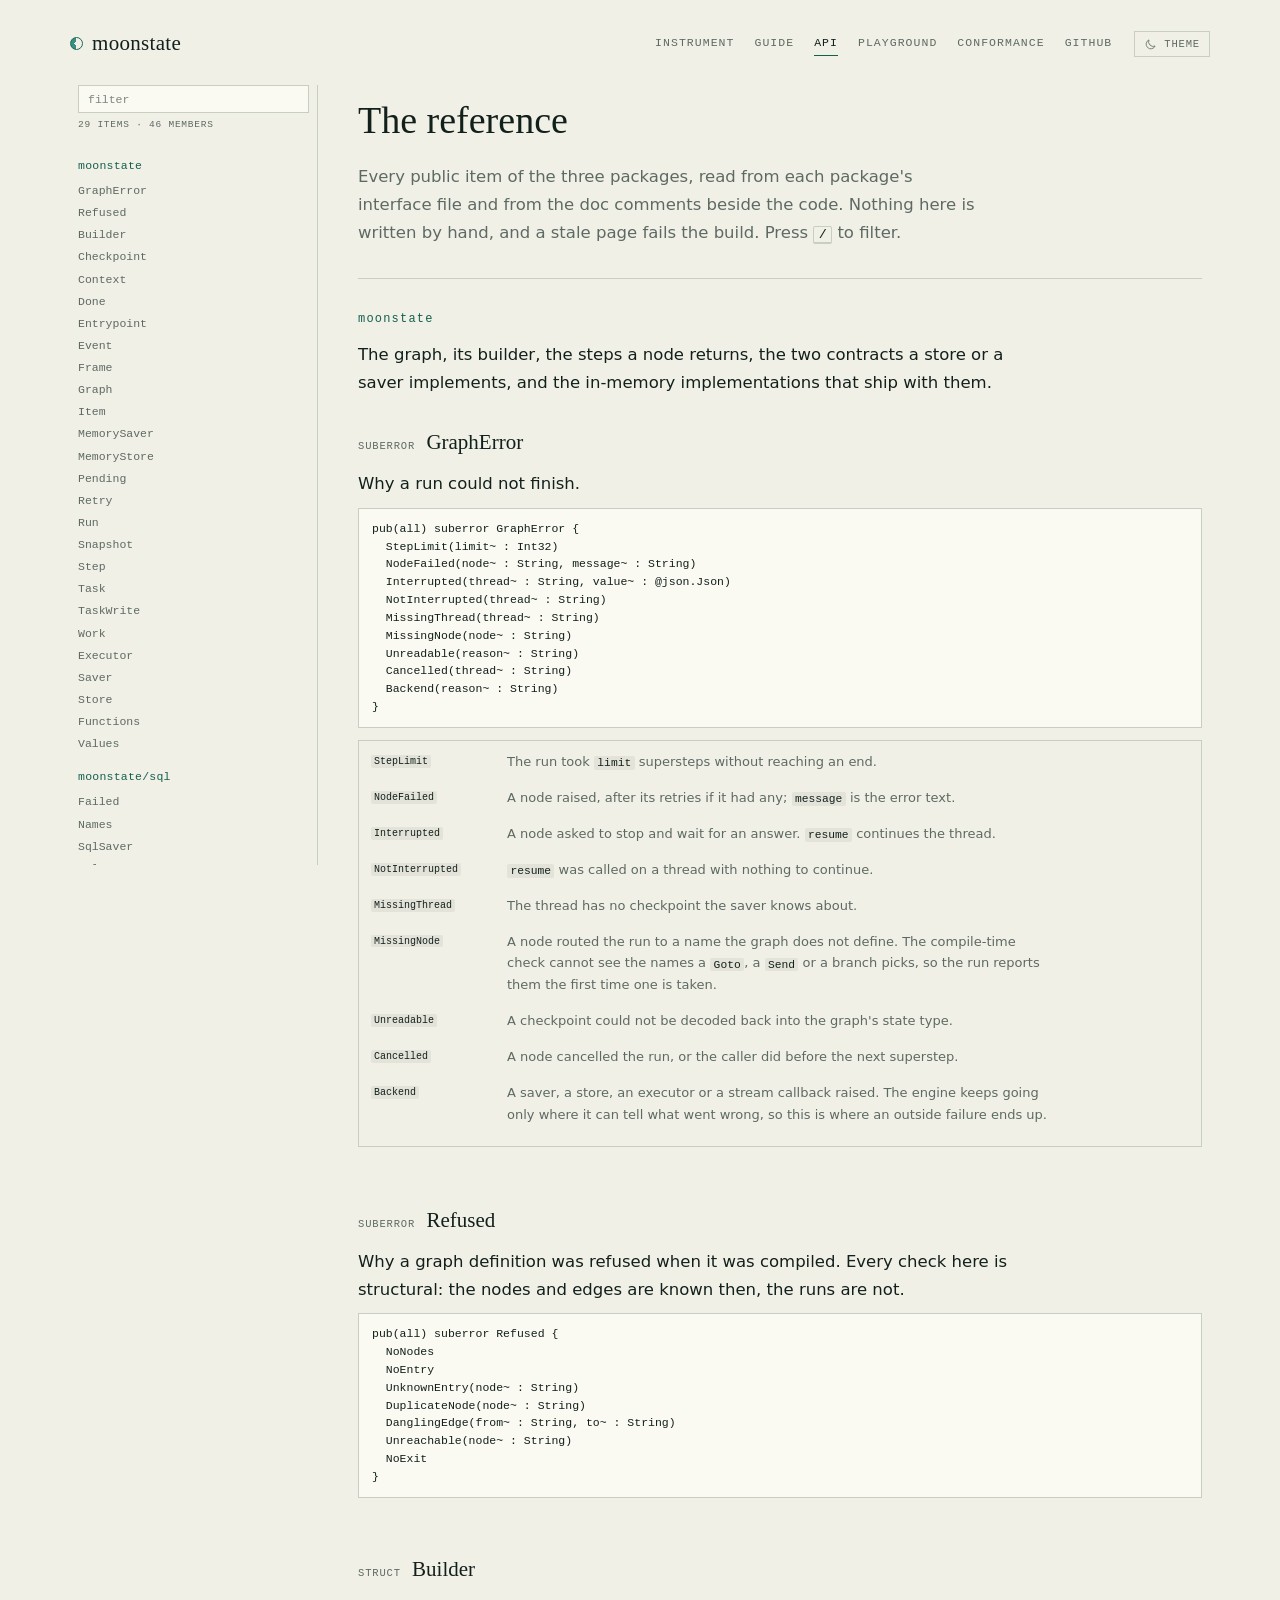
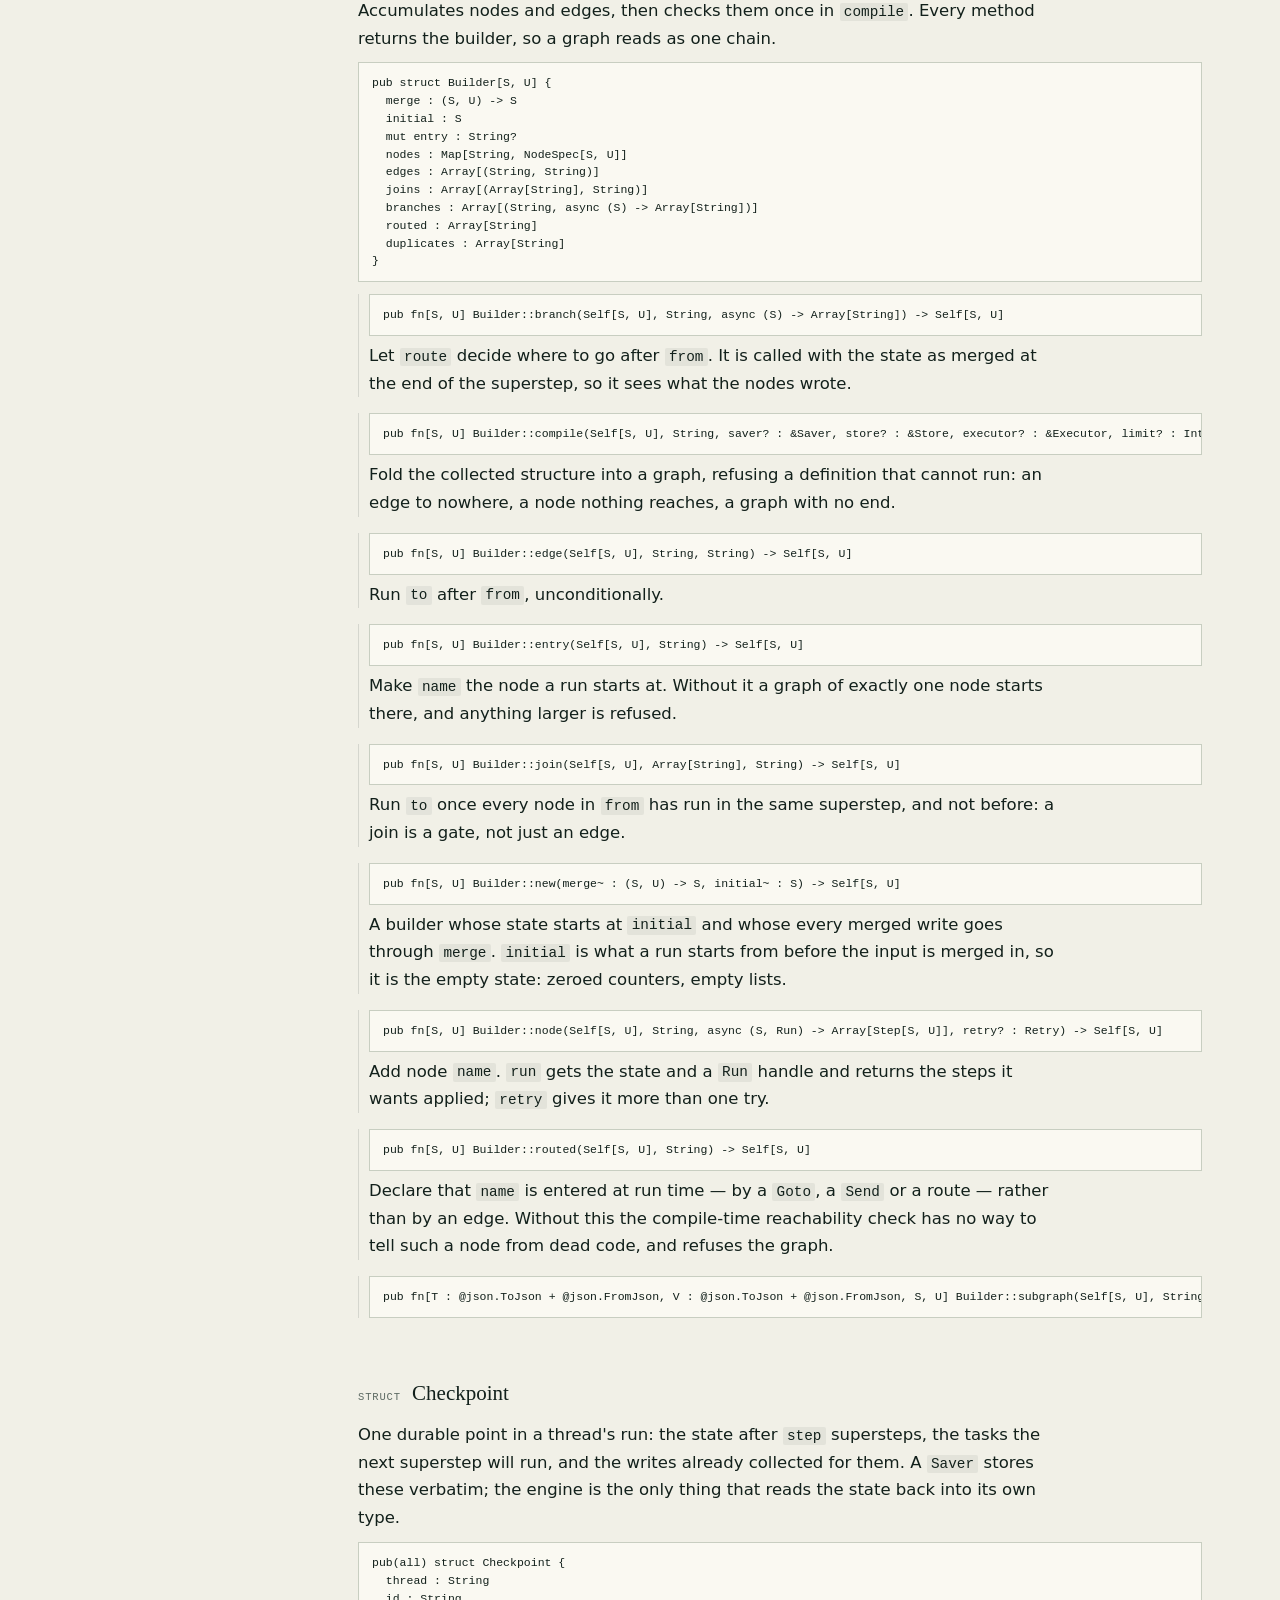
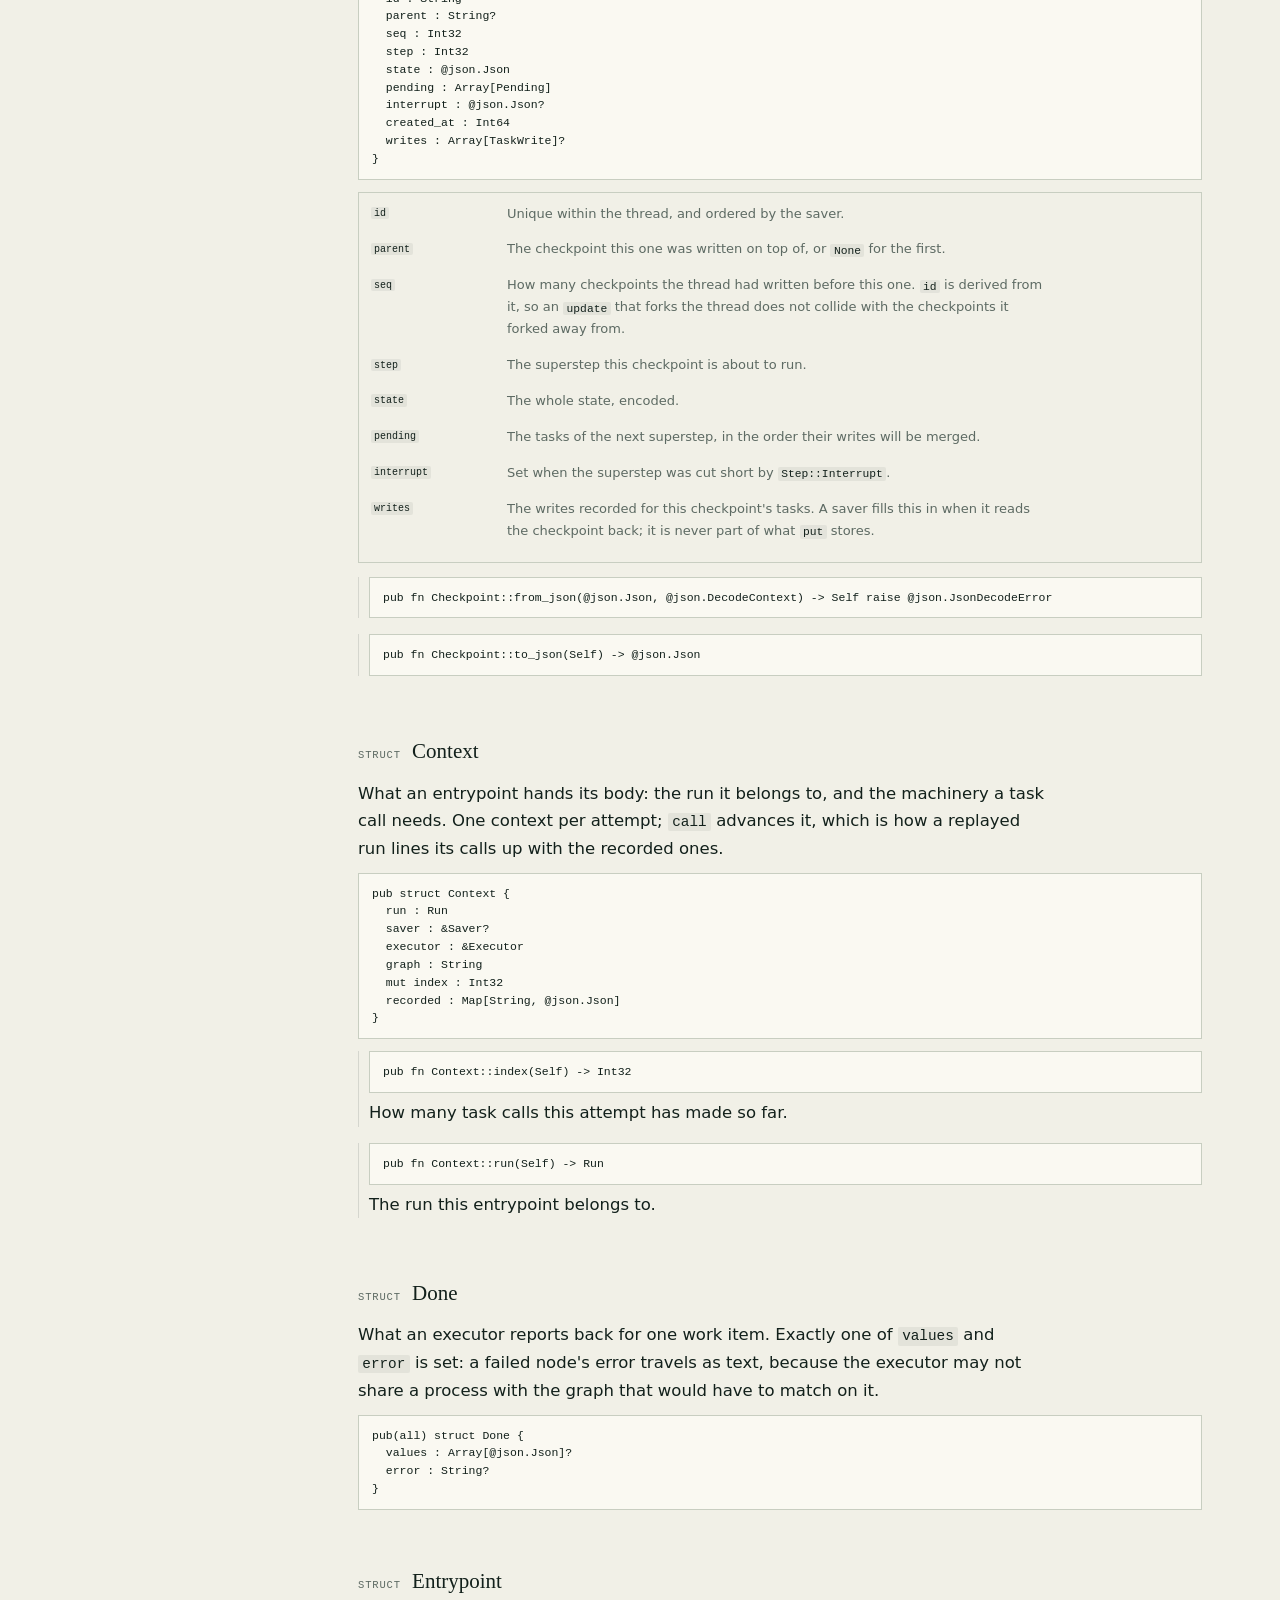
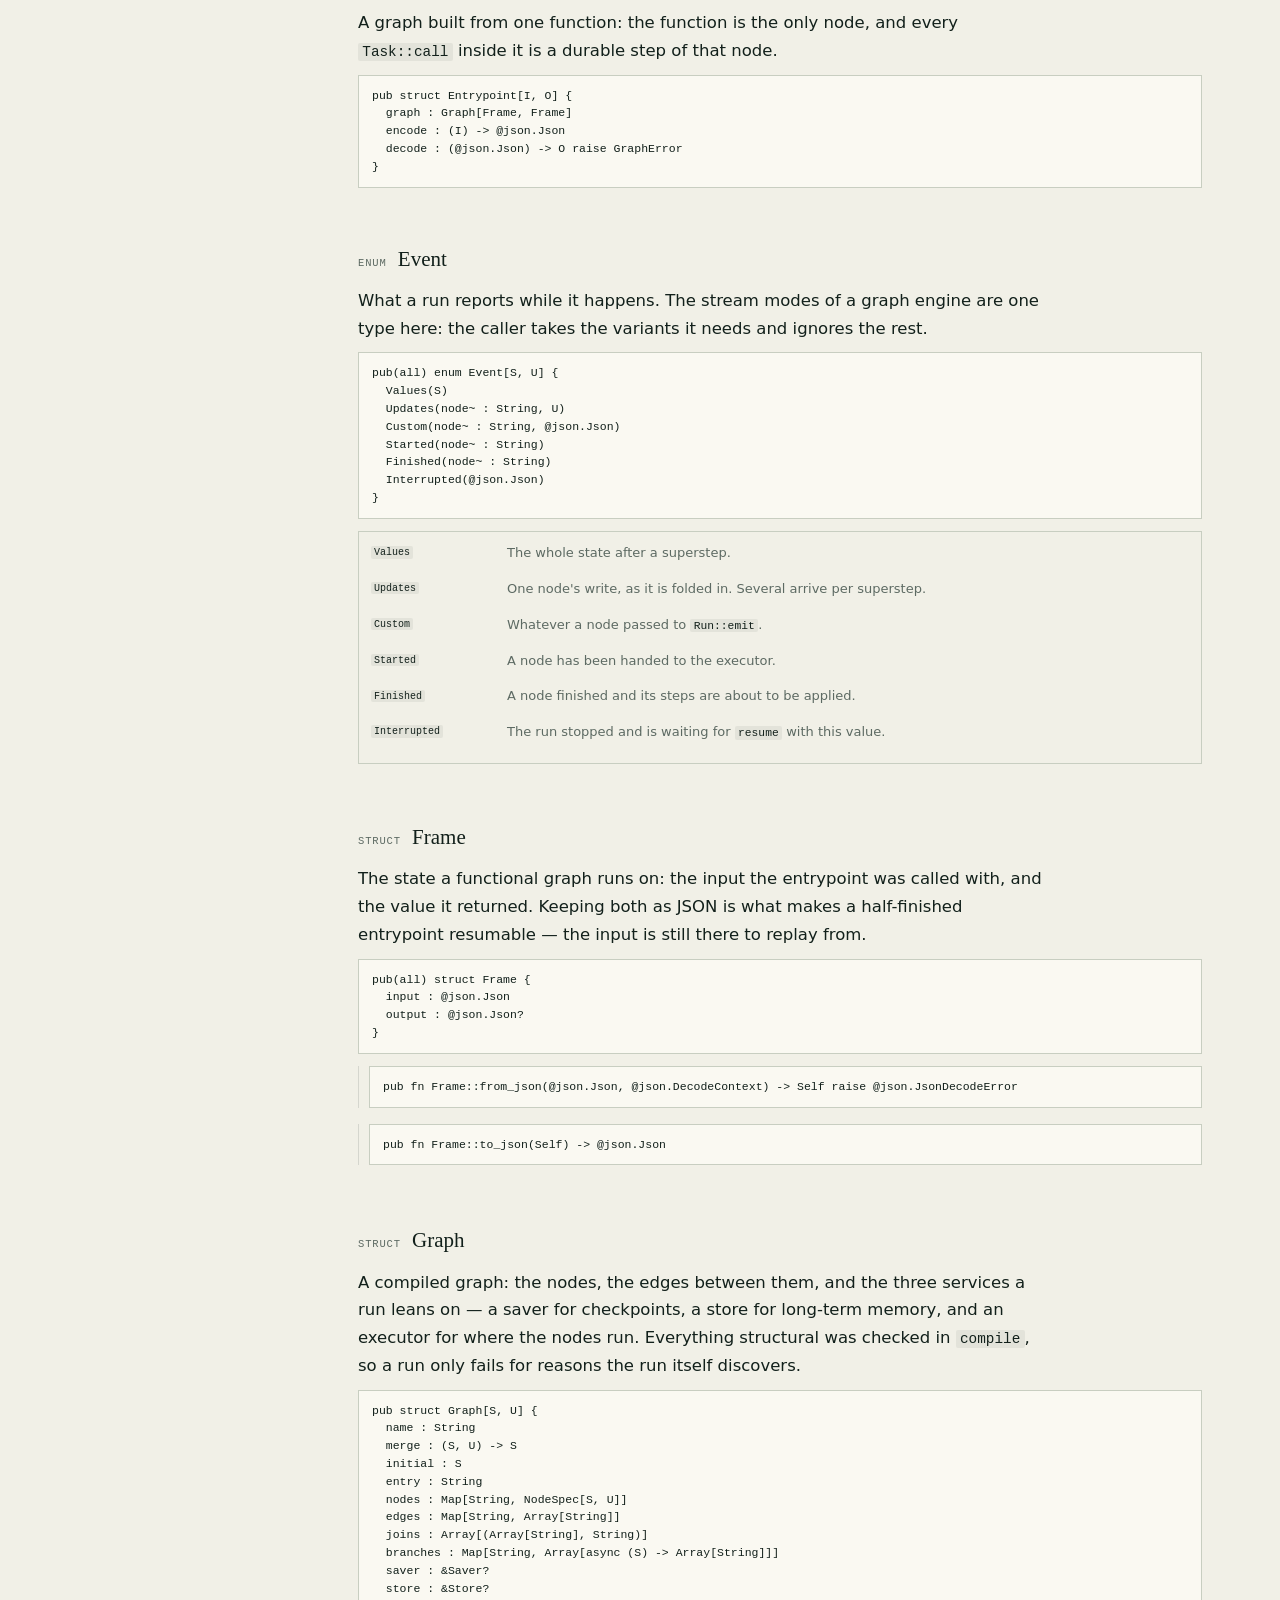
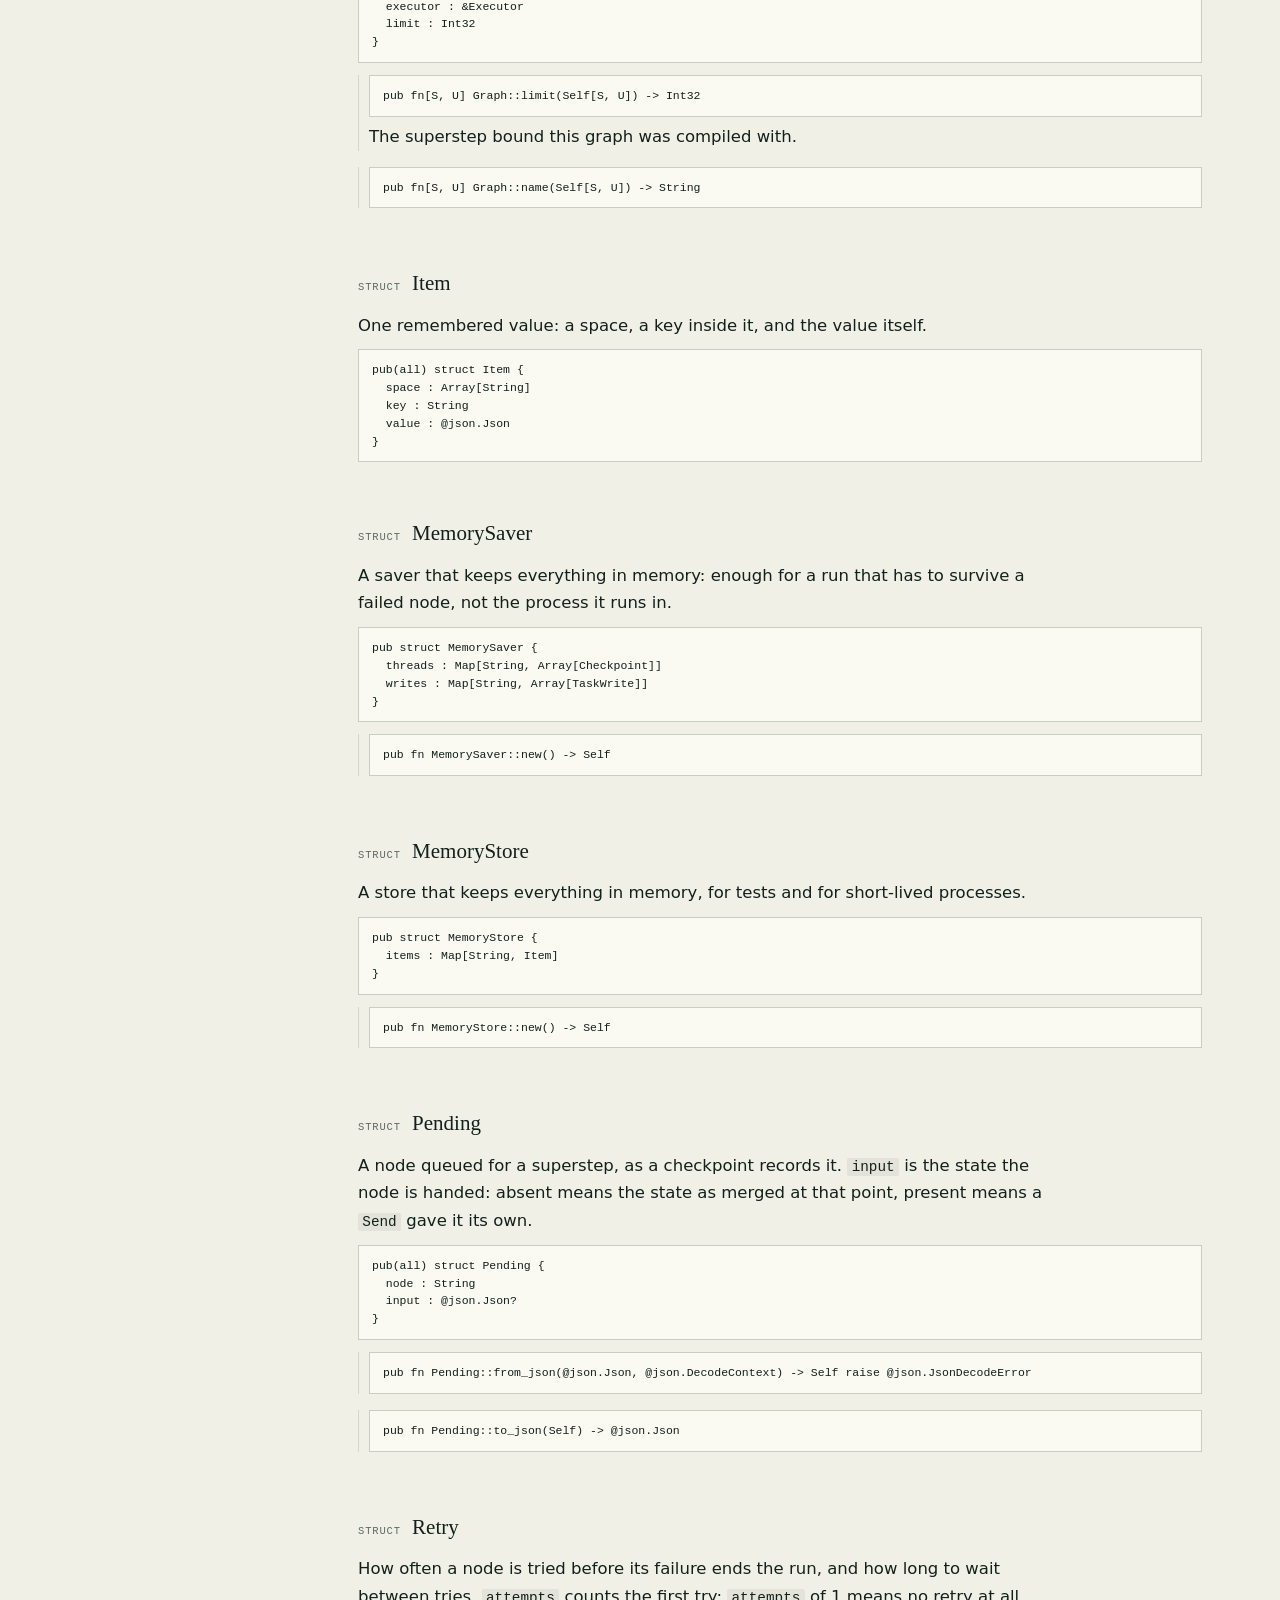
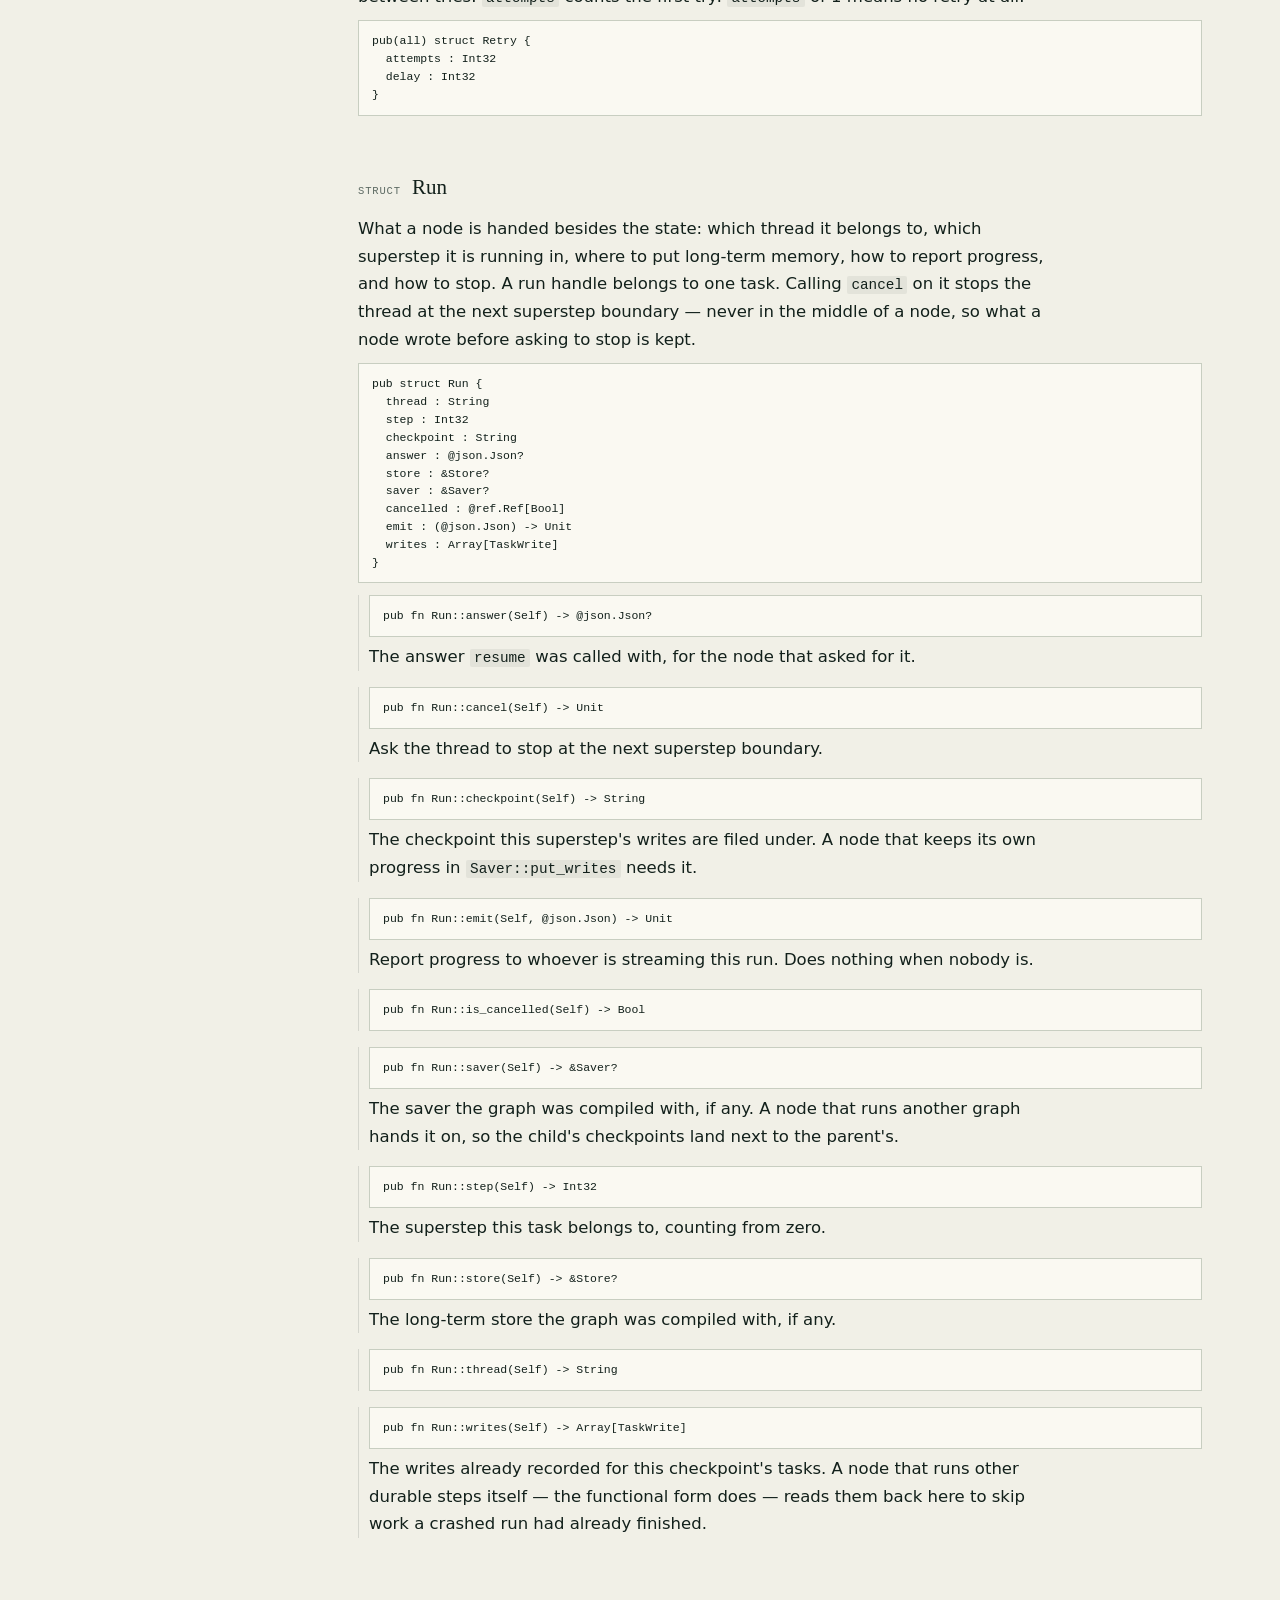
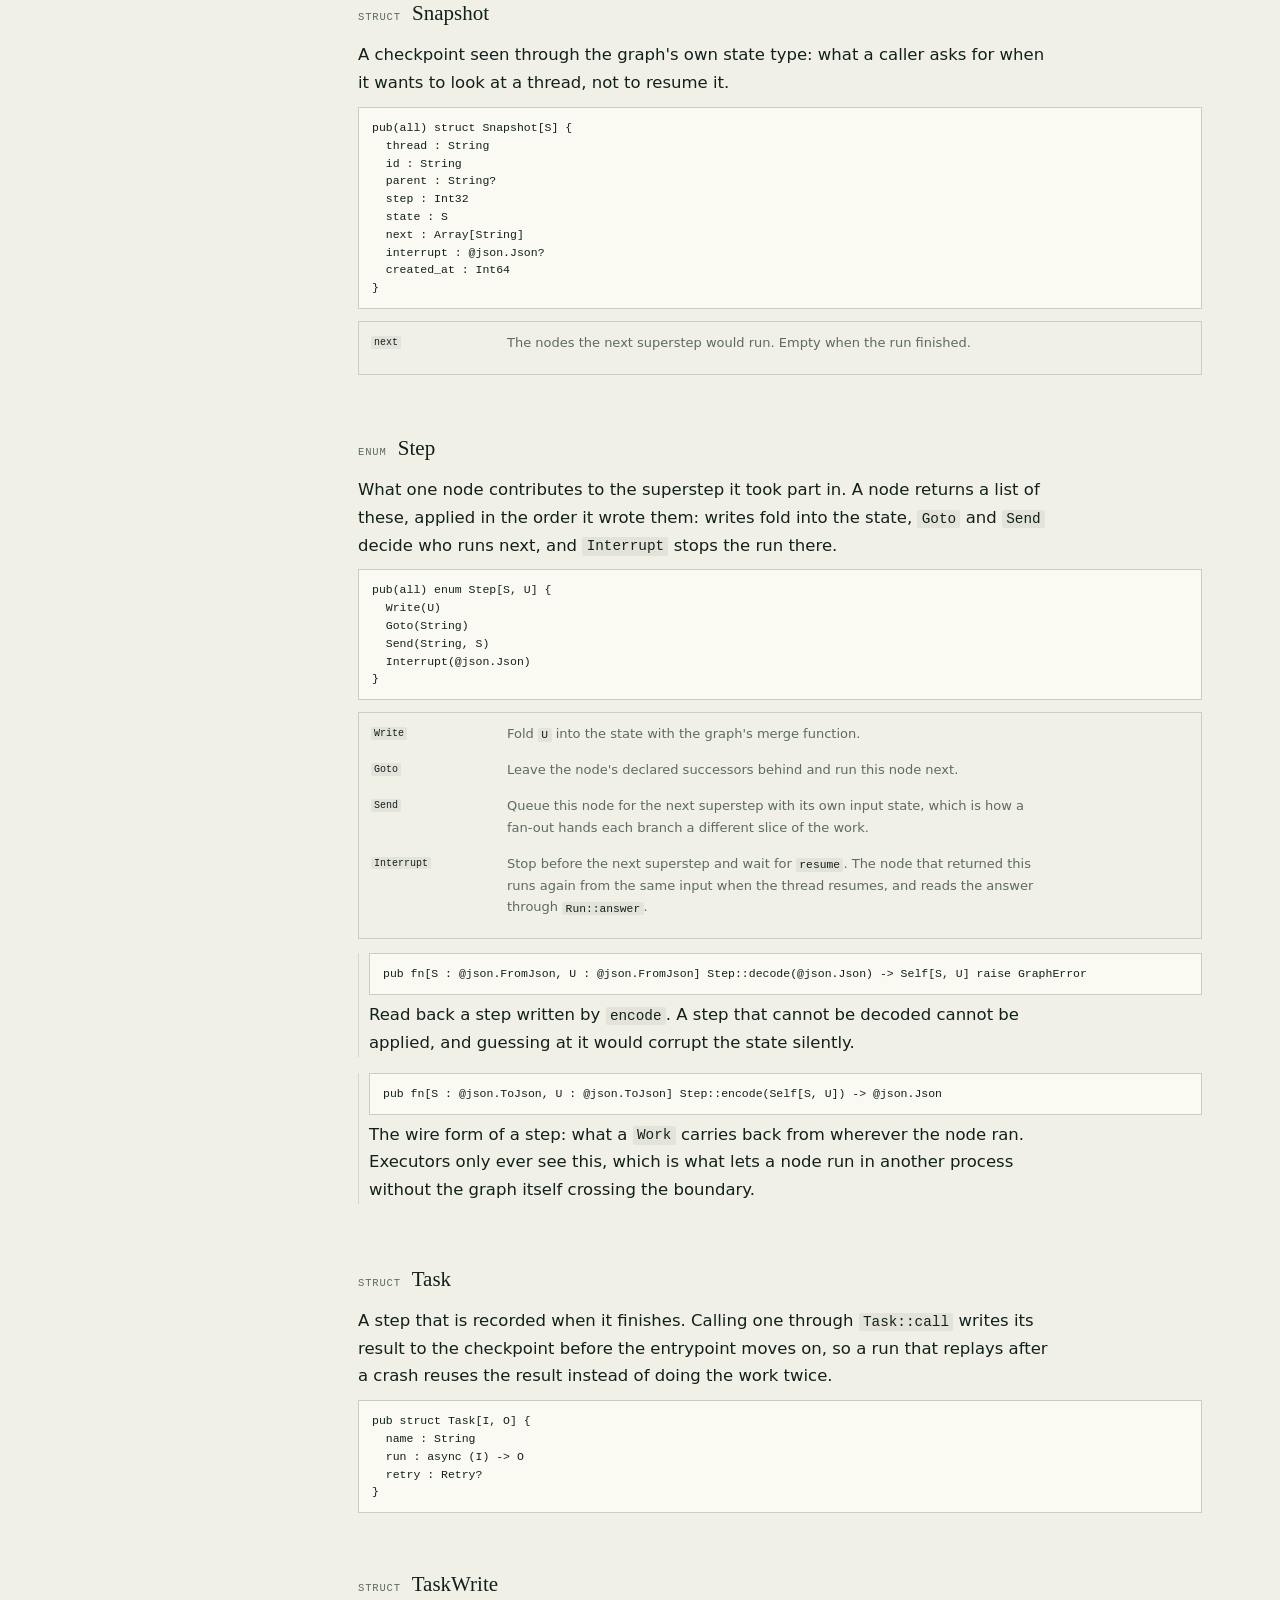
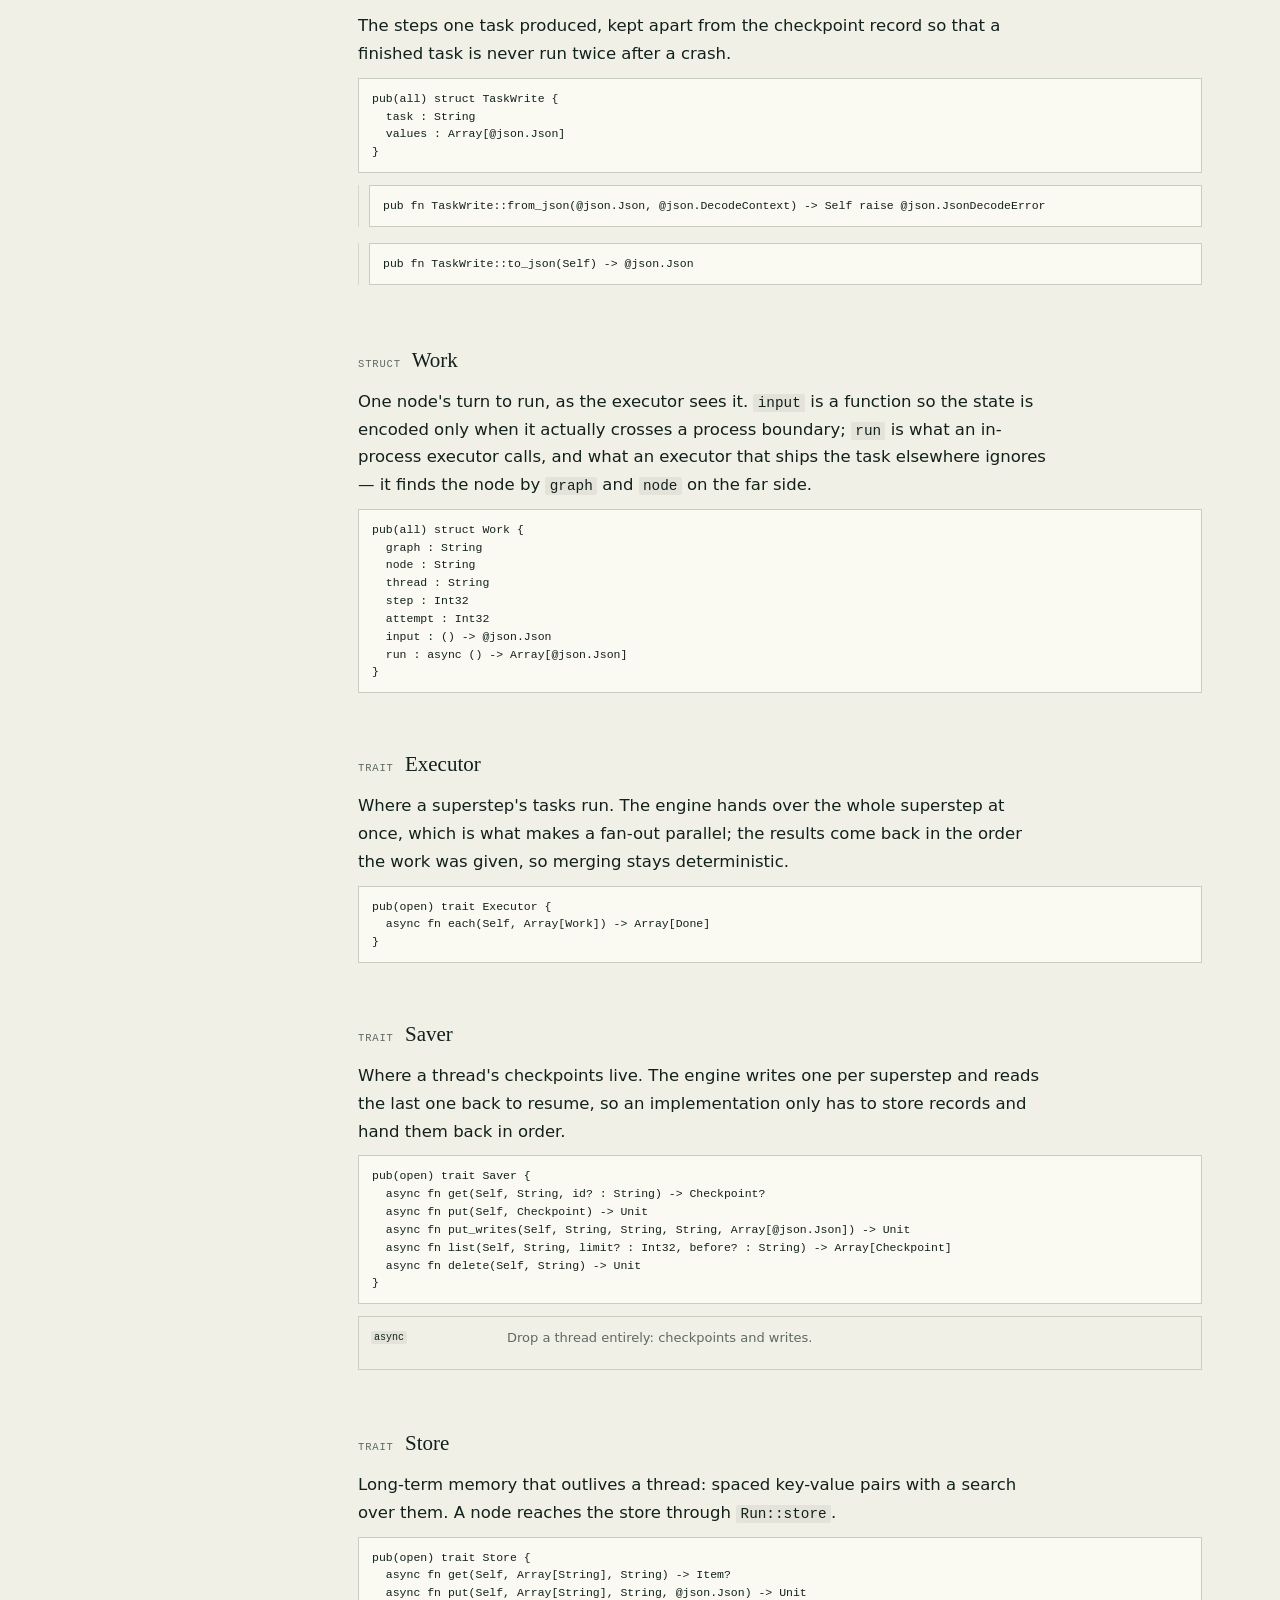
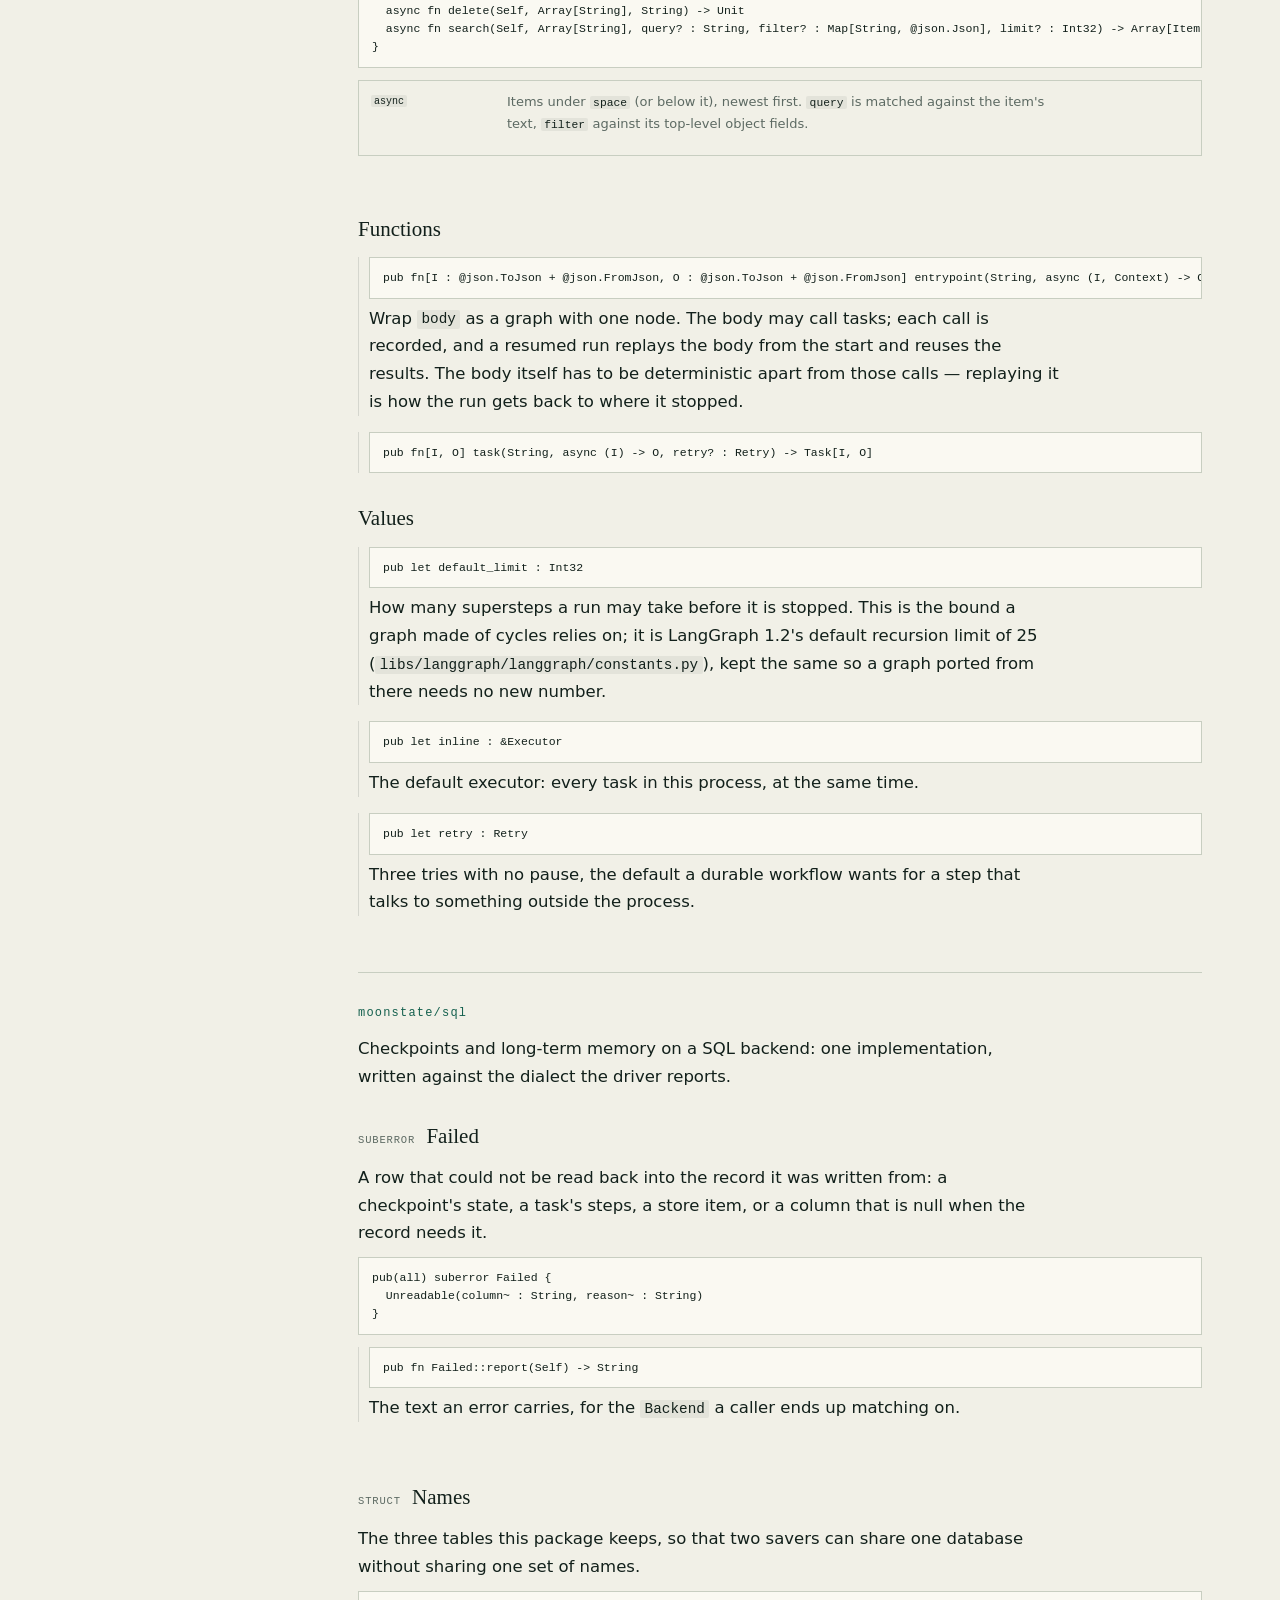
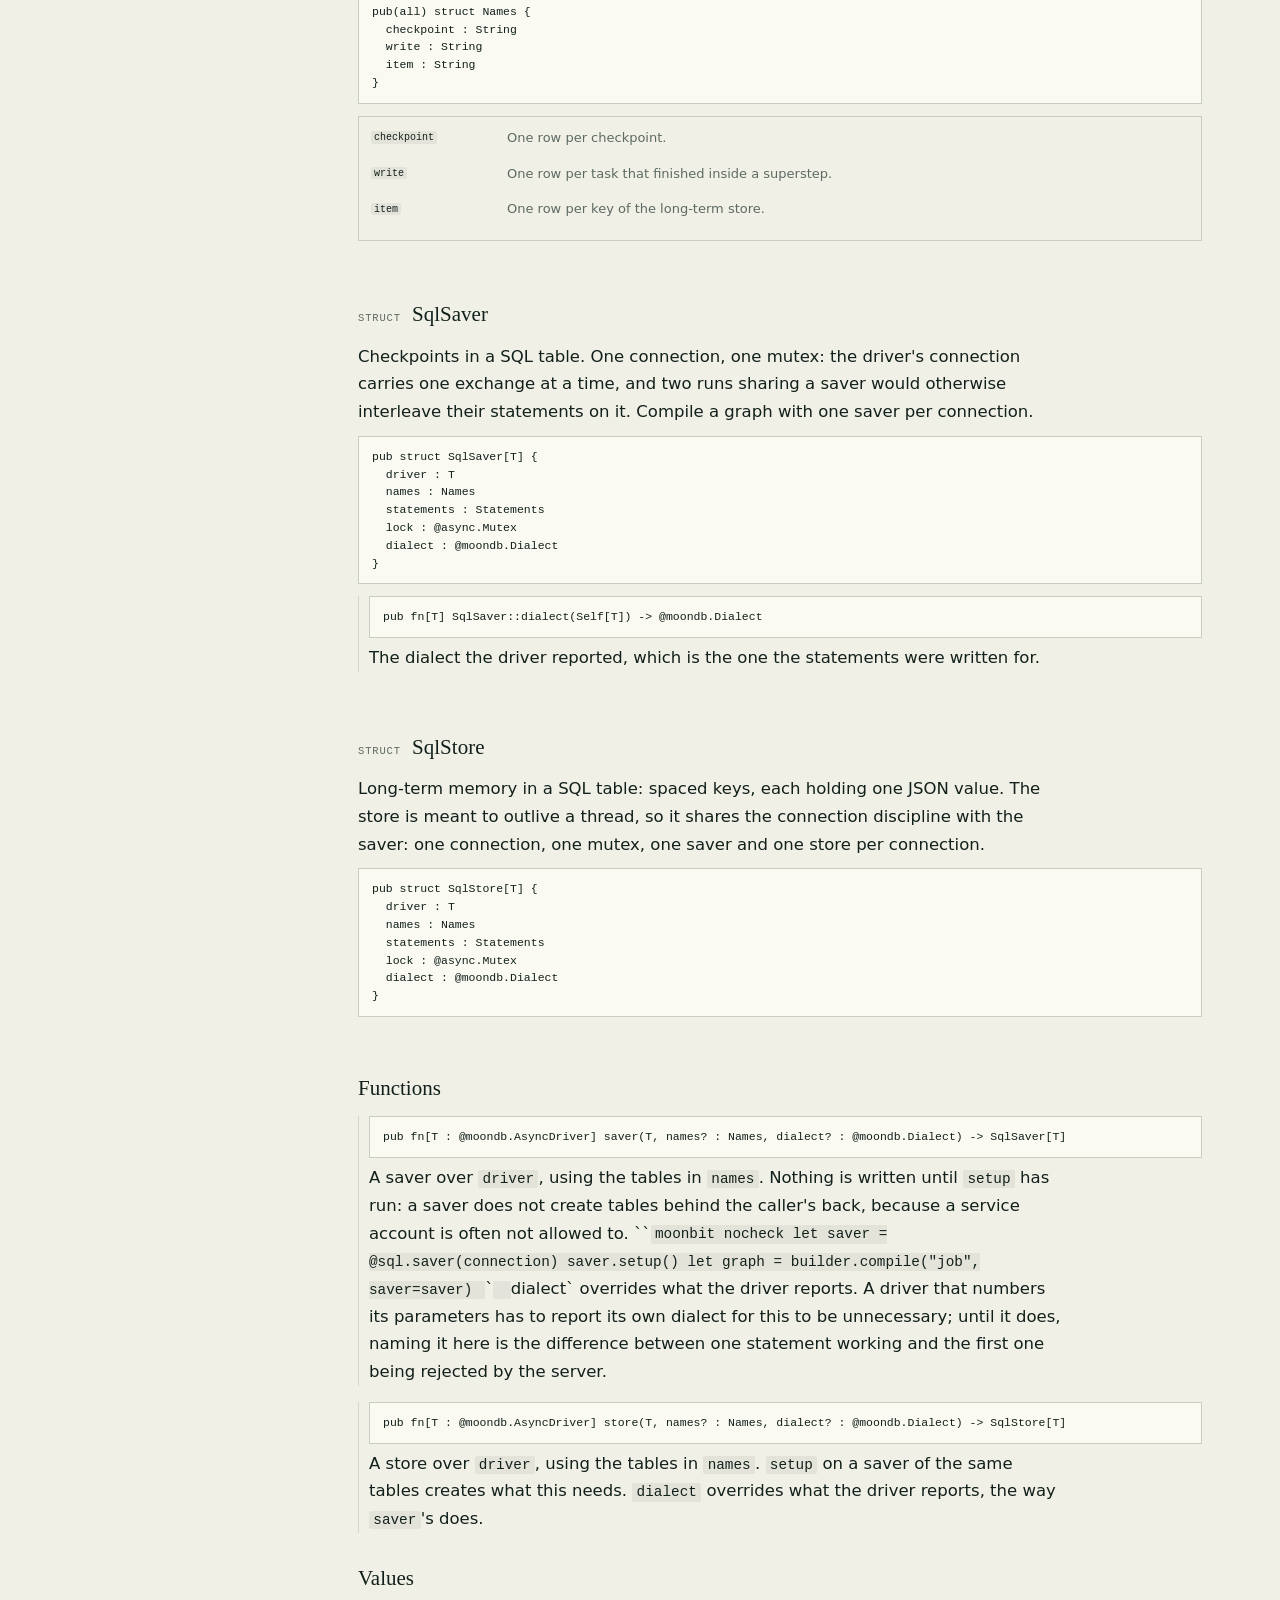
<file: docs/api.html>
<!doctype html>
<html lang="en">
  <head>
    <meta charset="utf-8">
    <meta name="viewport" content="width=device-width, initial-scale=1">
    <title>API — moonstate</title>
    <meta name="description" content="Every public item of moonstate, the sql subpackage and the otel subpackage, generated from the interface files and the doc comments.">
    <link rel="canonical" href="https://moonbitstack.github.io/moonstate/api.html">
    <meta property="og:type" content="website">
    <meta property="og:site_name" content="moonstate">
    <meta property="og:title" content="API — moonstate">
    <meta property="og:description" content="Every public item of moonstate, the sql subpackage and the otel subpackage, generated from the interface files and the doc comments.">
    <meta property="og:url" content="https://moonbitstack.github.io/moonstate/api.html">
    <meta property="og:image" content="https://moonbitstack.github.io/moonstate/og.png">
    <meta property="og:image:width" content="1200">
    <meta property="og:image:height" content="630">
    <meta name="twitter:card" content="summary_large_image">
    <link rel="icon" href="favicon.svg" type="image/svg+xml">
    <link rel="stylesheet" href="assets/instrument.css">
    <link rel="stylesheet" href="assets/pages.css">
    <script src="assets/theme.js"></script>
    <script src="assets/chrome.js" defer></script>
    <script type="module" src="assets/pages.js"></script>
  </head>
  <body class="doc">
    <a class="skip" href="#entries">Skip to the reference</a>
    <header class="top">
      <a class="mark" href="index.html">moonstate</a>
      <nav class="nav" aria-label="The library">
        <a href="index.html">instrument</a>
        <a href="guide.html">guide</a>
        <a href="api.html" aria-current="page">api</a>
        <a href="playground.html">playground</a>
        <a href="conformance.html">conformance</a>
        <a href="https://github.com/moonbitstack/moonstate">github</a>
        <button class="theme" type="button" data-theme-toggle aria-label="Switch to the dark theme">
          <svg data-icon="moon" viewBox="0 0 24 24" fill="none" stroke="currentColor" stroke-width="1.5" aria-hidden="true">
            <path d="M20.5 14.8A8.6 8.6 0 0 1 9.2 3.5a8.6 8.6 0 1 0 11.3 11.3Z"></path>
          </svg>
          <svg data-icon="sun" viewBox="0 0 24 24" fill="none" stroke="currentColor" stroke-width="1.5" aria-hidden="true">
            <circle cx="12" cy="12" r="4"></circle>
            <path d="M12 2.8v2.1M12 19.1v2.1M2.8 12h2.1M19.1 12h2.1M5.5 5.5l1.5 1.5M17 17l1.5 1.5M18.5 5.5 17 7M7 17l-1.5 1.5"></path>
          </svg>
          <span>theme</span>
        </button>
      </nav>
    </header>

    <main class="reference">
      <aside class="rail" aria-label="Packages and items">
        <div class="filter-box">
          <input id="filter" class="filter" type="search" placeholder="filter" aria-label="Filter the reference" spellcheck="false">
          <span class="filter-count" id="filter-count"></span>
        </div>
        <div class="group"><b>moonstate</b>
<a href="#moonstate-grapherror">GraphError</a>
<a href="#moonstate-refused">Refused</a>
<a href="#moonstate-builder">Builder</a>
<a href="#moonstate-checkpoint">Checkpoint</a>
<a href="#moonstate-context">Context</a>
<a href="#moonstate-done">Done</a>
<a href="#moonstate-entrypoint">Entrypoint</a>
<a href="#moonstate-event">Event</a>
<a href="#moonstate-frame">Frame</a>
<a href="#moonstate-graph">Graph</a>
<a href="#moonstate-item">Item</a>
<a href="#moonstate-memorysaver">MemorySaver</a>
<a href="#moonstate-memorystore">MemoryStore</a>
<a href="#moonstate-pending">Pending</a>
<a href="#moonstate-retry">Retry</a>
<a href="#moonstate-run">Run</a>
<a href="#moonstate-snapshot">Snapshot</a>
<a href="#moonstate-step">Step</a>
<a href="#moonstate-task">Task</a>
<a href="#moonstate-taskwrite">TaskWrite</a>
<a href="#moonstate-work">Work</a>
<a href="#moonstate-executor">Executor</a>
<a href="#moonstate-saver">Saver</a>
<a href="#moonstate-store">Store</a>
<a href="#moonstate-functions">Functions</a>
<a href="#moonstate-values">Values</a>
</div>
<div class="group"><b>moonstate/sql</b>
<a href="#sql-failed">Failed</a>
<a href="#sql-names">Names</a>
<a href="#sql-sqlsaver">SqlSaver</a>
<a href="#sql-sqlstore">SqlStore</a>
<a href="#sql-functions">Functions</a>
<a href="#sql-values">Values</a>
</div>
<div class="group"><b>moonstate/otel</b>
<a href="#otel-traced">Traced</a>
<a href="#otel-functions">Functions</a>
</div>
      </aside>
      <div class="entries" id="entries">
        <h1>The reference</h1>
        <p class="note">
          Every public item of the three packages, read from each package's interface file and
          from the doc comments beside the code. Nothing here is written by hand, and a stale page
          fails the build. Press <kbd>/</kbd> to filter.
        </p>
        <section id="moonstate-top"><h2><span class="pkg">moonstate</span></h2><p>The graph, its builder, the steps a node returns, the two contracts a store or a saver implements, and the in-memory implementations that ship with them.</p>
<article id="moonstate-grapherror"><h3><span class="kind">suberror</span> GraphError</h3>
<p>Why a run could not finish.</p>
<pre class="sig"><code>pub(all) suberror GraphError {
  StepLimit(limit~ : Int32)
  NodeFailed(node~ : String, message~ : String)
  Interrupted(thread~ : String, value~ : @json.Json)
  NotInterrupted(thread~ : String)
  MissingThread(thread~ : String)
  MissingNode(node~ : String)
  Unreadable(reason~ : String)
  Cancelled(thread~ : String)
  Backend(reason~ : String)
}</code></pre>
<dl class="fields"><dt><code>StepLimit</code></dt><dd><p> The run took <code>limit</code> supersteps without reaching an end.</p></dd><dt><code>NodeFailed</code></dt><dd><p> A node raised, after its retries if it had any; <code>message</code> is the error text.</p></dd><dt><code>Interrupted</code></dt><dd><p> A node asked to stop and wait for an answer. <code>resume</code> continues the thread.</p></dd><dt><code>NotInterrupted</code></dt><dd><p> <code>resume</code> was called on a thread with nothing to continue.</p></dd><dt><code>MissingThread</code></dt><dd><p> The thread has no checkpoint the saver knows about.</p></dd><dt><code>MissingNode</code></dt><dd><p> A node routed the run to a name the graph does not define. The compile-time check cannot see the names a <code>Goto</code>, a <code>Send</code> or a branch picks, so the run reports them the first time one is taken.</p></dd><dt><code>Unreadable</code></dt><dd><p> A checkpoint could not be decoded back into the graph&#x27;s state type.</p></dd><dt><code>Cancelled</code></dt><dd><p> A node cancelled the run, or the caller did before the next superstep.</p></dd><dt><code>Backend</code></dt><dd><p> A saver, a store, an executor or a stream callback raised. The engine keeps going only where it can tell what went wrong, so this is where an outside failure ends up.</p></dd></dl>
</article>
<article id="moonstate-refused"><h3><span class="kind">suberror</span> Refused</h3>
<p>Why a graph definition was refused when it was compiled. Every check here is structural: the nodes and edges are known then, the runs are not.</p>
<pre class="sig"><code>pub(all) suberror Refused {
  NoNodes
  NoEntry
  UnknownEntry(node~ : String)
  DuplicateNode(node~ : String)
  DanglingEdge(from~ : String, to~ : String)
  Unreachable(node~ : String)
  NoExit
}</code></pre>
</article>
<article id="moonstate-builder"><h3><span class="kind">struct</span> Builder</h3>
<p>Accumulates nodes and edges, then checks them once in <code>compile</code>. Every method returns the builder, so a graph reads as one chain.</p>
<pre class="sig"><code>pub struct Builder[S, U] {
  merge : (S, U) -&gt; S
  initial : S
  mut entry : String?
  nodes : Map[String, NodeSpec[S, U]]
  edges : Array[(String, String)]
  joins : Array[(Array[String], String)]
  branches : Array[(String, async (S) -&gt; Array[String])]
  routed : Array[String]
  duplicates : Array[String]
}</code></pre>
<div class="member" id="moonstate-builder-branch"><pre class="sig"><code>pub fn[S, U] Builder::branch(Self[S, U], String, async (S) -&gt; Array[String]) -&gt; Self[S, U]</code></pre><p>Let <code>route</code> decide where to go after <code>from</code>. It is called with the state as merged at the end of the superstep, so it sees what the nodes wrote.</p></div>
<div class="member" id="moonstate-builder-compile"><pre class="sig"><code>pub fn[S, U] Builder::compile(Self[S, U], String, saver? : &amp;Saver, store? : &amp;Store, executor? : &amp;Executor, limit? : Int32) -&gt; Graph[S, U] raise Refused</code></pre><p>Fold the collected structure into a graph, refusing a definition that cannot run: an edge to nowhere, a node nothing reaches, a graph with no end.</p></div>
<div class="member" id="moonstate-builder-edge"><pre class="sig"><code>pub fn[S, U] Builder::edge(Self[S, U], String, String) -&gt; Self[S, U]</code></pre><p>Run <code>to</code> after <code>from</code>, unconditionally.</p></div>
<div class="member" id="moonstate-builder-entry"><pre class="sig"><code>pub fn[S, U] Builder::entry(Self[S, U], String) -&gt; Self[S, U]</code></pre><p>Make <code>name</code> the node a run starts at. Without it a graph of exactly one node starts there, and anything larger is refused.</p></div>
<div class="member" id="moonstate-builder-join"><pre class="sig"><code>pub fn[S, U] Builder::join(Self[S, U], Array[String], String) -&gt; Self[S, U]</code></pre><p>Run <code>to</code> once every node in <code>from</code> has run in the same superstep, and not before: a join is a gate, not just an edge.</p></div>
<div class="member" id="moonstate-builder-new"><pre class="sig"><code>pub fn[S, U] Builder::new(merge~ : (S, U) -&gt; S, initial~ : S) -&gt; Self[S, U]</code></pre><p>A builder whose state starts at <code>initial</code> and whose every merged write goes through <code>merge</code>. <code>initial</code> is what a run starts from before the input is merged in, so it is the empty state: zeroed counters, empty lists.</p></div>
<div class="member" id="moonstate-builder-node"><pre class="sig"><code>pub fn[S, U] Builder::node(Self[S, U], String, async (S, Run) -&gt; Array[Step[S, U]], retry? : Retry) -&gt; Self[S, U]</code></pre><p>Add node <code>name</code>. <code>run</code> gets the state and a <code>Run</code> handle and returns the steps it wants applied; <code>retry</code> gives it more than one try.</p></div>
<div class="member" id="moonstate-builder-routed"><pre class="sig"><code>pub fn[S, U] Builder::routed(Self[S, U], String) -&gt; Self[S, U]</code></pre><p>Declare that <code>name</code> is entered at run time — by a <code>Goto</code>, a <code>Send</code> or a route — rather than by an edge. Without this the compile-time reachability check has no way to tell such a node from dead code, and refuses the graph.</p></div>
<div class="member" id="moonstate-builder-subgraph"><pre class="sig"><code>pub fn[T : @json.ToJson + @json.FromJson, V : @json.ToJson + @json.FromJson, S, U] Builder::subgraph(Self[S, U], String, Graph[T, V], enter~ : (S) -&gt; T, leave~ : (T) -&gt; U) -&gt; Self[S, U]</code></pre></div>
</article>
<article id="moonstate-checkpoint"><h3><span class="kind">struct</span> Checkpoint</h3>
<p>One durable point in a thread&#x27;s run: the state after <code>step</code> supersteps, the tasks the next superstep will run, and the writes already collected for them. A <code>Saver</code> stores these verbatim; the engine is the only thing that reads the state back into its own type.</p>
<pre class="sig"><code>pub(all) struct Checkpoint {
  thread : String
  id : String
  parent : String?
  seq : Int32
  step : Int32
  state : @json.Json
  pending : Array[Pending]
  interrupt : @json.Json?
  created_at : Int64
  writes : Array[TaskWrite]?
}</code></pre>
<dl class="fields"><dt><code>id</code></dt><dd><p> Unique within the thread, and ordered by the saver.</p></dd><dt><code>parent</code></dt><dd><p> The checkpoint this one was written on top of, or <code>None</code> for the first.</p></dd><dt><code>seq</code></dt><dd><p> How many checkpoints the thread had written before this one. <code>id</code> is derived from it, so an <code>update</code> that forks the thread does not collide with the checkpoints it forked away from.</p></dd><dt><code>step</code></dt><dd><p> The superstep this checkpoint is about to run.</p></dd><dt><code>state</code></dt><dd><p> The whole state, encoded.</p></dd><dt><code>pending</code></dt><dd><p> The tasks of the next superstep, in the order their writes will be merged.</p></dd><dt><code>interrupt</code></dt><dd><p> Set when the superstep was cut short by <code>Step::Interrupt</code>.</p></dd><dt><code>writes</code></dt><dd><p> The writes recorded for this checkpoint&#x27;s tasks. A saver fills this in when it reads the checkpoint back; it is never part of what <code>put</code> stores.</p></dd></dl>
<div class="member" id="moonstate-checkpoint-from_json"><pre class="sig"><code>pub fn Checkpoint::from_json(@json.Json, @json.DecodeContext) -&gt; Self raise @json.JsonDecodeError</code></pre></div>
<div class="member" id="moonstate-checkpoint-to_json"><pre class="sig"><code>pub fn Checkpoint::to_json(Self) -&gt; @json.Json</code></pre></div>
</article>
<article id="moonstate-context"><h3><span class="kind">struct</span> Context</h3>
<p>What an entrypoint hands its body: the run it belongs to, and the machinery a task call needs. One context per attempt; <code>call</code> advances it, which is how a replayed run lines its calls up with the recorded ones.</p>
<pre class="sig"><code>pub struct Context {
  run : Run
  saver : &amp;Saver?
  executor : &amp;Executor
  graph : String
  mut index : Int32
  recorded : Map[String, @json.Json]
}</code></pre>
<div class="member" id="moonstate-context-index"><pre class="sig"><code>pub fn Context::index(Self) -&gt; Int32</code></pre><p>How many task calls this attempt has made so far.</p></div>
<div class="member" id="moonstate-context-run"><pre class="sig"><code>pub fn Context::run(Self) -&gt; Run</code></pre><p>The run this entrypoint belongs to.</p></div>
</article>
<article id="moonstate-done"><h3><span class="kind">struct</span> Done</h3>
<p>What an executor reports back for one work item. Exactly one of <code>values</code> and <code>error</code> is set: a failed node&#x27;s error travels as text, because the executor may not share a process with the graph that would have to match on it.</p>
<pre class="sig"><code>pub(all) struct Done {
  values : Array[@json.Json]?
  error : String?
}</code></pre>
</article>
<article id="moonstate-entrypoint"><h3><span class="kind">struct</span> Entrypoint</h3>
<p>A graph built from one function: the function is the only node, and every <code>Task::call</code> inside it is a durable step of that node.</p>
<pre class="sig"><code>pub struct Entrypoint[I, O] {
  graph : Graph[Frame, Frame]
  encode : (I) -&gt; @json.Json
  decode : (@json.Json) -&gt; O raise GraphError
}</code></pre>
</article>
<article id="moonstate-event"><h3><span class="kind">enum</span> Event</h3>
<p>What a run reports while it happens. The stream modes of a graph engine are one type here: the caller takes the variants it needs and ignores the rest.</p>
<pre class="sig"><code>pub(all) enum Event[S, U] {
  Values(S)
  Updates(node~ : String, U)
  Custom(node~ : String, @json.Json)
  Started(node~ : String)
  Finished(node~ : String)
  Interrupted(@json.Json)
}</code></pre>
<dl class="fields"><dt><code>Values</code></dt><dd><p> The whole state after a superstep.</p></dd><dt><code>Updates</code></dt><dd><p> One node&#x27;s write, as it is folded in. Several arrive per superstep.</p></dd><dt><code>Custom</code></dt><dd><p> Whatever a node passed to <code>Run::emit</code>.</p></dd><dt><code>Started</code></dt><dd><p> A node has been handed to the executor.</p></dd><dt><code>Finished</code></dt><dd><p> A node finished and its steps are about to be applied.</p></dd><dt><code>Interrupted</code></dt><dd><p> The run stopped and is waiting for <code>resume</code> with this value.</p></dd></dl>
</article>
<article id="moonstate-frame"><h3><span class="kind">struct</span> Frame</h3>
<p>The state a functional graph runs on: the input the entrypoint was called with, and the value it returned. Keeping both as JSON is what makes a half-finished entrypoint resumable — the input is still there to replay from.</p>
<pre class="sig"><code>pub(all) struct Frame {
  input : @json.Json
  output : @json.Json?
}</code></pre>
<div class="member" id="moonstate-frame-from_json"><pre class="sig"><code>pub fn Frame::from_json(@json.Json, @json.DecodeContext) -&gt; Self raise @json.JsonDecodeError</code></pre></div>
<div class="member" id="moonstate-frame-to_json"><pre class="sig"><code>pub fn Frame::to_json(Self) -&gt; @json.Json</code></pre></div>
</article>
<article id="moonstate-graph"><h3><span class="kind">struct</span> Graph</h3>
<p>A compiled graph: the nodes, the edges between them, and the three services a run leans on — a saver for checkpoints, a store for long-term memory, and an executor for where the nodes run. Everything structural was checked in <code>compile</code>, so a run only fails for reasons the run itself discovers.</p>
<pre class="sig"><code>pub struct Graph[S, U] {
  name : String
  merge : (S, U) -&gt; S
  initial : S
  entry : String
  nodes : Map[String, NodeSpec[S, U]]
  edges : Map[String, Array[String]]
  joins : Array[(Array[String], String)]
  branches : Map[String, Array[async (S) -&gt; Array[String]]]
  saver : &amp;Saver?
  store : &amp;Store?
  executor : &amp;Executor
  limit : Int32
}</code></pre>
<div class="member" id="moonstate-graph-limit"><pre class="sig"><code>pub fn[S, U] Graph::limit(Self[S, U]) -&gt; Int32</code></pre><p>The superstep bound this graph was compiled with.</p></div>
<div class="member" id="moonstate-graph-name"><pre class="sig"><code>pub fn[S, U] Graph::name(Self[S, U]) -&gt; String</code></pre></div>
</article>
<article id="moonstate-item"><h3><span class="kind">struct</span> Item</h3>
<p>One remembered value: a space, a key inside it, and the value itself.</p>
<pre class="sig"><code>pub(all) struct Item {
  space : Array[String]
  key : String
  value : @json.Json
}</code></pre>
</article>
<article id="moonstate-memorysaver"><h3><span class="kind">struct</span> MemorySaver</h3>
<p>A saver that keeps everything in memory: enough for a run that has to survive a failed node, not the process it runs in.</p>
<pre class="sig"><code>pub struct MemorySaver {
  threads : Map[String, Array[Checkpoint]]
  writes : Map[String, Array[TaskWrite]]
}</code></pre>
<div class="member" id="moonstate-memorysaver-new"><pre class="sig"><code>pub fn MemorySaver::new() -&gt; Self</code></pre></div>
</article>
<article id="moonstate-memorystore"><h3><span class="kind">struct</span> MemoryStore</h3>
<p>A store that keeps everything in memory, for tests and for short-lived processes.</p>
<pre class="sig"><code>pub struct MemoryStore {
  items : Map[String, Item]
}</code></pre>
<div class="member" id="moonstate-memorystore-new"><pre class="sig"><code>pub fn MemoryStore::new() -&gt; Self</code></pre></div>
</article>
<article id="moonstate-pending"><h3><span class="kind">struct</span> Pending</h3>
<p>A node queued for a superstep, as a checkpoint records it. <code>input</code> is the state the node is handed: absent means the state as merged at that point, present means a <code>Send</code> gave it its own.</p>
<pre class="sig"><code>pub(all) struct Pending {
  node : String
  input : @json.Json?
}</code></pre>
<div class="member" id="moonstate-pending-from_json"><pre class="sig"><code>pub fn Pending::from_json(@json.Json, @json.DecodeContext) -&gt; Self raise @json.JsonDecodeError</code></pre></div>
<div class="member" id="moonstate-pending-to_json"><pre class="sig"><code>pub fn Pending::to_json(Self) -&gt; @json.Json</code></pre></div>
</article>
<article id="moonstate-retry"><h3><span class="kind">struct</span> Retry</h3>
<p>How often a node is tried before its failure ends the run, and how long to wait between tries. <code>attempts</code> counts the first try: <code>attempts</code> of 1 means no retry at all.</p>
<pre class="sig"><code>pub(all) struct Retry {
  attempts : Int32
  delay : Int32
}</code></pre>
</article>
<article id="moonstate-run"><h3><span class="kind">struct</span> Run</h3>
<p>What a node is handed besides the state: which thread it belongs to, which superstep it is running in, where to put long-term memory, how to report progress, and how to stop.  A run handle belongs to one task. Calling <code>cancel</code> on it stops the thread at the next superstep boundary — never in the middle of a node, so what a node wrote before asking to stop is kept.</p>
<pre class="sig"><code>pub struct Run {
  thread : String
  step : Int32
  checkpoint : String
  answer : @json.Json?
  store : &amp;Store?
  saver : &amp;Saver?
  cancelled : @ref.Ref[Bool]
  emit : (@json.Json) -&gt; Unit
  writes : Array[TaskWrite]
}</code></pre>
<div class="member" id="moonstate-run-answer"><pre class="sig"><code>pub fn Run::answer(Self) -&gt; @json.Json?</code></pre><p>The answer <code>resume</code> was called with, for the node that asked for it.</p></div>
<div class="member" id="moonstate-run-cancel"><pre class="sig"><code>pub fn Run::cancel(Self) -&gt; Unit</code></pre><p>Ask the thread to stop at the next superstep boundary.</p></div>
<div class="member" id="moonstate-run-checkpoint"><pre class="sig"><code>pub fn Run::checkpoint(Self) -&gt; String</code></pre><p>The checkpoint this superstep&#x27;s writes are filed under. A node that keeps its own progress in <code>Saver::put_writes</code> needs it.</p></div>
<div class="member" id="moonstate-run-emit"><pre class="sig"><code>pub fn Run::emit(Self, @json.Json) -&gt; Unit</code></pre><p>Report progress to whoever is streaming this run. Does nothing when nobody is.</p></div>
<div class="member" id="moonstate-run-is_cancelled"><pre class="sig"><code>pub fn Run::is_cancelled(Self) -&gt; Bool</code></pre></div>
<div class="member" id="moonstate-run-saver"><pre class="sig"><code>pub fn Run::saver(Self) -&gt; &amp;Saver?</code></pre><p>The saver the graph was compiled with, if any. A node that runs another graph hands it on, so the child&#x27;s checkpoints land next to the parent&#x27;s.</p></div>
<div class="member" id="moonstate-run-step"><pre class="sig"><code>pub fn Run::step(Self) -&gt; Int32</code></pre><p>The superstep this task belongs to, counting from zero.</p></div>
<div class="member" id="moonstate-run-store"><pre class="sig"><code>pub fn Run::store(Self) -&gt; &amp;Store?</code></pre><p>The long-term store the graph was compiled with, if any.</p></div>
<div class="member" id="moonstate-run-thread"><pre class="sig"><code>pub fn Run::thread(Self) -&gt; String</code></pre></div>
<div class="member" id="moonstate-run-writes"><pre class="sig"><code>pub fn Run::writes(Self) -&gt; Array[TaskWrite]</code></pre><p>The writes already recorded for this checkpoint&#x27;s tasks. A node that runs other durable steps itself — the functional form does — reads them back here to skip work a crashed run had already finished.</p></div>
</article>
<article id="moonstate-snapshot"><h3><span class="kind">struct</span> Snapshot</h3>
<p>A checkpoint seen through the graph&#x27;s own state type: what a caller asks for when it wants to look at a thread, not to resume it.</p>
<pre class="sig"><code>pub(all) struct Snapshot[S] {
  thread : String
  id : String
  parent : String?
  step : Int32
  state : S
  next : Array[String]
  interrupt : @json.Json?
  created_at : Int64
}</code></pre>
<dl class="fields"><dt><code>next</code></dt><dd><p> The nodes the next superstep would run. Empty when the run finished.</p></dd></dl>
</article>
<article id="moonstate-step"><h3><span class="kind">enum</span> Step</h3>
<p>What one node contributes to the superstep it took part in. A node returns a list of these, applied in the order it wrote them: writes fold into the state, <code>Goto</code> and <code>Send</code> decide who runs next, and <code>Interrupt</code> stops the run there.</p>
<pre class="sig"><code>pub(all) enum Step[S, U] {
  Write(U)
  Goto(String)
  Send(String, S)
  Interrupt(@json.Json)
}</code></pre>
<dl class="fields"><dt><code>Write</code></dt><dd><p> Fold <code>U</code> into the state with the graph&#x27;s merge function.</p></dd><dt><code>Goto</code></dt><dd><p> Leave the node&#x27;s declared successors behind and run this node next.</p></dd><dt><code>Send</code></dt><dd><p> Queue this node for the next superstep with its own input state, which is how a fan-out hands each branch a different slice of the work.</p></dd><dt><code>Interrupt</code></dt><dd><p> Stop before the next superstep and wait for <code>resume</code>. The node that returned this runs again from the same input when the thread resumes, and reads the answer through <code>Run::answer</code>.</p></dd></dl>
<div class="member" id="moonstate-step-decode"><pre class="sig"><code>pub fn[S : @json.FromJson, U : @json.FromJson] Step::decode(@json.Json) -&gt; Self[S, U] raise GraphError</code></pre><p>Read back a step written by <code>encode</code>. A step that cannot be decoded cannot be applied, and guessing at it would corrupt the state silently.</p></div>
<div class="member" id="moonstate-step-encode"><pre class="sig"><code>pub fn[S : @json.ToJson, U : @json.ToJson] Step::encode(Self[S, U]) -&gt; @json.Json</code></pre><p>The wire form of a step: what a <code>Work</code> carries back from wherever the node ran. Executors only ever see this, which is what lets a node run in another process without the graph itself crossing the boundary.</p></div>
</article>
<article id="moonstate-task"><h3><span class="kind">struct</span> Task</h3>
<p>A step that is recorded when it finishes. Calling one through <code>Task::call</code> writes its result to the checkpoint before the entrypoint moves on, so a run that replays after a crash reuses the result instead of doing the work twice.</p>
<pre class="sig"><code>pub struct Task[I, O] {
  name : String
  run : async (I) -&gt; O
  retry : Retry?
}</code></pre>
</article>
<article id="moonstate-taskwrite"><h3><span class="kind">struct</span> TaskWrite</h3>
<p>The steps one task produced, kept apart from the checkpoint record so that a finished task is never run twice after a crash.</p>
<pre class="sig"><code>pub(all) struct TaskWrite {
  task : String
  values : Array[@json.Json]
}</code></pre>
<div class="member" id="moonstate-taskwrite-from_json"><pre class="sig"><code>pub fn TaskWrite::from_json(@json.Json, @json.DecodeContext) -&gt; Self raise @json.JsonDecodeError</code></pre></div>
<div class="member" id="moonstate-taskwrite-to_json"><pre class="sig"><code>pub fn TaskWrite::to_json(Self) -&gt; @json.Json</code></pre></div>
</article>
<article id="moonstate-work"><h3><span class="kind">struct</span> Work</h3>
<p>One node&#x27;s turn to run, as the executor sees it. <code>input</code> is a function so the state is encoded only when it actually crosses a process boundary; <code>run</code> is what an in-process executor calls, and what an executor that ships the task elsewhere ignores — it finds the node by <code>graph</code> and <code>node</code> on the far side.</p>
<pre class="sig"><code>pub(all) struct Work {
  graph : String
  node : String
  thread : String
  step : Int32
  attempt : Int32
  input : () -&gt; @json.Json
  run : async () -&gt; Array[@json.Json]
}</code></pre>
</article>
<article id="moonstate-executor"><h3><span class="kind">trait</span> Executor</h3>
<p>Where a superstep&#x27;s tasks run. The engine hands over the whole superstep at once, which is what makes a fan-out parallel; the results come back in the order the work was given, so merging stays deterministic.</p>
<pre class="sig"><code>pub(open) trait Executor {
  async fn each(Self, Array[Work]) -&gt; Array[Done]
}</code></pre>
</article>
<article id="moonstate-saver"><h3><span class="kind">trait</span> Saver</h3>
<p>Where a thread&#x27;s checkpoints live. The engine writes one per superstep and reads the last one back to resume, so an implementation only has to store records and hand them back in order.</p>
<pre class="sig"><code>pub(open) trait Saver {
  async fn get(Self, String, id? : String) -&gt; Checkpoint?
  async fn put(Self, Checkpoint) -&gt; Unit
  async fn put_writes(Self, String, String, String, Array[@json.Json]) -&gt; Unit
  async fn list(Self, String, limit? : Int32, before? : String) -&gt; Array[Checkpoint]
  async fn delete(Self, String) -&gt; Unit
}</code></pre>
<dl class="fields"><dt><code>async</code></dt><dd><p>Drop a thread entirely: checkpoints and writes.</p></dd></dl>
</article>
<article id="moonstate-store"><h3><span class="kind">trait</span> Store</h3>
<p>Long-term memory that outlives a thread: spaced key-value pairs with a search over them. A node reaches the store through <code>Run::store</code>.</p>
<pre class="sig"><code>pub(open) trait Store {
  async fn get(Self, Array[String], String) -&gt; Item?
  async fn put(Self, Array[String], String, @json.Json) -&gt; Unit
  async fn delete(Self, Array[String], String) -&gt; Unit
  async fn search(Self, Array[String], query? : String, filter? : Map[String, @json.Json], limit? : Int32) -&gt; Array[Item]
}</code></pre>
<dl class="fields"><dt><code>async</code></dt><dd><p>Items under <code>space</code> (or below it), newest first. <code>query</code> is matched against the item&#x27;s text, <code>filter</code> against its top-level object fields.</p></dd></dl>
</article>
<h3 id="moonstate-functions">Functions</h3>
<div class="member" id="moonstate-entrypoint"><pre class="sig"><code>pub fn[I : @json.ToJson + @json.FromJson, O : @json.ToJson + @json.FromJson] entrypoint(String, async (I, Context) -&gt; O, saver? : &amp;Saver, store? : &amp;Store, executor? : &amp;Executor, limit? : Int32) -&gt; Entrypoint[I, O] raise Refused</code></pre><p>Wrap <code>body</code> as a graph with one node. The body may call tasks; each call is recorded, and a resumed run replays the body from the start and reuses the results. The body itself has to be deterministic apart from those calls — replaying it is how the run gets back to where it stopped.</p></div>
<div class="member" id="moonstate-task"><pre class="sig"><code>pub fn[I, O] task(String, async (I) -&gt; O, retry? : Retry) -&gt; Task[I, O]</code></pre></div>
<h3 id="moonstate-values">Values</h3>
<div class="member" id="moonstate-default_limit"><pre class="sig"><code>pub let default_limit : Int32</code></pre><p>How many supersteps a run may take before it is stopped. This is the bound a graph made of cycles relies on; it is LangGraph 1.2&#x27;s default recursion limit of 25 (<code>libs/langgraph/langgraph/constants.py</code>), kept the same so a graph ported from there needs no new number.</p></div>
<div class="member" id="moonstate-inline"><pre class="sig"><code>pub let inline : &amp;Executor</code></pre><p>The default executor: every task in this process, at the same time.</p></div>
<div class="member" id="moonstate-retry"><pre class="sig"><code>pub let retry : Retry</code></pre><p>Three tries with no pause, the default a durable workflow wants for a step that talks to something outside the process.</p></div>
</section>
<section id="sql-top"><h2><span class="pkg">moonstate/sql</span></h2><p>Checkpoints and long-term memory on a SQL backend: one implementation, written against the dialect the driver reports.</p>
<article id="sql-failed"><h3><span class="kind">suberror</span> Failed</h3>
<p>A row that could not be read back into the record it was written from: a checkpoint&#x27;s state, a task&#x27;s steps, a store item, or a column that is null when the record needs it.</p>
<pre class="sig"><code>pub(all) suberror Failed {
  Unreadable(column~ : String, reason~ : String)
}</code></pre>
<div class="member" id="sql-failed-report"><pre class="sig"><code>pub fn Failed::report(Self) -&gt; String</code></pre><p>The text an error carries, for the <code>Backend</code> a caller ends up matching on.</p></div>
</article>
<article id="sql-names"><h3><span class="kind">struct</span> Names</h3>
<p>The three tables this package keeps, so that two savers can share one database without sharing one set of names.</p>
<pre class="sig"><code>pub(all) struct Names {
  checkpoint : String
  write : String
  item : String
}</code></pre>
<dl class="fields"><dt><code>checkpoint</code></dt><dd><p> One row per checkpoint.</p></dd><dt><code>write</code></dt><dd><p> One row per task that finished inside a superstep.</p></dd><dt><code>item</code></dt><dd><p> One row per key of the long-term store.</p></dd></dl>
</article>
<article id="sql-sqlsaver"><h3><span class="kind">struct</span> SqlSaver</h3>
<p>Checkpoints in a SQL table.  One connection, one mutex: the driver&#x27;s connection carries one exchange at a time, and two runs sharing a saver would otherwise interleave their statements on it. Compile a graph with one saver per connection.</p>
<pre class="sig"><code>pub struct SqlSaver[T] {
  driver : T
  names : Names
  statements : Statements
  lock : @async.Mutex
  dialect : @moondb.Dialect
}</code></pre>
<div class="member" id="sql-sqlsaver-dialect"><pre class="sig"><code>pub fn[T] SqlSaver::dialect(Self[T]) -&gt; @moondb.Dialect</code></pre><p>The dialect the driver reported, which is the one the statements were written for.</p></div>
</article>
<article id="sql-sqlstore"><h3><span class="kind">struct</span> SqlStore</h3>
<p>Long-term memory in a SQL table: spaced keys, each holding one JSON value.  The store is meant to outlive a thread, so it shares the connection discipline with the saver: one connection, one mutex, one saver and one store per connection.</p>
<pre class="sig"><code>pub struct SqlStore[T] {
  driver : T
  names : Names
  statements : Statements
  lock : @async.Mutex
  dialect : @moondb.Dialect
}</code></pre>
</article>
<h3 id="sql-functions">Functions</h3>
<div class="member" id="sql-saver"><pre class="sig"><code>pub fn[T : @moondb.AsyncDriver] saver(T, names? : Names, dialect? : @moondb.Dialect) -&gt; SqlSaver[T]</code></pre><p>A saver over <code>driver</code>, using the tables in <code>names</code>. Nothing is written until <code>setup</code> has run: a saver does not create tables behind the caller&#x27;s back, because a service account is often not allowed to.  ``<code>moonbit nocheck let saver = @sql.saver(connection) saver.setup() let graph = builder.compile(&quot;job&quot;, saver=saver) </code>`<code>  </code>dialect` overrides what the driver reports. A driver that numbers its parameters has to report its own dialect for this to be unnecessary; until it does, naming it here is the difference between one statement working and the first one being rejected by the server.</p></div>
<div class="member" id="sql-store"><pre class="sig"><code>pub fn[T : @moondb.AsyncDriver] store(T, names? : Names, dialect? : @moondb.Dialect) -&gt; SqlStore[T]</code></pre><p>A store over <code>driver</code>, using the tables in <code>names</code>. <code>setup</code> on a saver of the same tables creates what this needs.  <code>dialect</code> overrides what the driver reports, the way <code>saver</code>&#x27;s does.</p></div>
<h3 id="sql-values">Values</h3>
<div class="member" id="sql-names"><pre class="sig"><code>pub let names : Names</code></pre><p>The names a saver and a store take when nothing else is asked for.</p></div>
</section>
<section id="otel-top"><h2><span class="pkg">moonstate/otel</span></h2><p>An executor that reports each superstep and each node inside it as a span.</p>
<article id="otel-traced"><h3><span class="kind">struct</span> Traced</h3>
<p>An executor that reports what it runs: one span per superstep, and one child span per node inside that superstep.  A trace follows a thread from superstep to superstep — each superstep span is a child of the previous one — so a run is one trace however many supersteps it takes, and a node&#x27;s span sits under the superstep that ran it. Two threads sharing the executor get two traces, because the chain is kept per thread.</p>
<pre class="sig"><code>pub struct Traced {
  inner : &amp;@moonstate.Executor
  tracer : @trace.Tracer
  now : () -&gt; Int64
  last : Map[String, @trace.TraceContext]
}</code></pre>
<dl class="fields"><dt><code>last</code></dt><dd><p>The span the next superstep of a thread hangs off. Kept per thread, because the engine runs supersteps one at a time but several threads at once.</p></dd></dl>
</article>
<h3 id="otel-functions">Functions</h3>
<div class="member" id="otel-traced"><pre class="sig"><code>pub fn traced(&amp;@moonstate.Executor, tracer~ : @trace.Tracer, now~ : () -&gt; Int64) -&gt; Traced</code></pre><p>Wrap <code>inner</code> so every task it runs is traced. <code>now</code> supplies the nanosecond timestamps; this library does not read a clock of its own, so a replay can run on a timeline the caller chose.</p></div>
</section>
      </div>
    </main>

    <footer class="foot">
      <span>moonbitstack/moonstate</span>
      <a href="https://github.com/moonbitstack/moonstate">the repository</a>
    </footer>
  </body>
</html>
</file>
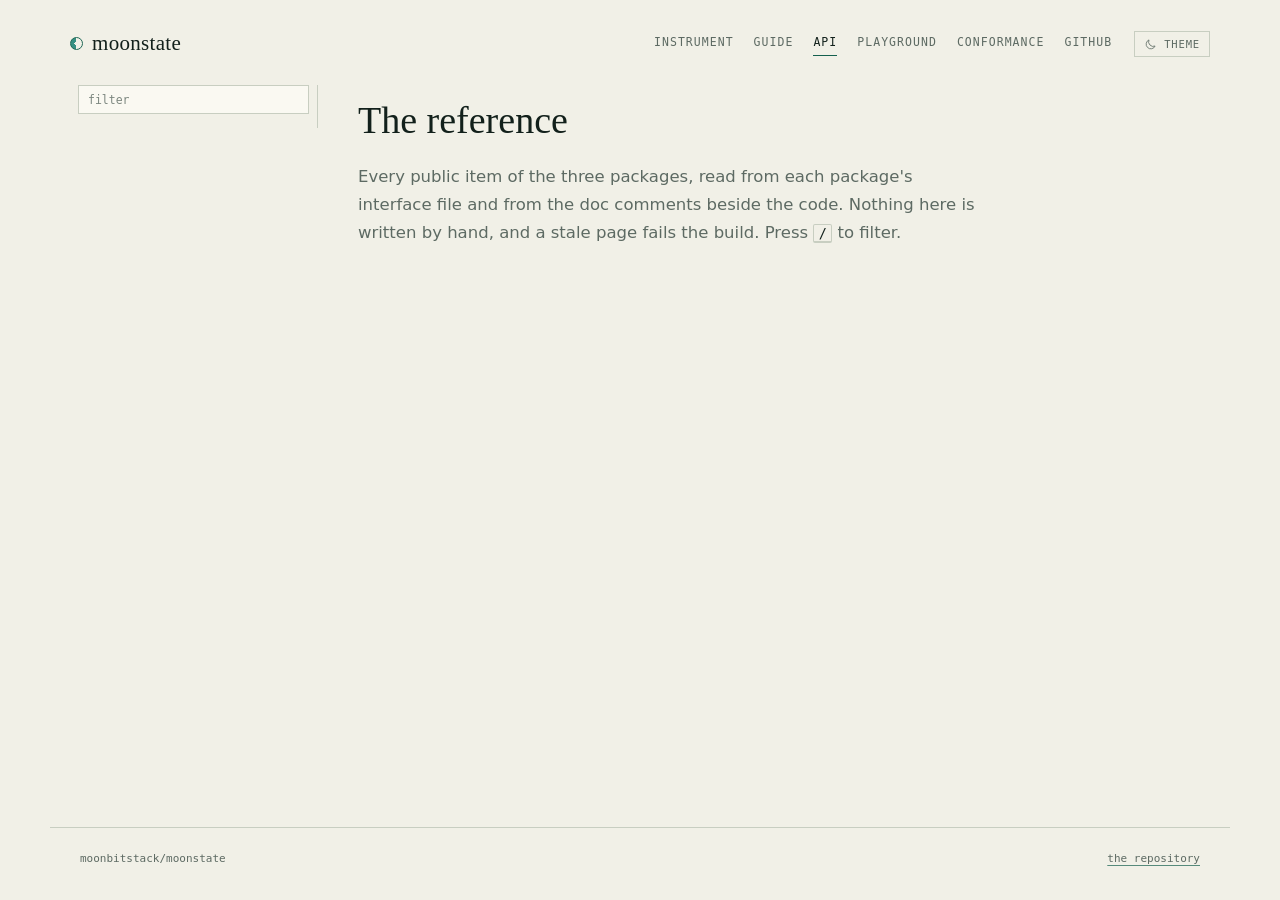
<file: docs/api.template.html>
<!doctype html>
<html lang="en">
  <head>
    <meta charset="utf-8">
    <meta name="viewport" content="width=device-width, initial-scale=1">
    <title>API — moonstate</title>
    <meta name="description" content="Every public item of moonstate, the sql subpackage and the otel subpackage, generated from the interface files and the doc comments.">
    <link rel="canonical" href="https://moonbitstack.github.io/moonstate/api.html">
    <meta property="og:type" content="website">
    <meta property="og:site_name" content="moonstate">
    <meta property="og:title" content="API — moonstate">
    <meta property="og:description" content="Every public item of moonstate, the sql subpackage and the otel subpackage, generated from the interface files and the doc comments.">
    <meta property="og:url" content="https://moonbitstack.github.io/moonstate/api.html">
    <meta property="og:image" content="https://moonbitstack.github.io/moonstate/og.png">
    <meta property="og:image:width" content="1200">
    <meta property="og:image:height" content="630">
    <meta name="twitter:card" content="summary_large_image">
    <link rel="icon" href="favicon.svg" type="image/svg+xml">
    <link rel="stylesheet" href="assets/instrument.css">
    <link rel="stylesheet" href="assets/pages.css">
    <script src="assets/theme.js"></script>
    <script src="assets/chrome.js" defer></script>
    <script type="module" src="assets/pages.js"></script>
  </head>
  <body class="doc">
    <a class="skip" href="#entries">Skip to the reference</a>
    <header class="top">
      <a class="mark" href="index.html">moonstate</a>
      <nav class="nav" aria-label="The library">
        <a href="index.html">instrument</a>
        <a href="guide.html">guide</a>
        <a href="api.html" aria-current="page">api</a>
        <a href="playground.html">playground</a>
        <a href="conformance.html">conformance</a>
        <a href="https://github.com/moonbitstack/moonstate">github</a>
        <button class="theme" type="button" data-theme-toggle aria-label="Switch to the dark theme">
          <svg data-icon="moon" viewBox="0 0 24 24" fill="none" stroke="currentColor" stroke-width="1.5" aria-hidden="true">
            <path d="M20.5 14.8A8.6 8.6 0 0 1 9.2 3.5a8.6 8.6 0 1 0 11.3 11.3Z"></path>
          </svg>
          <svg data-icon="sun" viewBox="0 0 24 24" fill="none" stroke="currentColor" stroke-width="1.5" aria-hidden="true">
            <circle cx="12" cy="12" r="4"></circle>
            <path d="M12 2.8v2.1M12 19.1v2.1M2.8 12h2.1M19.1 12h2.1M5.5 5.5l1.5 1.5M17 17l1.5 1.5M18.5 5.5 17 7M7 17l-1.5 1.5"></path>
          </svg>
          <span>theme</span>
        </button>
      </nav>
    </header>

    <main class="reference">
      <aside class="rail" aria-label="Packages and items">
        <div class="filter-box">
          <input id="filter" class="filter" type="search" placeholder="filter" aria-label="Filter the reference" spellcheck="false">
          <span class="filter-count" id="filter-count"></span>
        </div>
        <!-- nav -->
      </aside>
      <div class="entries" id="entries">
        <h1>The reference</h1>
        <p class="note">
          Every public item of the three packages, read from each package's interface file and
          from the doc comments beside the code. Nothing here is written by hand, and a stale page
          fails the build. Press <kbd>/</kbd> to filter.
        </p>
        <!-- body -->
      </div>
    </main>

    <footer class="foot">
      <span>moonbitstack/moonstate</span>
      <a href="https://github.com/moonbitstack/moonstate">the repository</a>
    </footer>
  </body>
</html>
</file>
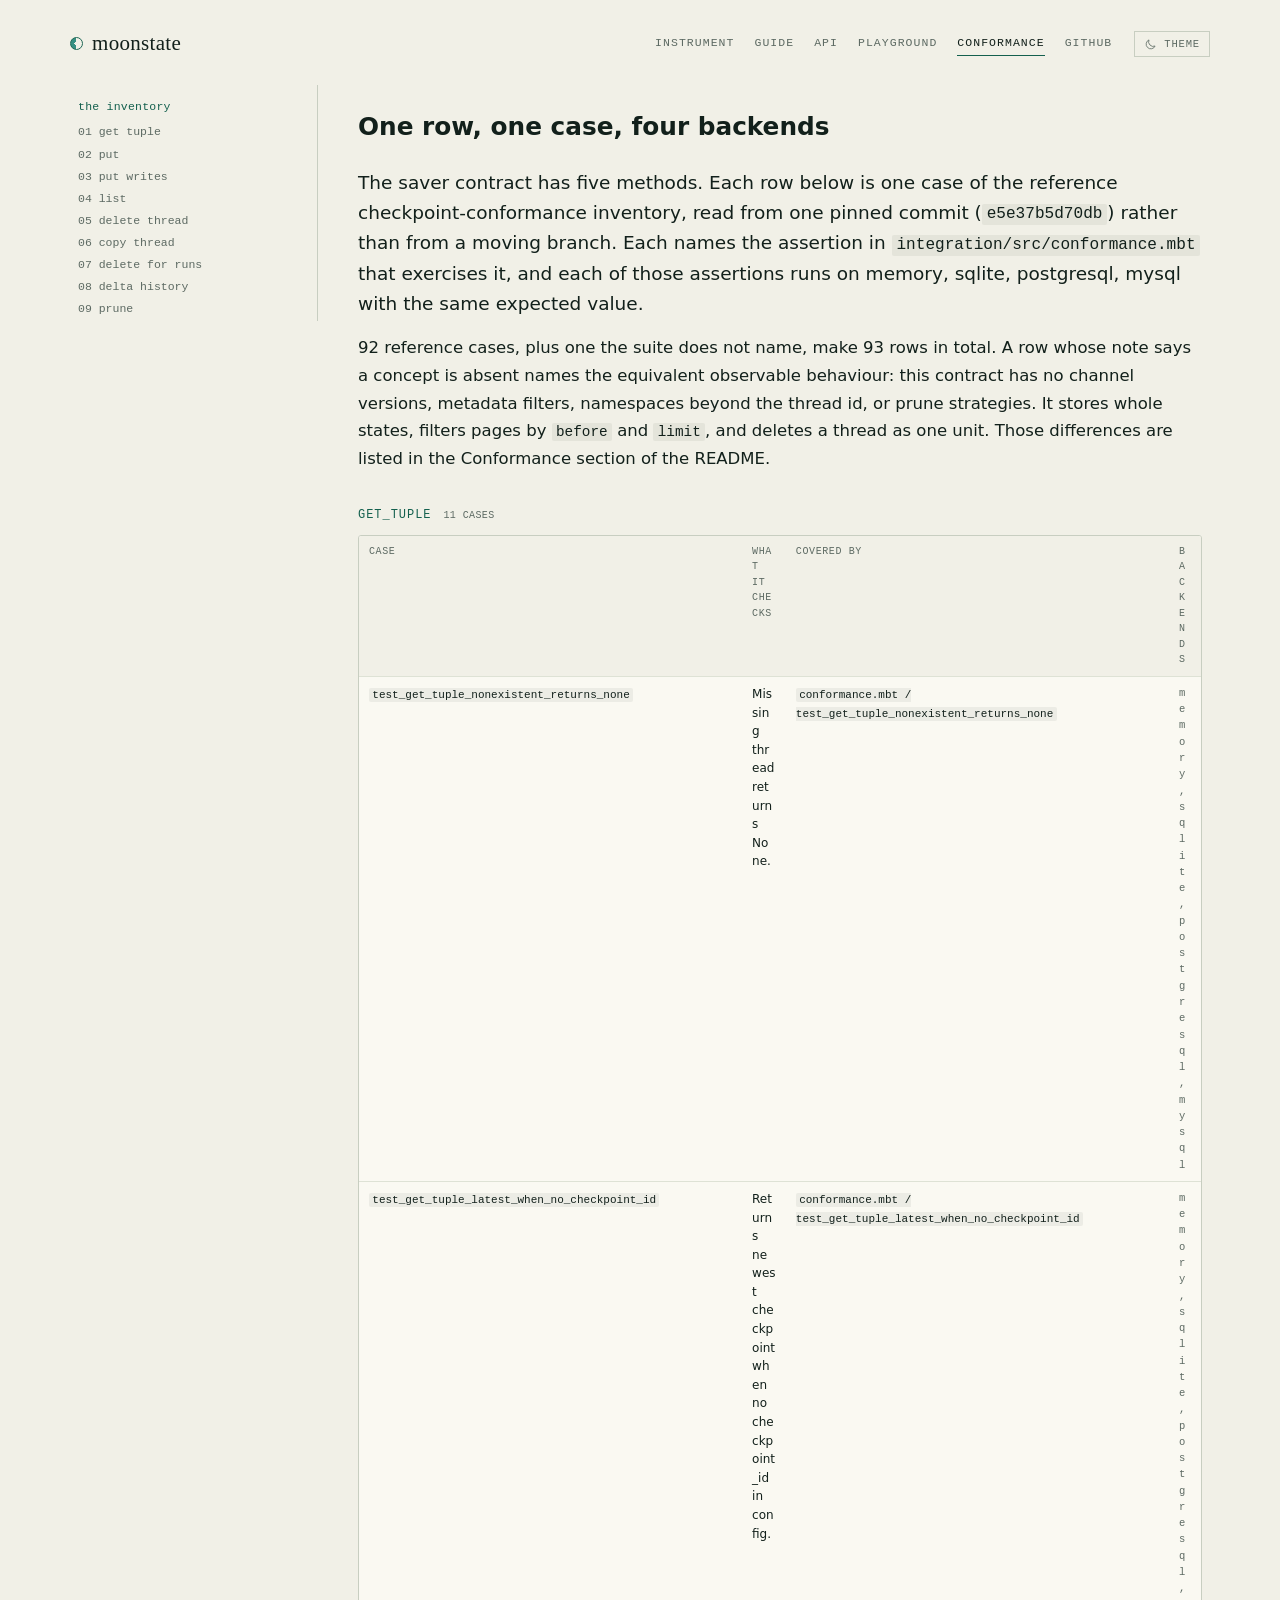
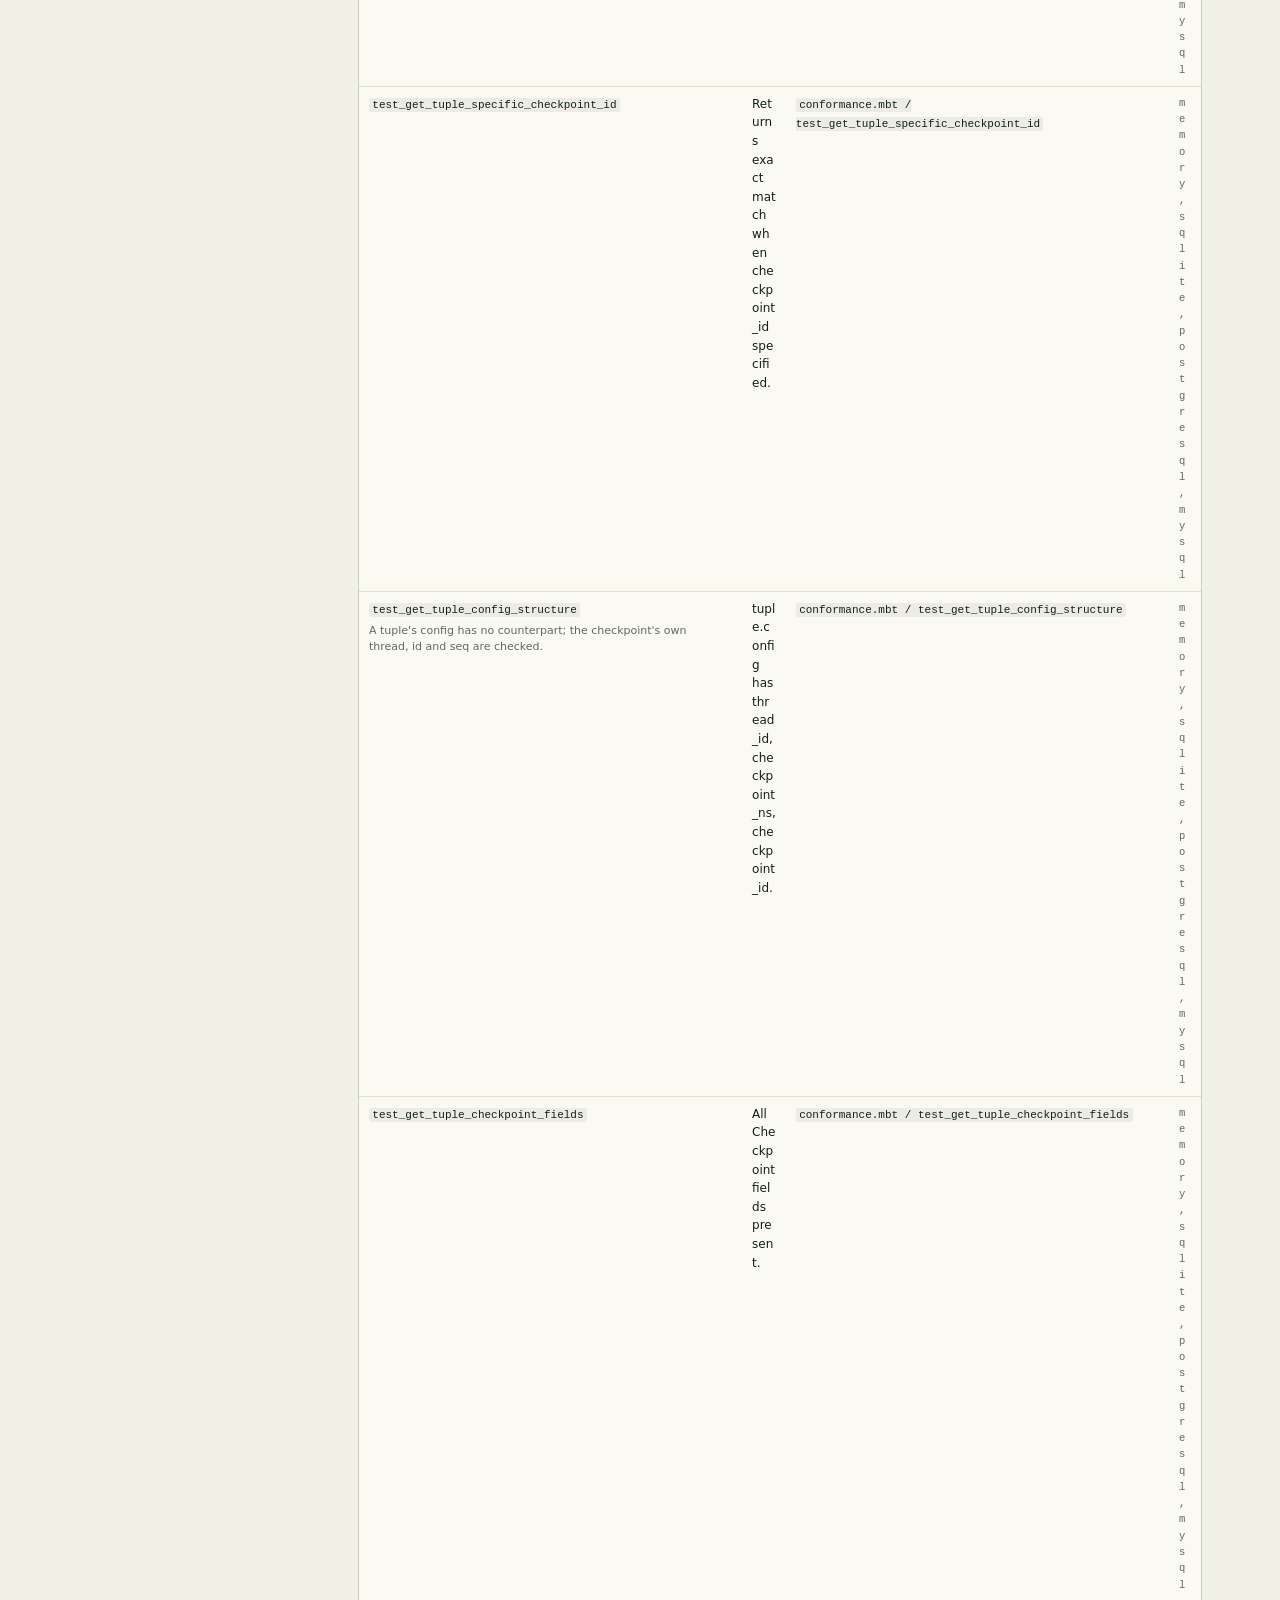
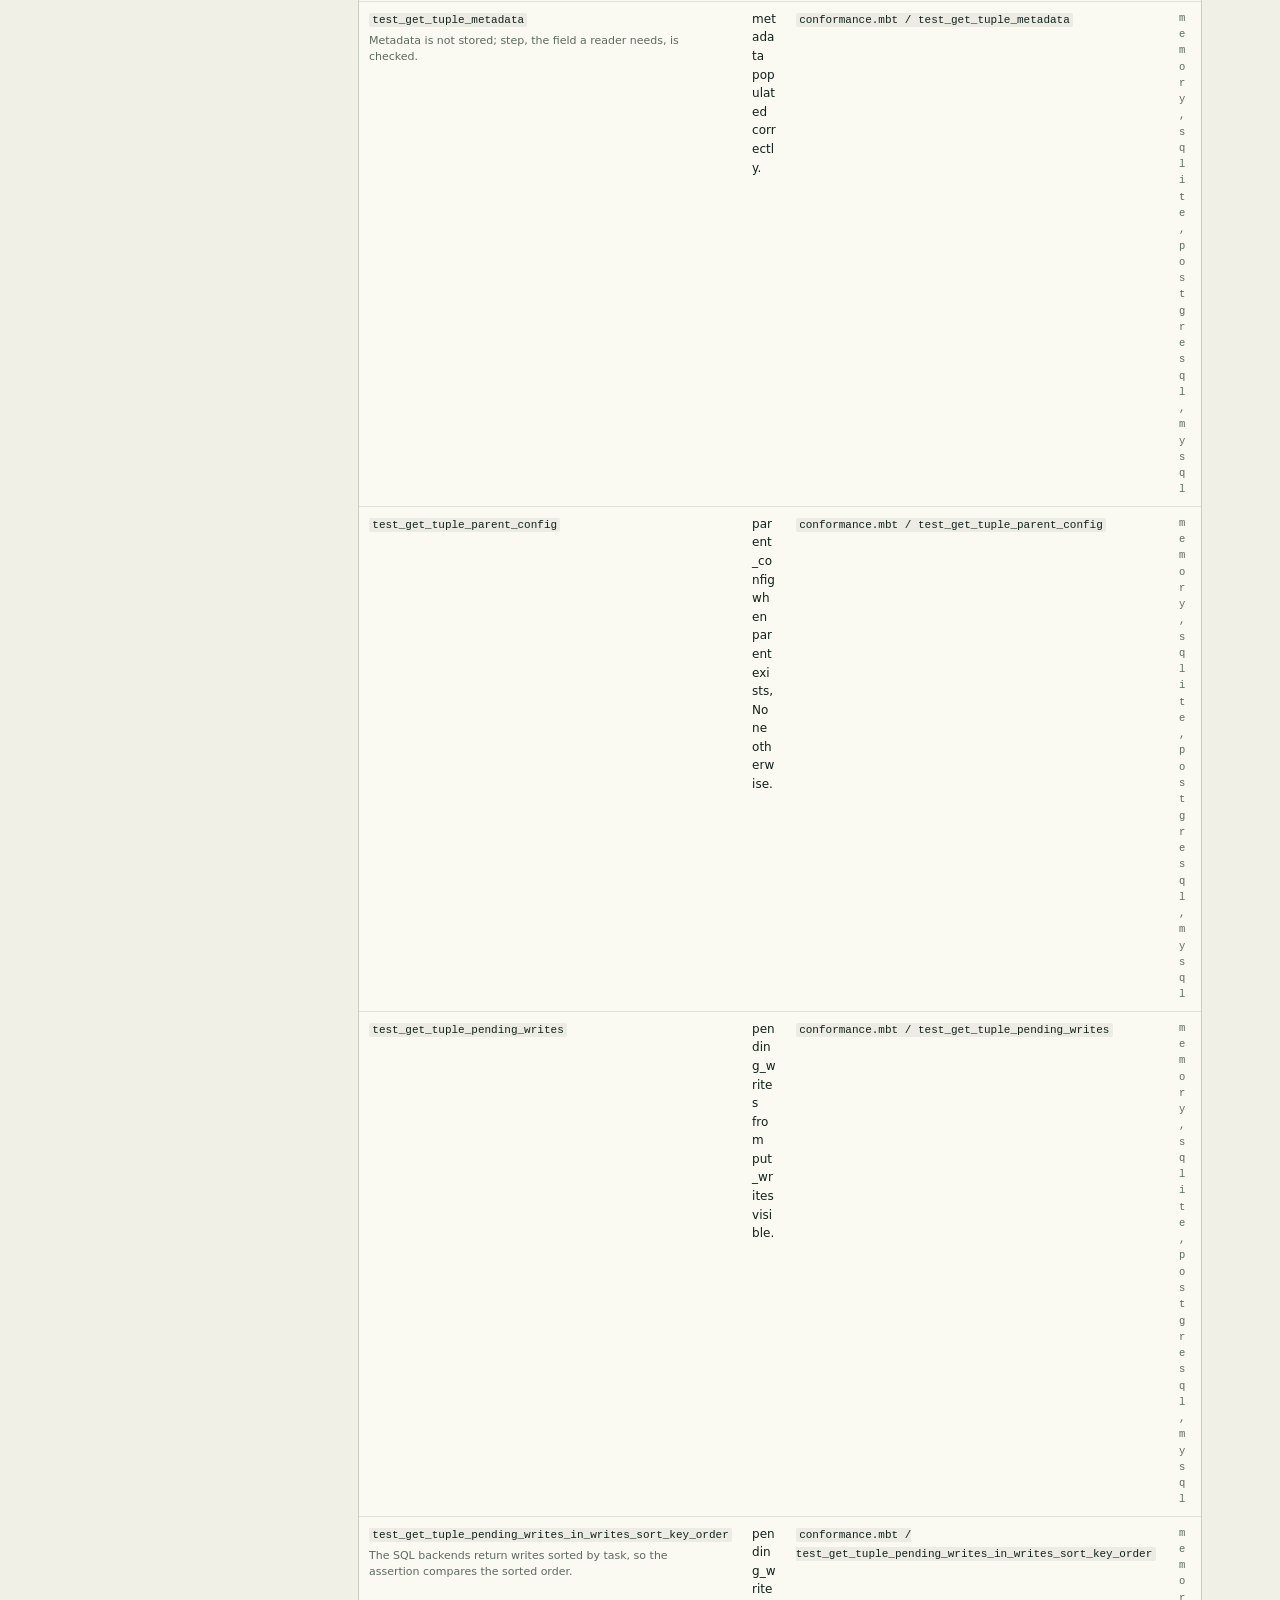
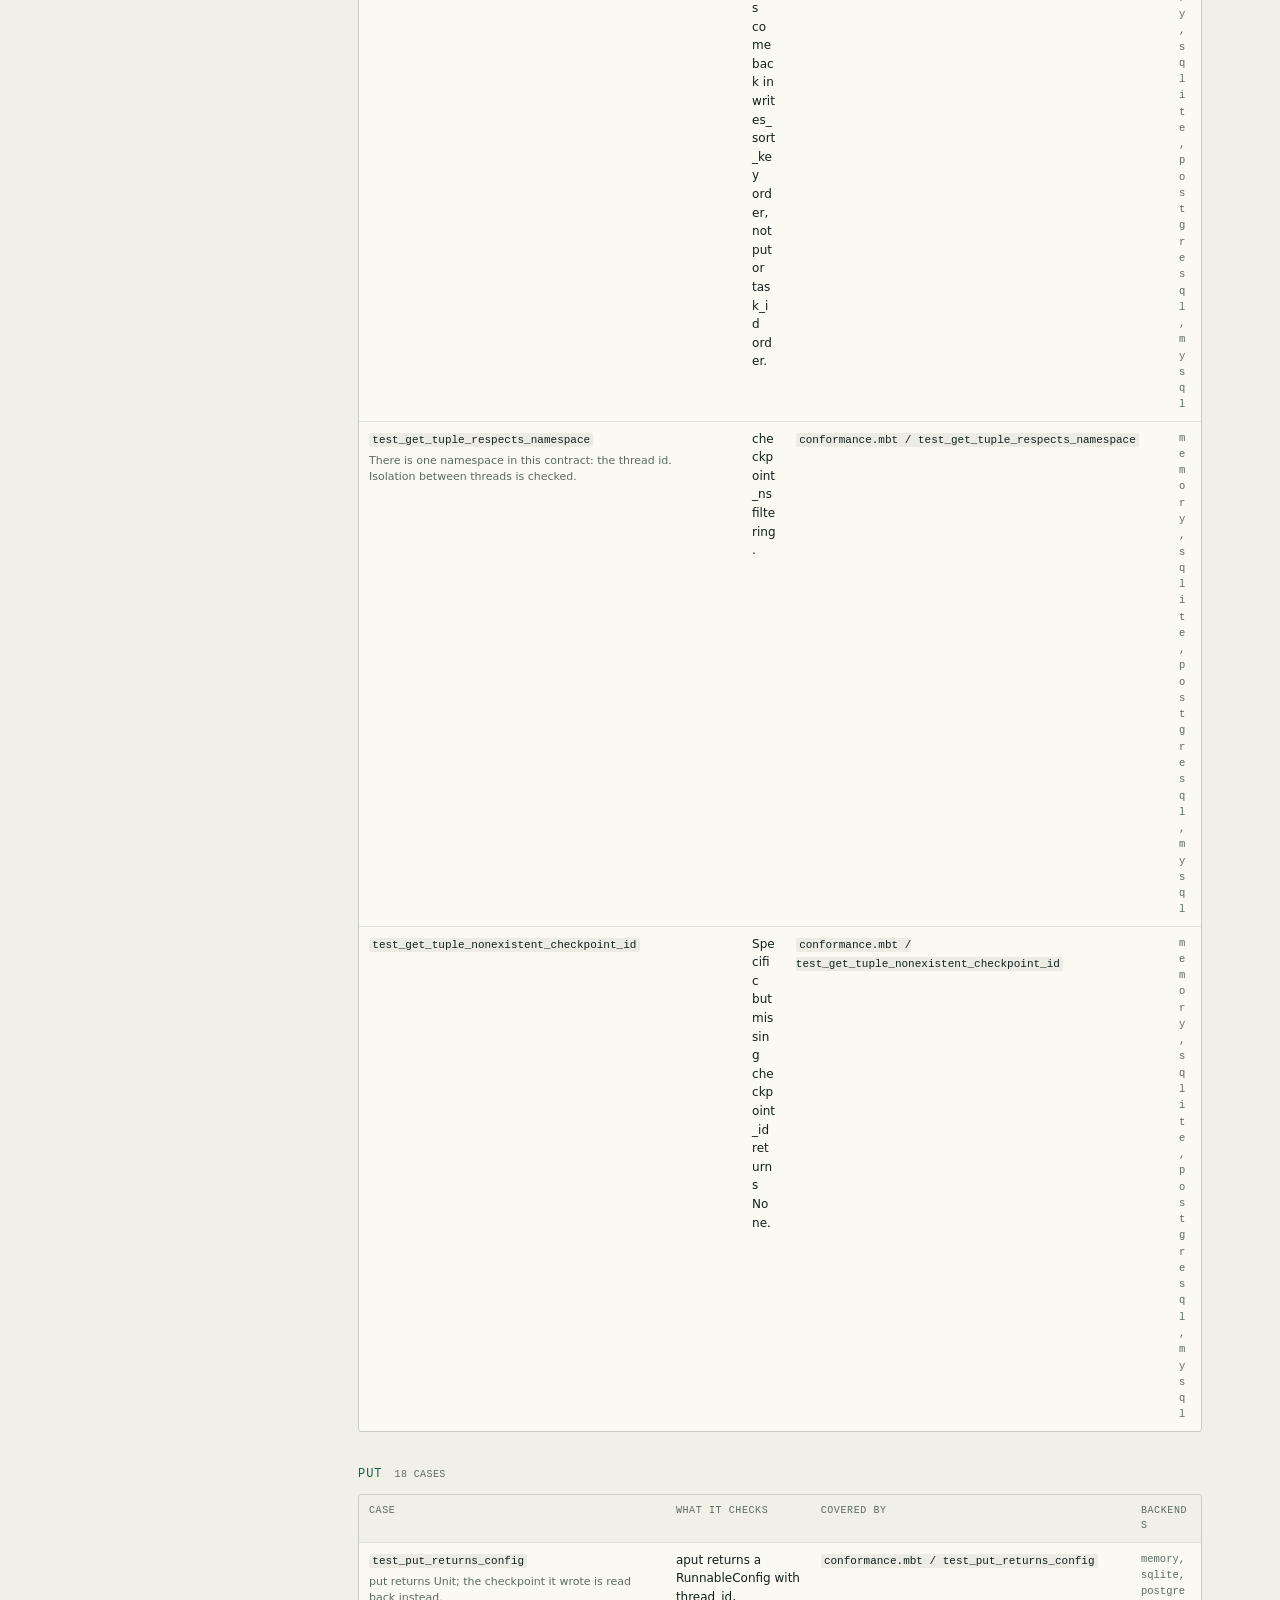
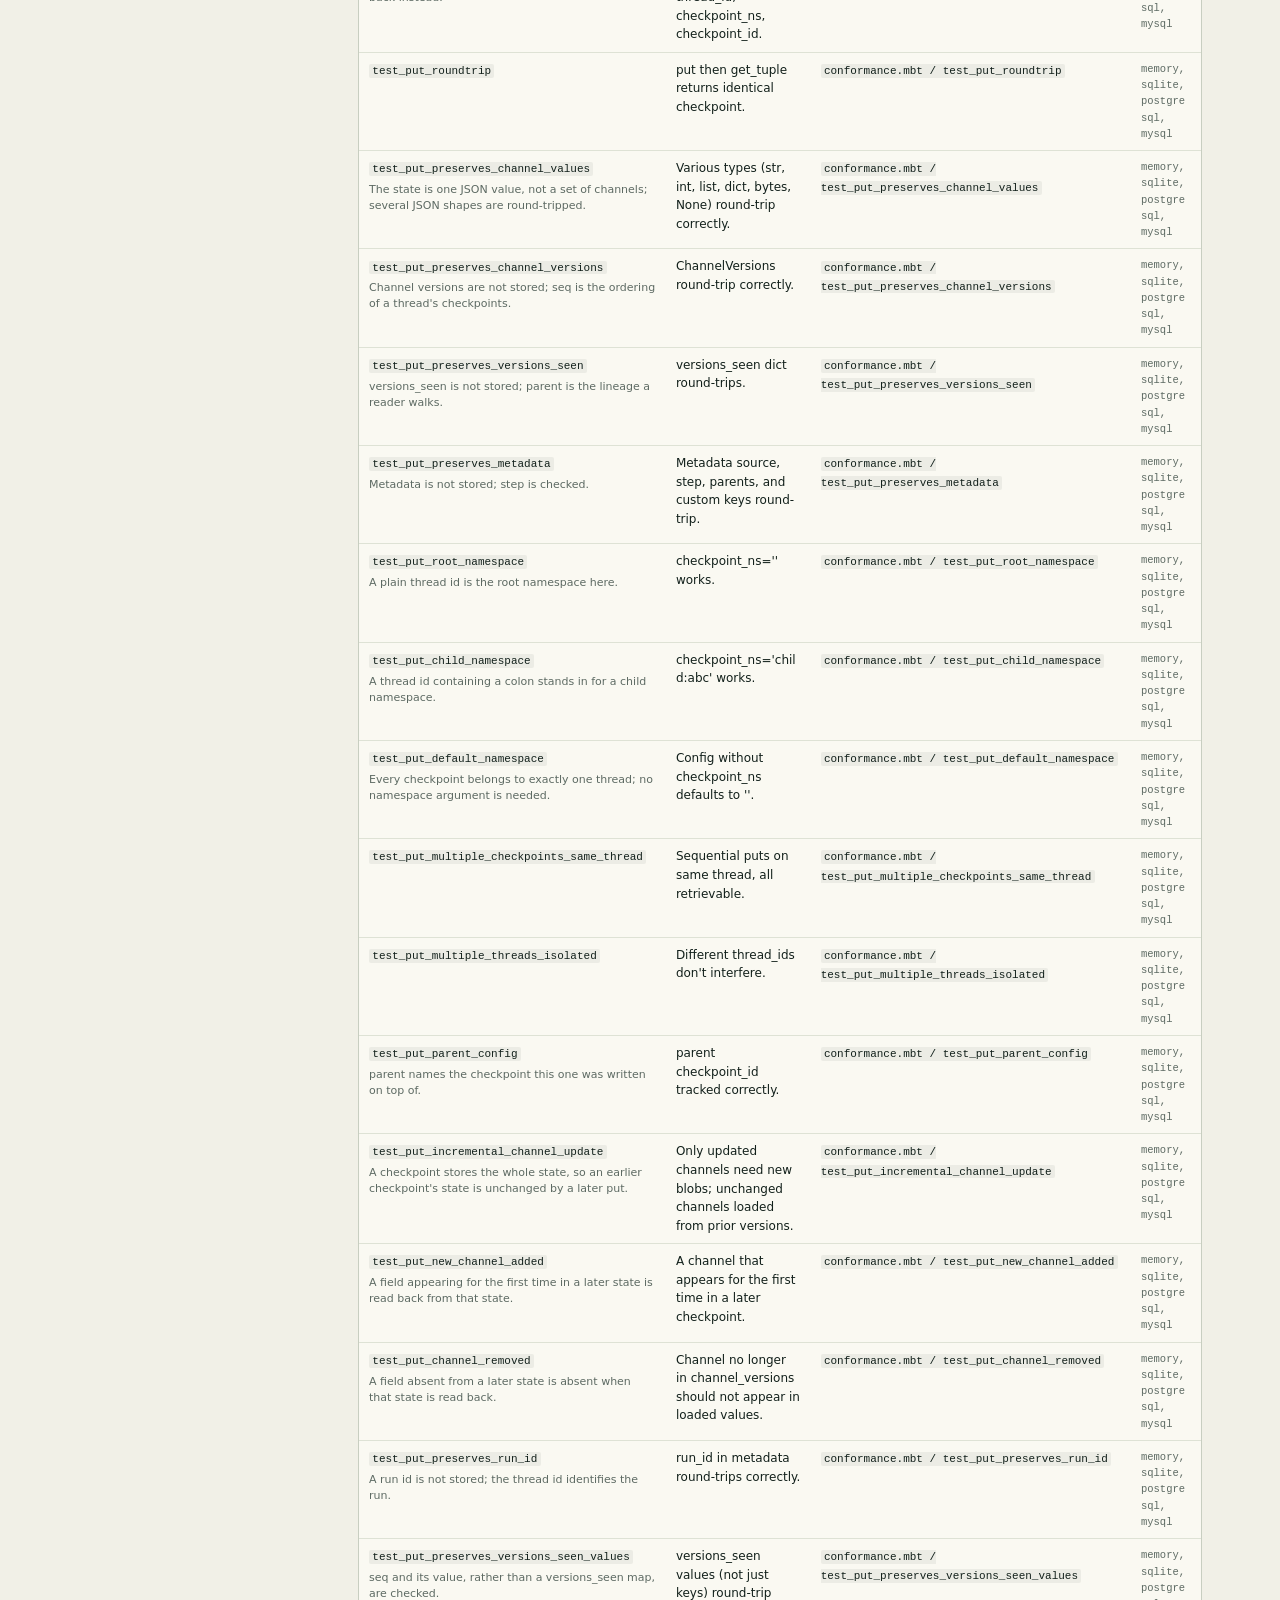
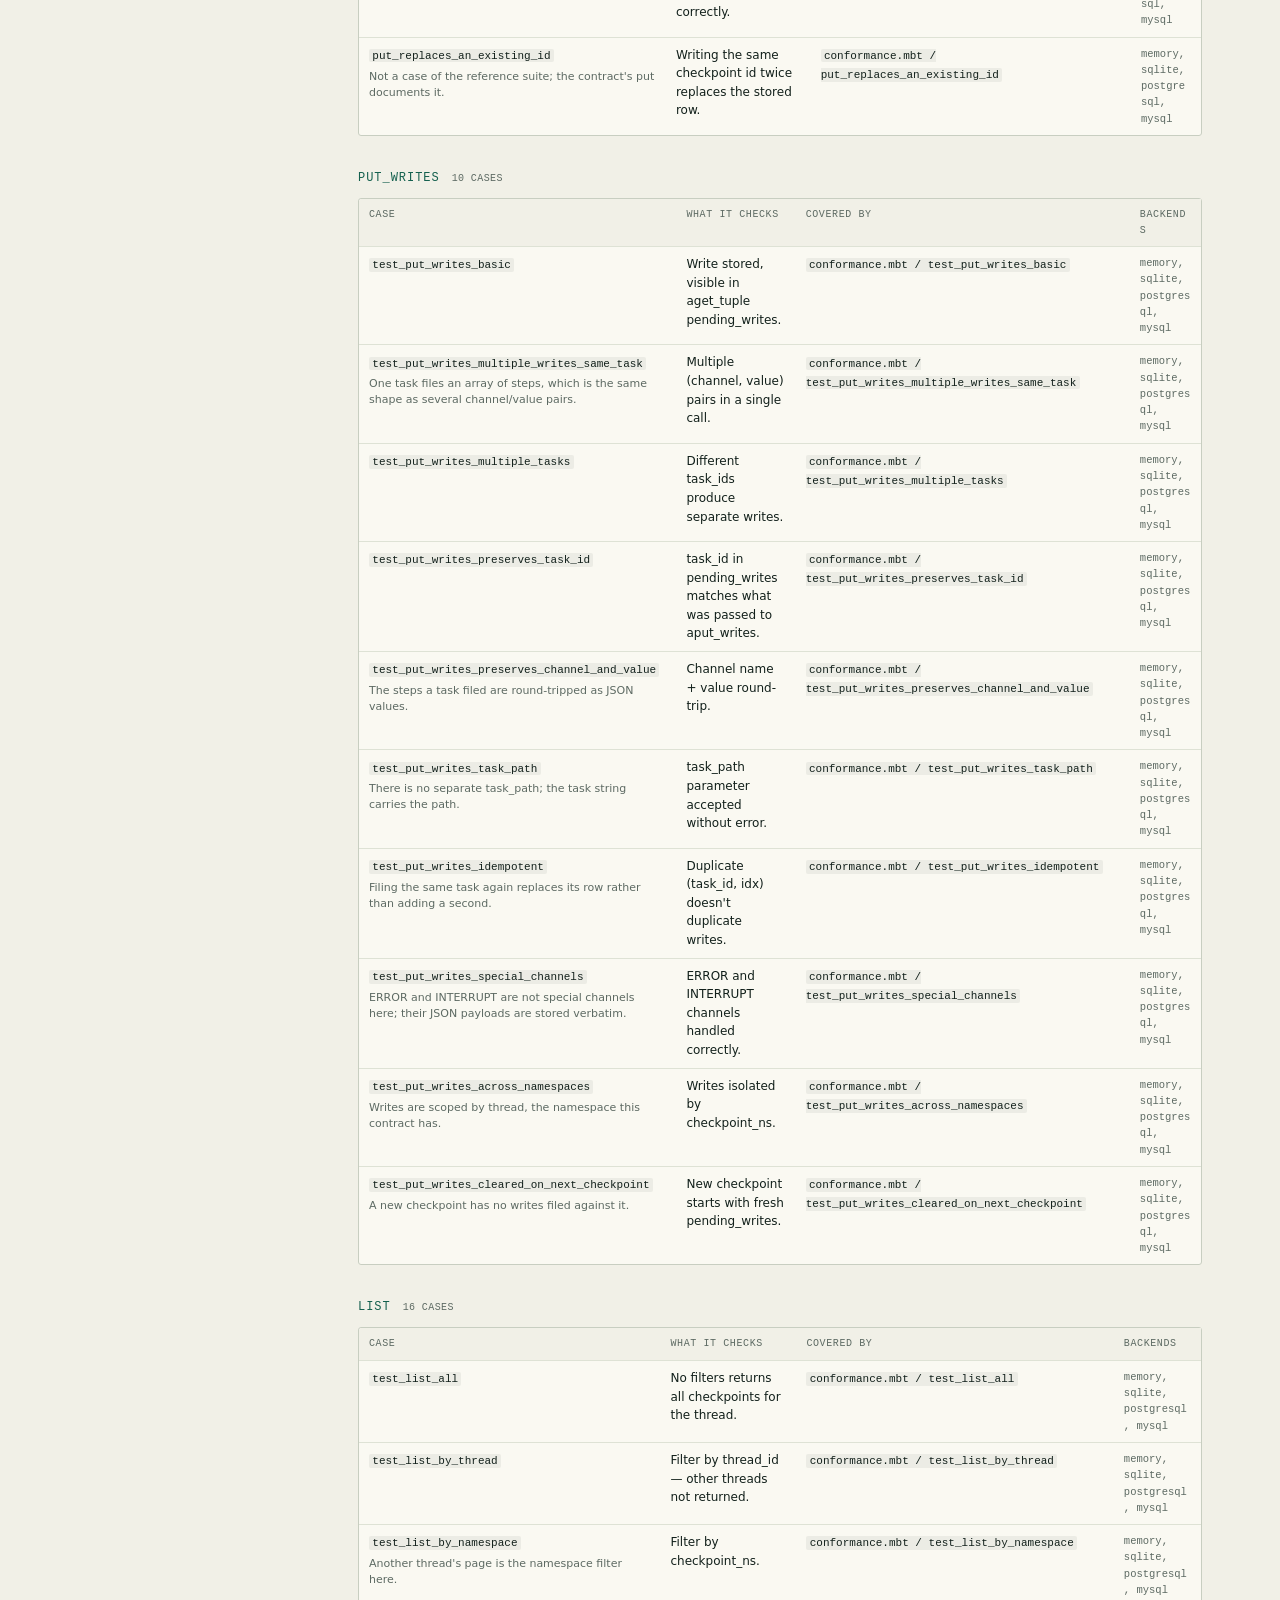
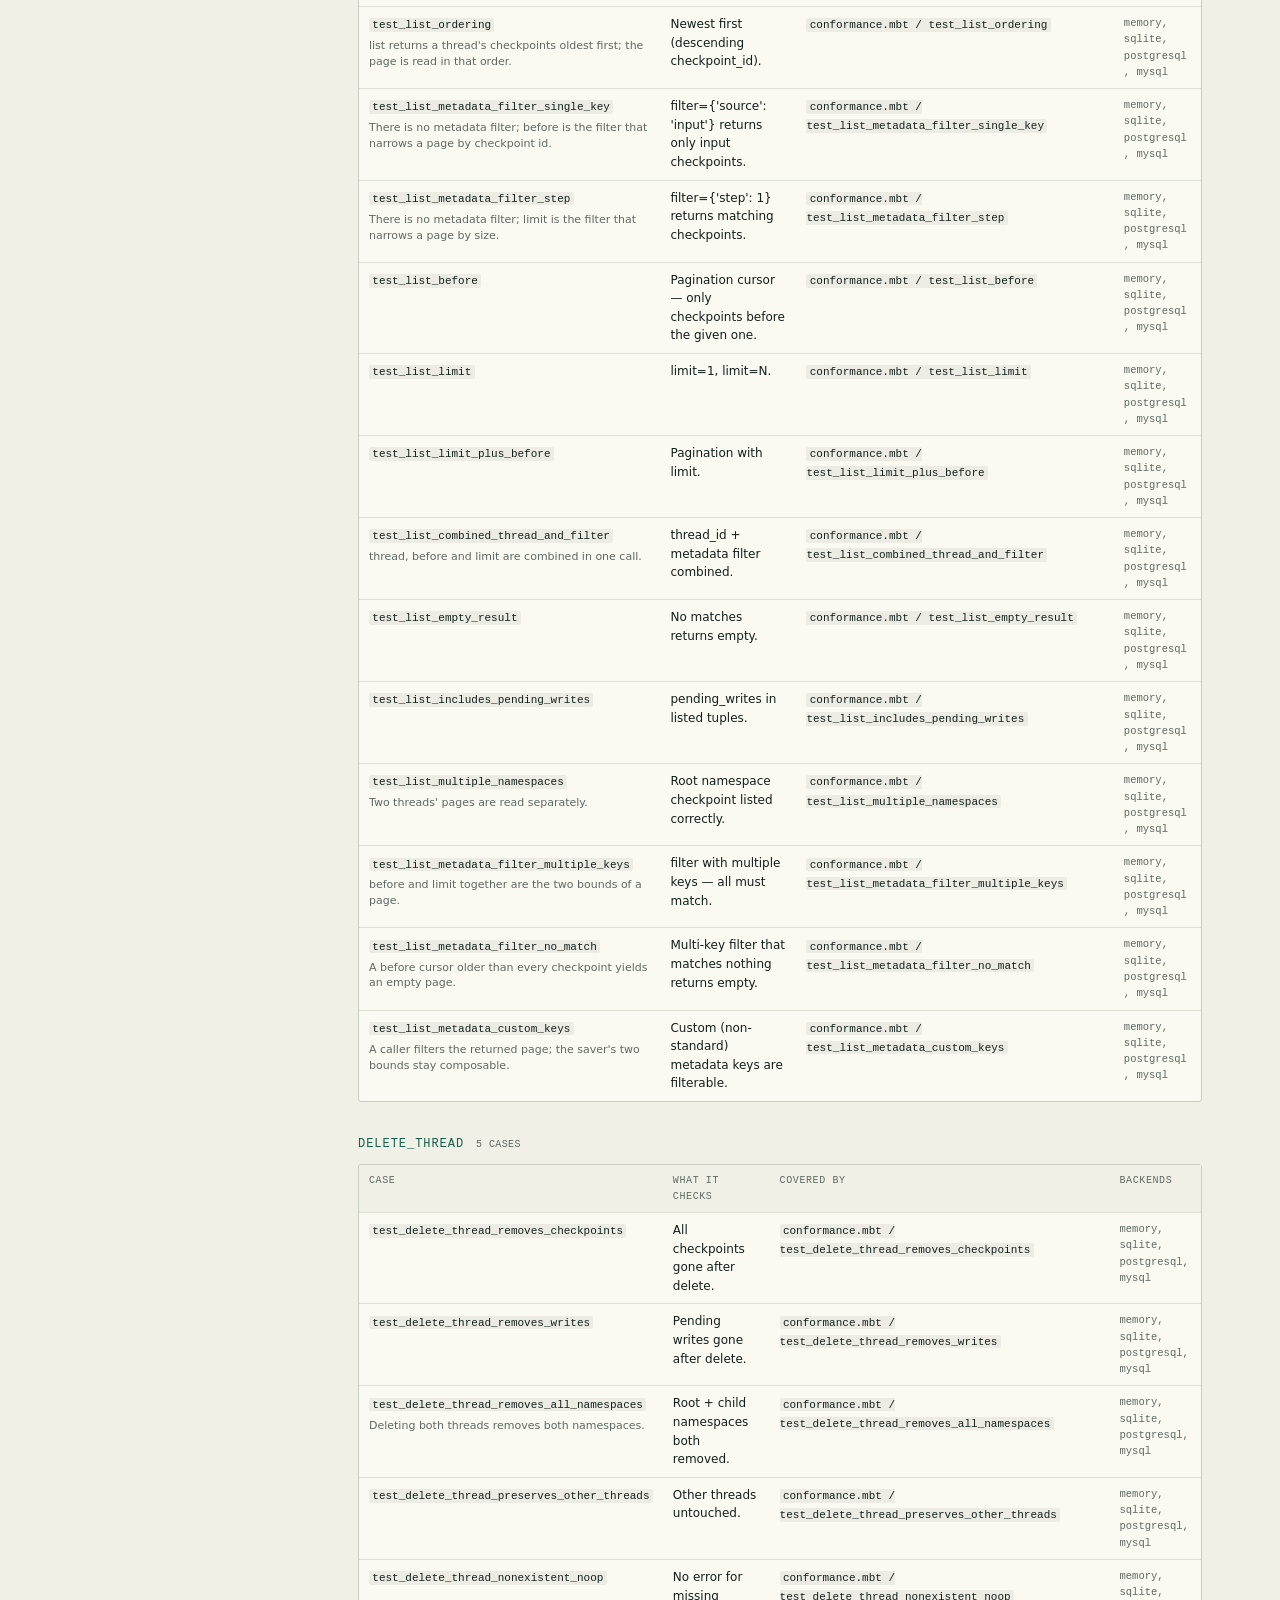
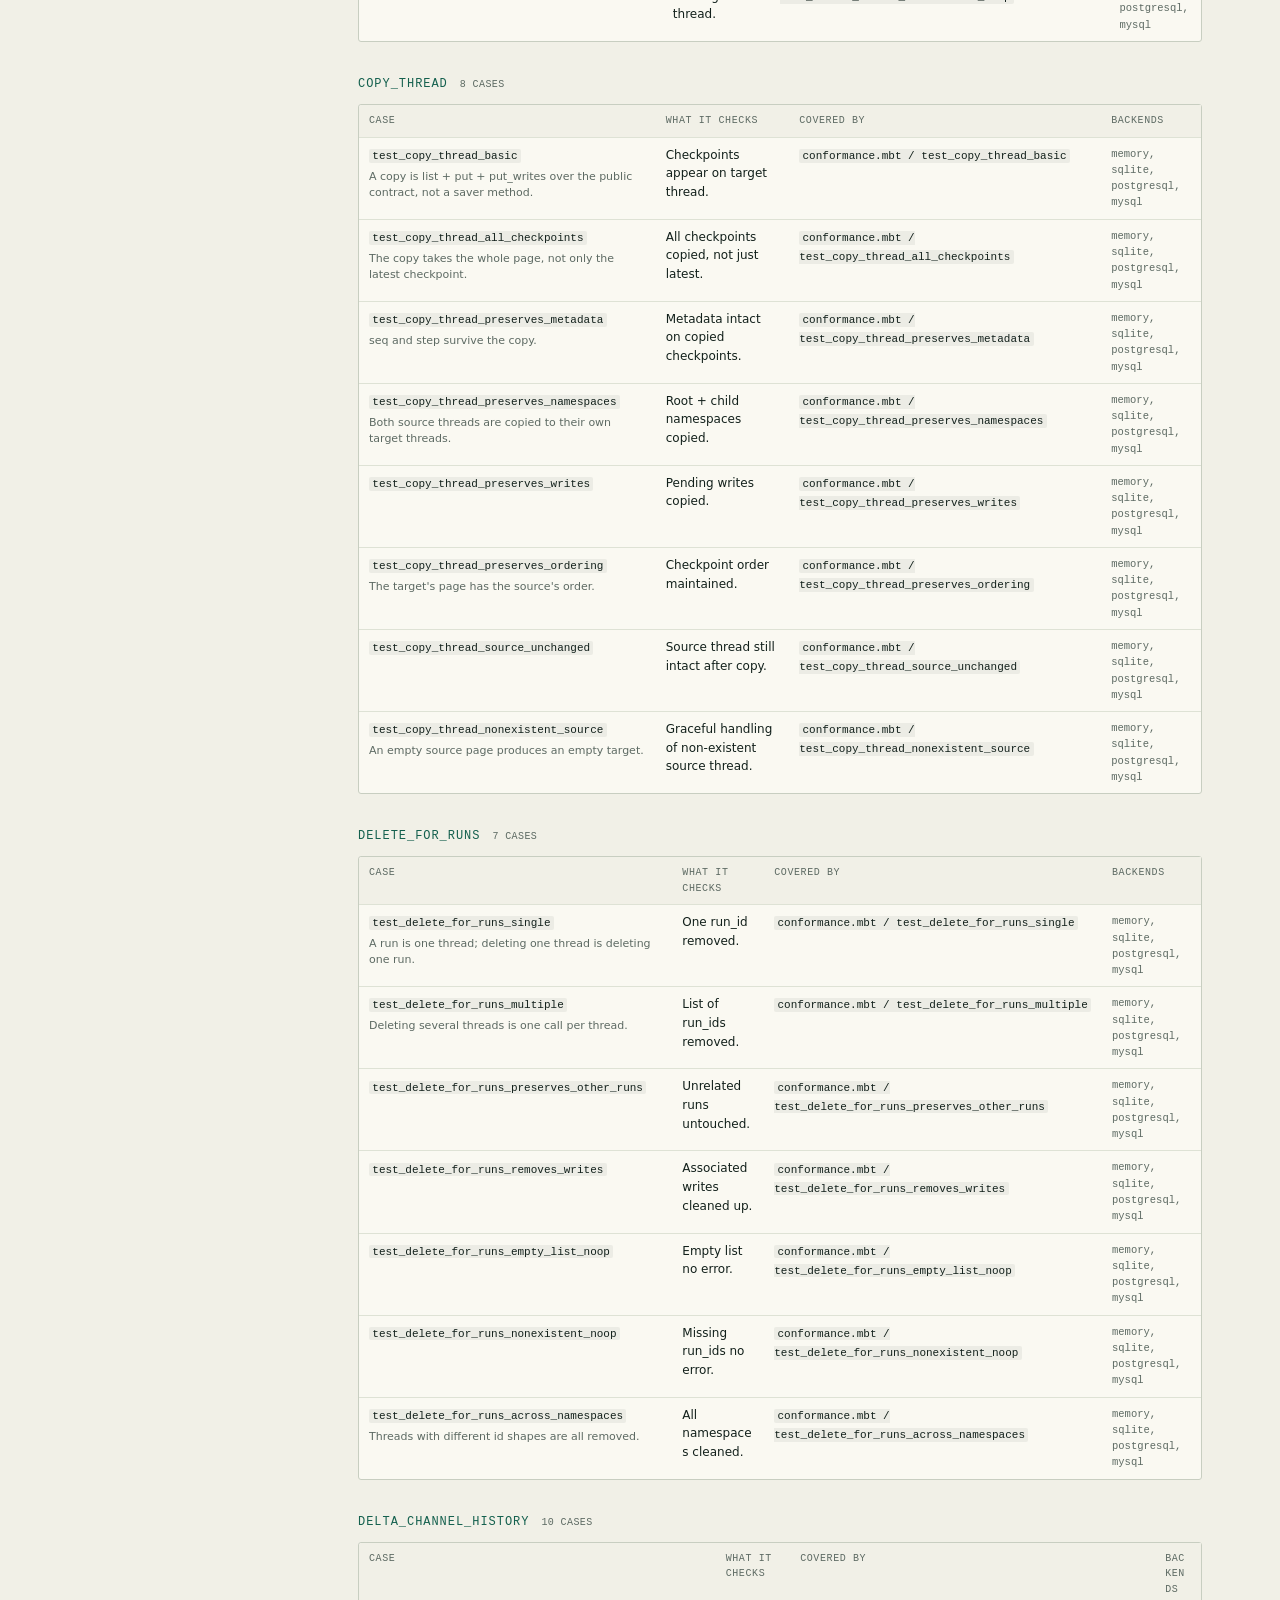
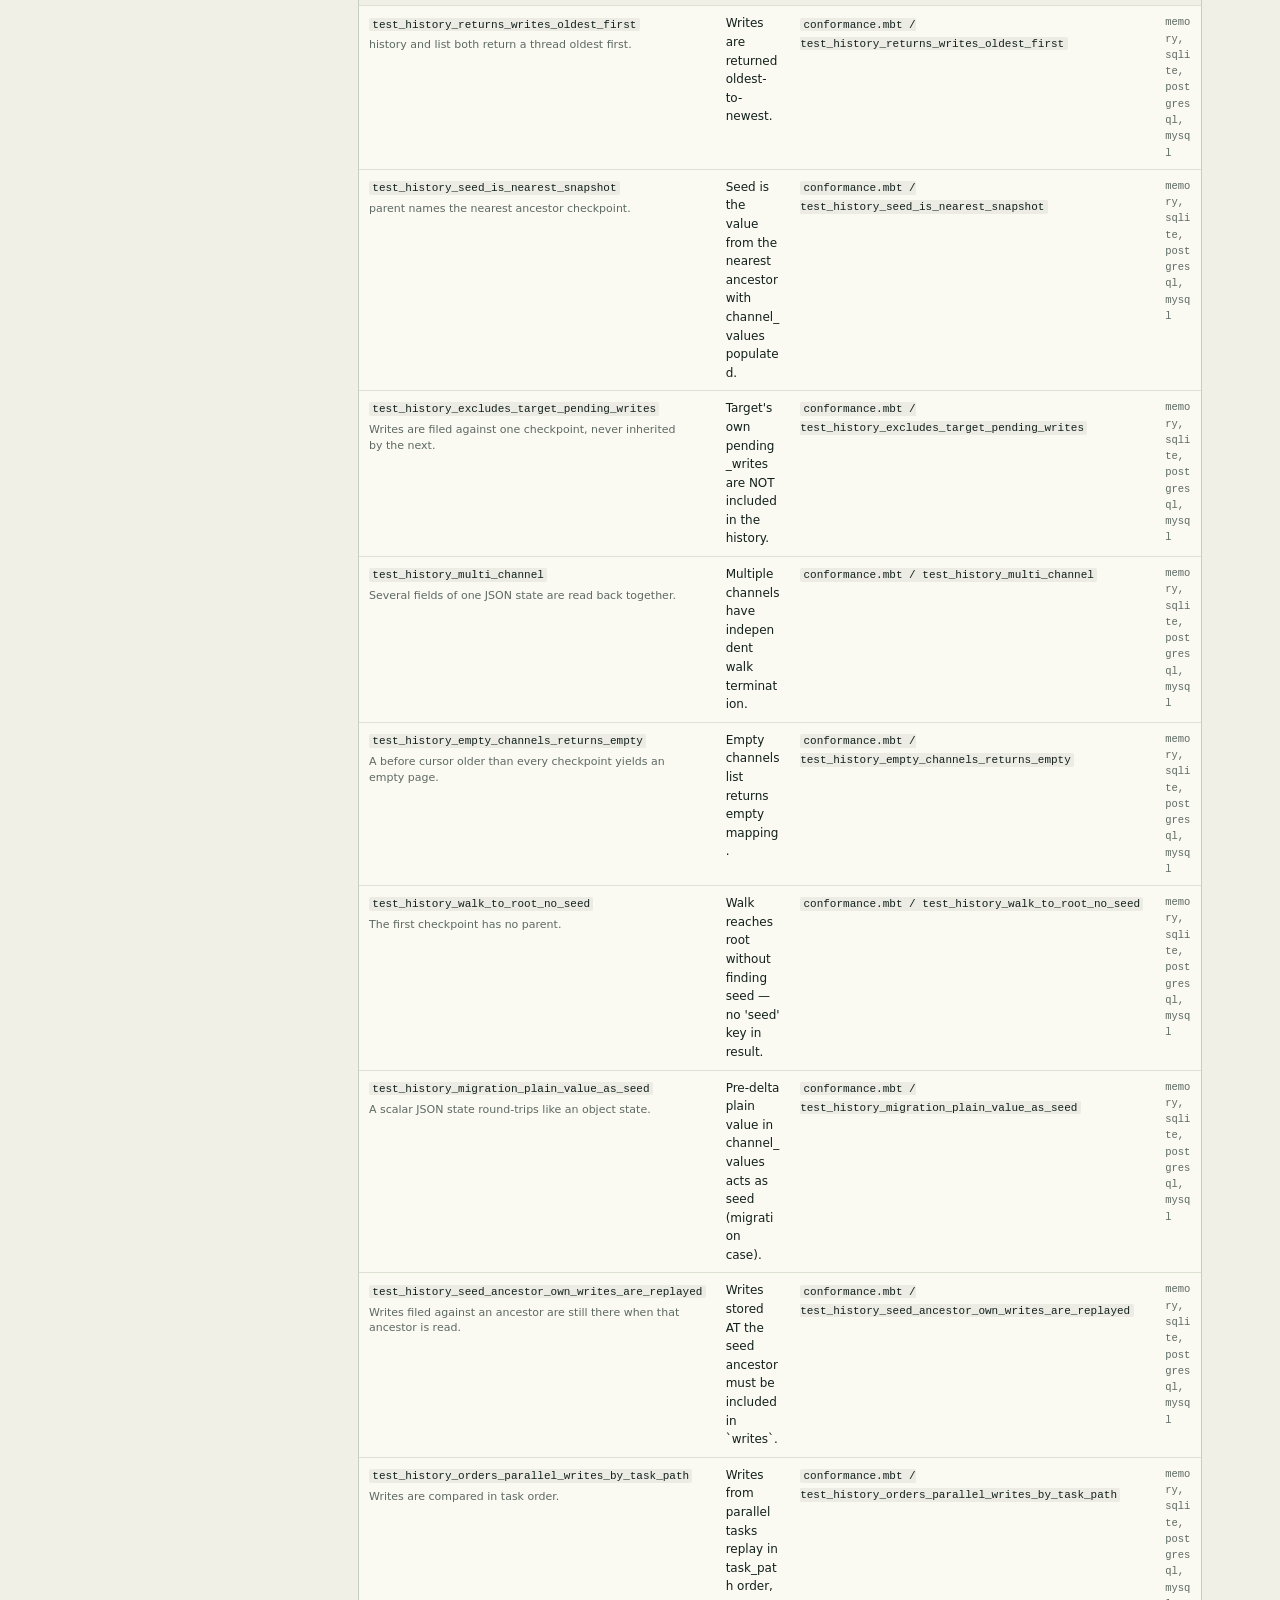
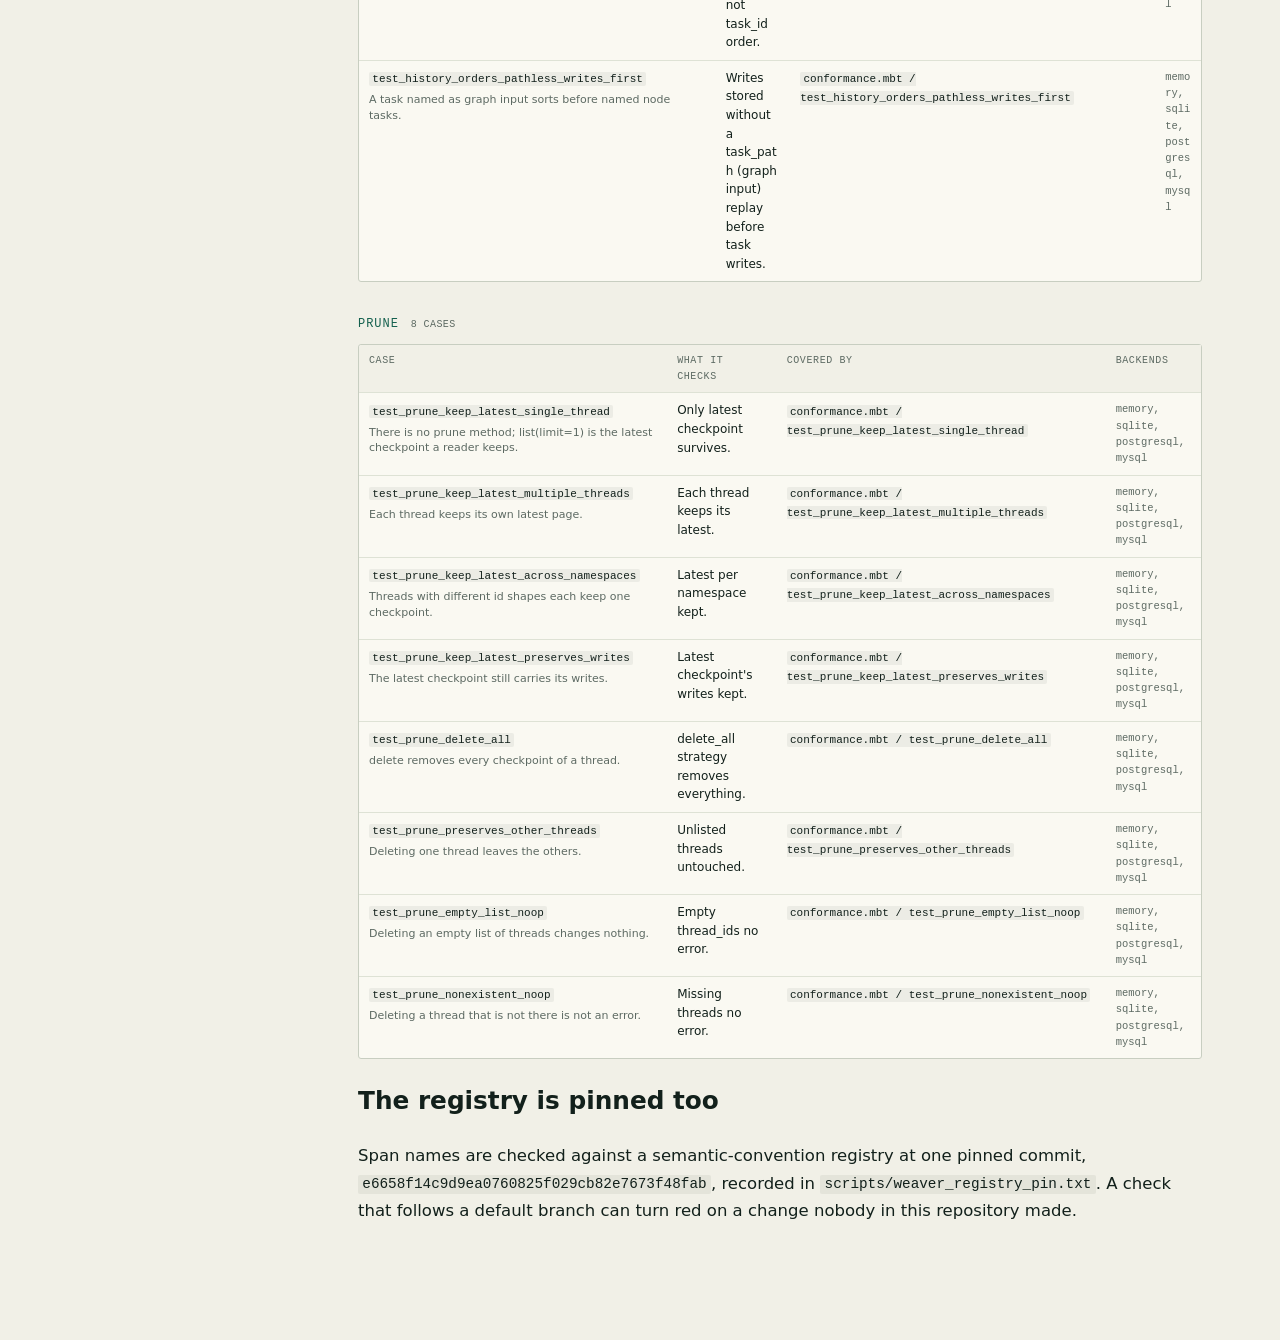
<file: docs/conformance.html>
<!doctype html>
<html lang="en">
  <head>
    <meta charset="utf-8">
    <meta name="viewport" content="width=device-width, initial-scale=1">
    <title>Checkpoint conformance — moonstate</title>
    <meta name="description" content="Every case of the pinned reference checkpoint-conformance inventory, the MoonBit test that covers it, and the four backends that test runs on.">
    <link rel="canonical" href="https://moonbitstack.github.io/moonstate/conformance.html">
    <meta property="og:type" content="website">
    <meta property="og:site_name" content="moonstate">
    <meta property="og:title" content="Checkpoint conformance — moonstate">
    <meta property="og:description" content="Every case of the pinned reference checkpoint-conformance inventory, the MoonBit test that covers it, and the four backends that test runs on.">
    <meta property="og:url" content="https://moonbitstack.github.io/moonstate/conformance.html">
    <meta property="og:image" content="https://moonbitstack.github.io/moonstate/og.png">
    <meta property="og:image:width" content="1200">
    <meta property="og:image:height" content="630">
    <meta name="twitter:card" content="summary_large_image">
    <meta name="theme-color" content="#f1f0e7">
    <link rel="icon" href="favicon.svg" type="image/svg+xml">
    <link rel="stylesheet" href="assets/instrument.css">
    <link rel="stylesheet" href="assets/pages.css">
    <script src="assets/theme.js"></script>
    <script src="assets/chrome.js" defer></script>
    <script type="module" src="assets/pages.js"></script>
  </head>
  <body class="doc">
    <a class="skip" href="#cases">Skip to the tables</a>
    <header class="top">
      <a class="mark" href="index.html">moonstate</a>
      <nav class="nav" aria-label="The library">
        <a href="index.html">instrument</a>
        <a href="guide.html">guide</a>
        <a href="api.html">api</a>
        <a href="playground.html">playground</a>
        <a href="conformance.html" aria-current="page">conformance</a>
        <a href="https://github.com/moonbitstack/moonstate">github</a>
        <button class="theme" type="button" data-theme-toggle aria-label="Switch to the dark theme">
          <svg data-icon="moon" viewBox="0 0 24 24" fill="none" stroke="currentColor" stroke-width="1.5" aria-hidden="true">
            <path d="M20.5 14.8A8.6 8.6 0 0 1 9.2 3.5a8.6 8.6 0 1 0 11.3 11.3Z"></path>
          </svg>
          <svg data-icon="sun" viewBox="0 0 24 24" fill="none" stroke="currentColor" stroke-width="1.5" aria-hidden="true">
            <circle cx="12" cy="12" r="4"></circle>
            <path d="M12 2.8v2.1M12 19.1v2.1M2.8 12h2.1M19.1 12h2.1M5.5 5.5l1.5 1.5M17 17l1.5 1.5M18.5 5.5 17 7M7 17l-1.5 1.5"></path>
          </svg>
          <span>theme</span>
        </button>
      </nav>
    </header>

    <main class="reference" id="cases">
      <aside class="rail" aria-label="The capabilities">
        <div class="group"><b>the inventory</b></div>
        <a href="#case-get-tuple">01 get tuple</a>
        <a href="#case-put">02 put</a>
        <a href="#case-put-writes">03 put writes</a>
        <a href="#case-list">04 list</a>
        <a href="#case-delete-thread">05 delete thread</a>
        <a href="#case-copy-thread">06 copy thread</a>
        <a href="#case-delete-for-runs">07 delete for runs</a>
        <a href="#case-delta-channel-history">08 delta history</a>
        <a href="#case-prune">09 prune</a>
      </aside>

      <article class="prose cases">
        <h1>One row, one case, four backends</h1>
        <p class="lede">
          The saver contract has five methods. Each row below is one case of the reference
          checkpoint-conformance inventory, read from one pinned commit
          (<code>e5e37b5d70db</code>) rather than from a moving branch. Each names the
          assertion in <code>integration/src/conformance.mbt</code> that exercises it, and each of
          those assertions runs on memory, sqlite, postgresql, mysql with the same expected value.
        </p>
        <p>
          92 reference cases, plus one the suite does not name, make
          93 rows in total. A row whose note says a concept is absent
          names the equivalent observable behaviour: this contract has no channel versions,
          metadata filters, namespaces beyond the thread id, or prune strategies. It stores whole
          states, filters pages by <code>before</code> and <code>limit</code>, and deletes a thread
          as one unit. Those differences are listed in the Conformance section of the README.
        </p>

<section class="case-group" id="case-get-tuple">
  <h3>GET_TUPLE <span>11 cases</span></h3>
  <div class="case-scroll">
    <table class="case-table">
      <thead><tr><th>Case</th><th>What it checks</th><th>Covered by</th><th>Backends</th></tr></thead>
      <tbody>
        <tr><td><code>test_get_tuple_nonexistent_returns_none</code></td><td>Missing thread returns None.</td><td><code>conformance.mbt / test_get_tuple_nonexistent_returns_none</code></td><td class="backends">memory, sqlite, postgresql, mysql</td></tr>
        <tr><td><code>test_get_tuple_latest_when_no_checkpoint_id</code></td><td>Returns newest checkpoint when no checkpoint_id in config.</td><td><code>conformance.mbt / test_get_tuple_latest_when_no_checkpoint_id</code></td><td class="backends">memory, sqlite, postgresql, mysql</td></tr>
        <tr><td><code>test_get_tuple_specific_checkpoint_id</code></td><td>Returns exact match when checkpoint_id specified.</td><td><code>conformance.mbt / test_get_tuple_specific_checkpoint_id</code></td><td class="backends">memory, sqlite, postgresql, mysql</td></tr>
        <tr><td><code>test_get_tuple_config_structure</code><span class="case-note">A tuple&#x27;s config has no counterpart; the checkpoint&#x27;s own thread, id and seq are checked.</span></td><td>tuple.config has thread_id, checkpoint_ns, checkpoint_id.</td><td><code>conformance.mbt / test_get_tuple_config_structure</code></td><td class="backends">memory, sqlite, postgresql, mysql</td></tr>
        <tr><td><code>test_get_tuple_checkpoint_fields</code></td><td>All Checkpoint fields present.</td><td><code>conformance.mbt / test_get_tuple_checkpoint_fields</code></td><td class="backends">memory, sqlite, postgresql, mysql</td></tr>
        <tr><td><code>test_get_tuple_metadata</code><span class="case-note">Metadata is not stored; step, the field a reader needs, is checked.</span></td><td>metadata populated correctly.</td><td><code>conformance.mbt / test_get_tuple_metadata</code></td><td class="backends">memory, sqlite, postgresql, mysql</td></tr>
        <tr><td><code>test_get_tuple_parent_config</code></td><td>parent_config when parent exists, None otherwise.</td><td><code>conformance.mbt / test_get_tuple_parent_config</code></td><td class="backends">memory, sqlite, postgresql, mysql</td></tr>
        <tr><td><code>test_get_tuple_pending_writes</code></td><td>pending_writes from put_writes visible.</td><td><code>conformance.mbt / test_get_tuple_pending_writes</code></td><td class="backends">memory, sqlite, postgresql, mysql</td></tr>
        <tr><td><code>test_get_tuple_pending_writes_in_writes_sort_key_order</code><span class="case-note">The SQL backends return writes sorted by task, so the assertion compares the sorted order.</span></td><td>pending_writes come back in writes_sort_key order, not put or task_id order.</td><td><code>conformance.mbt / test_get_tuple_pending_writes_in_writes_sort_key_order</code></td><td class="backends">memory, sqlite, postgresql, mysql</td></tr>
        <tr><td><code>test_get_tuple_respects_namespace</code><span class="case-note">There is one namespace in this contract: the thread id. Isolation between threads is checked.</span></td><td>checkpoint_ns filtering.</td><td><code>conformance.mbt / test_get_tuple_respects_namespace</code></td><td class="backends">memory, sqlite, postgresql, mysql</td></tr>
        <tr><td><code>test_get_tuple_nonexistent_checkpoint_id</code></td><td>Specific but missing checkpoint_id returns None.</td><td><code>conformance.mbt / test_get_tuple_nonexistent_checkpoint_id</code></td><td class="backends">memory, sqlite, postgresql, mysql</td></tr>
      </tbody>
    </table>
  </div>
</section>
<section class="case-group" id="case-put">
  <h3>PUT <span>18 cases</span></h3>
  <div class="case-scroll">
    <table class="case-table">
      <thead><tr><th>Case</th><th>What it checks</th><th>Covered by</th><th>Backends</th></tr></thead>
      <tbody>
        <tr><td><code>test_put_returns_config</code><span class="case-note">put returns Unit; the checkpoint it wrote is read back instead.</span></td><td>aput returns a RunnableConfig with thread_id, checkpoint_ns, checkpoint_id.</td><td><code>conformance.mbt / test_put_returns_config</code></td><td class="backends">memory, sqlite, postgresql, mysql</td></tr>
        <tr><td><code>test_put_roundtrip</code></td><td>put then get_tuple returns identical checkpoint.</td><td><code>conformance.mbt / test_put_roundtrip</code></td><td class="backends">memory, sqlite, postgresql, mysql</td></tr>
        <tr><td><code>test_put_preserves_channel_values</code><span class="case-note">The state is one JSON value, not a set of channels; several JSON shapes are round-tripped.</span></td><td>Various types (str, int, list, dict, bytes, None) round-trip correctly.</td><td><code>conformance.mbt / test_put_preserves_channel_values</code></td><td class="backends">memory, sqlite, postgresql, mysql</td></tr>
        <tr><td><code>test_put_preserves_channel_versions</code><span class="case-note">Channel versions are not stored; seq is the ordering of a thread&#x27;s checkpoints.</span></td><td>ChannelVersions round-trip correctly.</td><td><code>conformance.mbt / test_put_preserves_channel_versions</code></td><td class="backends">memory, sqlite, postgresql, mysql</td></tr>
        <tr><td><code>test_put_preserves_versions_seen</code><span class="case-note">versions_seen is not stored; parent is the lineage a reader walks.</span></td><td>versions_seen dict round-trips.</td><td><code>conformance.mbt / test_put_preserves_versions_seen</code></td><td class="backends">memory, sqlite, postgresql, mysql</td></tr>
        <tr><td><code>test_put_preserves_metadata</code><span class="case-note">Metadata is not stored; step is checked.</span></td><td>Metadata source, step, parents, and custom keys round-trip.</td><td><code>conformance.mbt / test_put_preserves_metadata</code></td><td class="backends">memory, sqlite, postgresql, mysql</td></tr>
        <tr><td><code>test_put_root_namespace</code><span class="case-note">A plain thread id is the root namespace here.</span></td><td>checkpoint_ns=&#x27;&#x27; works.</td><td><code>conformance.mbt / test_put_root_namespace</code></td><td class="backends">memory, sqlite, postgresql, mysql</td></tr>
        <tr><td><code>test_put_child_namespace</code><span class="case-note">A thread id containing a colon stands in for a child namespace.</span></td><td>checkpoint_ns=&#x27;child:abc&#x27; works.</td><td><code>conformance.mbt / test_put_child_namespace</code></td><td class="backends">memory, sqlite, postgresql, mysql</td></tr>
        <tr><td><code>test_put_default_namespace</code><span class="case-note">Every checkpoint belongs to exactly one thread; no namespace argument is needed.</span></td><td>Config without checkpoint_ns defaults to &#x27;&#x27;.</td><td><code>conformance.mbt / test_put_default_namespace</code></td><td class="backends">memory, sqlite, postgresql, mysql</td></tr>
        <tr><td><code>test_put_multiple_checkpoints_same_thread</code></td><td>Sequential puts on same thread, all retrievable.</td><td><code>conformance.mbt / test_put_multiple_checkpoints_same_thread</code></td><td class="backends">memory, sqlite, postgresql, mysql</td></tr>
        <tr><td><code>test_put_multiple_threads_isolated</code></td><td>Different thread_ids don&#x27;t interfere.</td><td><code>conformance.mbt / test_put_multiple_threads_isolated</code></td><td class="backends">memory, sqlite, postgresql, mysql</td></tr>
        <tr><td><code>test_put_parent_config</code><span class="case-note">parent names the checkpoint this one was written on top of.</span></td><td>parent checkpoint_id tracked correctly.</td><td><code>conformance.mbt / test_put_parent_config</code></td><td class="backends">memory, sqlite, postgresql, mysql</td></tr>
        <tr><td><code>test_put_incremental_channel_update</code><span class="case-note">A checkpoint stores the whole state, so an earlier checkpoint&#x27;s state is unchanged by a later put.</span></td><td>Only updated channels need new blobs; unchanged channels loaded from prior versions.</td><td><code>conformance.mbt / test_put_incremental_channel_update</code></td><td class="backends">memory, sqlite, postgresql, mysql</td></tr>
        <tr><td><code>test_put_new_channel_added</code><span class="case-note">A field appearing for the first time in a later state is read back from that state.</span></td><td>A channel that appears for the first time in a later checkpoint.</td><td><code>conformance.mbt / test_put_new_channel_added</code></td><td class="backends">memory, sqlite, postgresql, mysql</td></tr>
        <tr><td><code>test_put_channel_removed</code><span class="case-note">A field absent from a later state is absent when that state is read back.</span></td><td>Channel no longer in channel_versions should not appear in loaded values.</td><td><code>conformance.mbt / test_put_channel_removed</code></td><td class="backends">memory, sqlite, postgresql, mysql</td></tr>
        <tr><td><code>test_put_preserves_run_id</code><span class="case-note">A run id is not stored; the thread id identifies the run.</span></td><td>run_id in metadata round-trips correctly.</td><td><code>conformance.mbt / test_put_preserves_run_id</code></td><td class="backends">memory, sqlite, postgresql, mysql</td></tr>
        <tr><td><code>test_put_preserves_versions_seen_values</code><span class="case-note">seq and its value, rather than a versions_seen map, are checked.</span></td><td>versions_seen values (not just keys) round-trip correctly.</td><td><code>conformance.mbt / test_put_preserves_versions_seen_values</code></td><td class="backends">memory, sqlite, postgresql, mysql</td></tr>
        <tr><td><code>put_replaces_an_existing_id</code><span class="case-note">Not a case of the reference suite; the contract&#x27;s put documents it.</span></td><td>Writing the same checkpoint id twice replaces the stored row.</td><td><code>conformance.mbt / put_replaces_an_existing_id</code></td><td class="backends">memory, sqlite, postgresql, mysql</td></tr>
      </tbody>
    </table>
  </div>
</section>
<section class="case-group" id="case-put-writes">
  <h3>PUT_WRITES <span>10 cases</span></h3>
  <div class="case-scroll">
    <table class="case-table">
      <thead><tr><th>Case</th><th>What it checks</th><th>Covered by</th><th>Backends</th></tr></thead>
      <tbody>
        <tr><td><code>test_put_writes_basic</code></td><td>Write stored, visible in aget_tuple pending_writes.</td><td><code>conformance.mbt / test_put_writes_basic</code></td><td class="backends">memory, sqlite, postgresql, mysql</td></tr>
        <tr><td><code>test_put_writes_multiple_writes_same_task</code><span class="case-note">One task files an array of steps, which is the same shape as several channel/value pairs.</span></td><td>Multiple (channel, value) pairs in a single call.</td><td><code>conformance.mbt / test_put_writes_multiple_writes_same_task</code></td><td class="backends">memory, sqlite, postgresql, mysql</td></tr>
        <tr><td><code>test_put_writes_multiple_tasks</code></td><td>Different task_ids produce separate writes.</td><td><code>conformance.mbt / test_put_writes_multiple_tasks</code></td><td class="backends">memory, sqlite, postgresql, mysql</td></tr>
        <tr><td><code>test_put_writes_preserves_task_id</code></td><td>task_id in pending_writes matches what was passed to aput_writes.</td><td><code>conformance.mbt / test_put_writes_preserves_task_id</code></td><td class="backends">memory, sqlite, postgresql, mysql</td></tr>
        <tr><td><code>test_put_writes_preserves_channel_and_value</code><span class="case-note">The steps a task filed are round-tripped as JSON values.</span></td><td>Channel name + value round-trip.</td><td><code>conformance.mbt / test_put_writes_preserves_channel_and_value</code></td><td class="backends">memory, sqlite, postgresql, mysql</td></tr>
        <tr><td><code>test_put_writes_task_path</code><span class="case-note">There is no separate task_path; the task string carries the path.</span></td><td>task_path parameter accepted without error.</td><td><code>conformance.mbt / test_put_writes_task_path</code></td><td class="backends">memory, sqlite, postgresql, mysql</td></tr>
        <tr><td><code>test_put_writes_idempotent</code><span class="case-note">Filing the same task again replaces its row rather than adding a second.</span></td><td>Duplicate (task_id, idx) doesn&#x27;t duplicate writes.</td><td><code>conformance.mbt / test_put_writes_idempotent</code></td><td class="backends">memory, sqlite, postgresql, mysql</td></tr>
        <tr><td><code>test_put_writes_special_channels</code><span class="case-note">ERROR and INTERRUPT are not special channels here; their JSON payloads are stored verbatim.</span></td><td>ERROR and INTERRUPT channels handled correctly.</td><td><code>conformance.mbt / test_put_writes_special_channels</code></td><td class="backends">memory, sqlite, postgresql, mysql</td></tr>
        <tr><td><code>test_put_writes_across_namespaces</code><span class="case-note">Writes are scoped by thread, the namespace this contract has.</span></td><td>Writes isolated by checkpoint_ns.</td><td><code>conformance.mbt / test_put_writes_across_namespaces</code></td><td class="backends">memory, sqlite, postgresql, mysql</td></tr>
        <tr><td><code>test_put_writes_cleared_on_next_checkpoint</code><span class="case-note">A new checkpoint has no writes filed against it.</span></td><td>New checkpoint starts with fresh pending_writes.</td><td><code>conformance.mbt / test_put_writes_cleared_on_next_checkpoint</code></td><td class="backends">memory, sqlite, postgresql, mysql</td></tr>
      </tbody>
    </table>
  </div>
</section>
<section class="case-group" id="case-list">
  <h3>LIST <span>16 cases</span></h3>
  <div class="case-scroll">
    <table class="case-table">
      <thead><tr><th>Case</th><th>What it checks</th><th>Covered by</th><th>Backends</th></tr></thead>
      <tbody>
        <tr><td><code>test_list_all</code></td><td>No filters returns all checkpoints for the thread.</td><td><code>conformance.mbt / test_list_all</code></td><td class="backends">memory, sqlite, postgresql, mysql</td></tr>
        <tr><td><code>test_list_by_thread</code></td><td>Filter by thread_id — other threads not returned.</td><td><code>conformance.mbt / test_list_by_thread</code></td><td class="backends">memory, sqlite, postgresql, mysql</td></tr>
        <tr><td><code>test_list_by_namespace</code><span class="case-note">Another thread&#x27;s page is the namespace filter here.</span></td><td>Filter by checkpoint_ns.</td><td><code>conformance.mbt / test_list_by_namespace</code></td><td class="backends">memory, sqlite, postgresql, mysql</td></tr>
        <tr><td><code>test_list_ordering</code><span class="case-note">list returns a thread&#x27;s checkpoints oldest first; the page is read in that order.</span></td><td>Newest first (descending checkpoint_id).</td><td><code>conformance.mbt / test_list_ordering</code></td><td class="backends">memory, sqlite, postgresql, mysql</td></tr>
        <tr><td><code>test_list_metadata_filter_single_key</code><span class="case-note">There is no metadata filter; before is the filter that narrows a page by checkpoint id.</span></td><td>filter={&#x27;source&#x27;: &#x27;input&#x27;} returns only input checkpoints.</td><td><code>conformance.mbt / test_list_metadata_filter_single_key</code></td><td class="backends">memory, sqlite, postgresql, mysql</td></tr>
        <tr><td><code>test_list_metadata_filter_step</code><span class="case-note">There is no metadata filter; limit is the filter that narrows a page by size.</span></td><td>filter={&#x27;step&#x27;: 1} returns matching checkpoints.</td><td><code>conformance.mbt / test_list_metadata_filter_step</code></td><td class="backends">memory, sqlite, postgresql, mysql</td></tr>
        <tr><td><code>test_list_before</code></td><td>Pagination cursor — only checkpoints before the given one.</td><td><code>conformance.mbt / test_list_before</code></td><td class="backends">memory, sqlite, postgresql, mysql</td></tr>
        <tr><td><code>test_list_limit</code></td><td>limit=1, limit=N.</td><td><code>conformance.mbt / test_list_limit</code></td><td class="backends">memory, sqlite, postgresql, mysql</td></tr>
        <tr><td><code>test_list_limit_plus_before</code></td><td>Pagination with limit.</td><td><code>conformance.mbt / test_list_limit_plus_before</code></td><td class="backends">memory, sqlite, postgresql, mysql</td></tr>
        <tr><td><code>test_list_combined_thread_and_filter</code><span class="case-note">thread, before and limit are combined in one call.</span></td><td>thread_id + metadata filter combined.</td><td><code>conformance.mbt / test_list_combined_thread_and_filter</code></td><td class="backends">memory, sqlite, postgresql, mysql</td></tr>
        <tr><td><code>test_list_empty_result</code></td><td>No matches returns empty.</td><td><code>conformance.mbt / test_list_empty_result</code></td><td class="backends">memory, sqlite, postgresql, mysql</td></tr>
        <tr><td><code>test_list_includes_pending_writes</code></td><td>pending_writes in listed tuples.</td><td><code>conformance.mbt / test_list_includes_pending_writes</code></td><td class="backends">memory, sqlite, postgresql, mysql</td></tr>
        <tr><td><code>test_list_multiple_namespaces</code><span class="case-note">Two threads&#x27; pages are read separately.</span></td><td>Root namespace checkpoint listed correctly.</td><td><code>conformance.mbt / test_list_multiple_namespaces</code></td><td class="backends">memory, sqlite, postgresql, mysql</td></tr>
        <tr><td><code>test_list_metadata_filter_multiple_keys</code><span class="case-note">before and limit together are the two bounds of a page.</span></td><td>filter with multiple keys — all must match.</td><td><code>conformance.mbt / test_list_metadata_filter_multiple_keys</code></td><td class="backends">memory, sqlite, postgresql, mysql</td></tr>
        <tr><td><code>test_list_metadata_filter_no_match</code><span class="case-note">A before cursor older than every checkpoint yields an empty page.</span></td><td>Multi-key filter that matches nothing returns empty.</td><td><code>conformance.mbt / test_list_metadata_filter_no_match</code></td><td class="backends">memory, sqlite, postgresql, mysql</td></tr>
        <tr><td><code>test_list_metadata_custom_keys</code><span class="case-note">A caller filters the returned page; the saver&#x27;s two bounds stay composable.</span></td><td>Custom (non-standard) metadata keys are filterable.</td><td><code>conformance.mbt / test_list_metadata_custom_keys</code></td><td class="backends">memory, sqlite, postgresql, mysql</td></tr>
      </tbody>
    </table>
  </div>
</section>
<section class="case-group" id="case-delete-thread">
  <h3>DELETE_THREAD <span>5 cases</span></h3>
  <div class="case-scroll">
    <table class="case-table">
      <thead><tr><th>Case</th><th>What it checks</th><th>Covered by</th><th>Backends</th></tr></thead>
      <tbody>
        <tr><td><code>test_delete_thread_removes_checkpoints</code></td><td>All checkpoints gone after delete.</td><td><code>conformance.mbt / test_delete_thread_removes_checkpoints</code></td><td class="backends">memory, sqlite, postgresql, mysql</td></tr>
        <tr><td><code>test_delete_thread_removes_writes</code></td><td>Pending writes gone after delete.</td><td><code>conformance.mbt / test_delete_thread_removes_writes</code></td><td class="backends">memory, sqlite, postgresql, mysql</td></tr>
        <tr><td><code>test_delete_thread_removes_all_namespaces</code><span class="case-note">Deleting both threads removes both namespaces.</span></td><td>Root + child namespaces both removed.</td><td><code>conformance.mbt / test_delete_thread_removes_all_namespaces</code></td><td class="backends">memory, sqlite, postgresql, mysql</td></tr>
        <tr><td><code>test_delete_thread_preserves_other_threads</code></td><td>Other threads untouched.</td><td><code>conformance.mbt / test_delete_thread_preserves_other_threads</code></td><td class="backends">memory, sqlite, postgresql, mysql</td></tr>
        <tr><td><code>test_delete_thread_nonexistent_noop</code></td><td>No error for missing thread.</td><td><code>conformance.mbt / test_delete_thread_nonexistent_noop</code></td><td class="backends">memory, sqlite, postgresql, mysql</td></tr>
      </tbody>
    </table>
  </div>
</section>
<section class="case-group" id="case-copy-thread">
  <h3>COPY_THREAD <span>8 cases</span></h3>
  <div class="case-scroll">
    <table class="case-table">
      <thead><tr><th>Case</th><th>What it checks</th><th>Covered by</th><th>Backends</th></tr></thead>
      <tbody>
        <tr><td><code>test_copy_thread_basic</code><span class="case-note">A copy is list + put + put_writes over the public contract, not a saver method.</span></td><td>Checkpoints appear on target thread.</td><td><code>conformance.mbt / test_copy_thread_basic</code></td><td class="backends">memory, sqlite, postgresql, mysql</td></tr>
        <tr><td><code>test_copy_thread_all_checkpoints</code><span class="case-note">The copy takes the whole page, not only the latest checkpoint.</span></td><td>All checkpoints copied, not just latest.</td><td><code>conformance.mbt / test_copy_thread_all_checkpoints</code></td><td class="backends">memory, sqlite, postgresql, mysql</td></tr>
        <tr><td><code>test_copy_thread_preserves_metadata</code><span class="case-note">seq and step survive the copy.</span></td><td>Metadata intact on copied checkpoints.</td><td><code>conformance.mbt / test_copy_thread_preserves_metadata</code></td><td class="backends">memory, sqlite, postgresql, mysql</td></tr>
        <tr><td><code>test_copy_thread_preserves_namespaces</code><span class="case-note">Both source threads are copied to their own target threads.</span></td><td>Root + child namespaces copied.</td><td><code>conformance.mbt / test_copy_thread_preserves_namespaces</code></td><td class="backends">memory, sqlite, postgresql, mysql</td></tr>
        <tr><td><code>test_copy_thread_preserves_writes</code></td><td>Pending writes copied.</td><td><code>conformance.mbt / test_copy_thread_preserves_writes</code></td><td class="backends">memory, sqlite, postgresql, mysql</td></tr>
        <tr><td><code>test_copy_thread_preserves_ordering</code><span class="case-note">The target&#x27;s page has the source&#x27;s order.</span></td><td>Checkpoint order maintained.</td><td><code>conformance.mbt / test_copy_thread_preserves_ordering</code></td><td class="backends">memory, sqlite, postgresql, mysql</td></tr>
        <tr><td><code>test_copy_thread_source_unchanged</code></td><td>Source thread still intact after copy.</td><td><code>conformance.mbt / test_copy_thread_source_unchanged</code></td><td class="backends">memory, sqlite, postgresql, mysql</td></tr>
        <tr><td><code>test_copy_thread_nonexistent_source</code><span class="case-note">An empty source page produces an empty target.</span></td><td>Graceful handling of non-existent source thread.</td><td><code>conformance.mbt / test_copy_thread_nonexistent_source</code></td><td class="backends">memory, sqlite, postgresql, mysql</td></tr>
      </tbody>
    </table>
  </div>
</section>
<section class="case-group" id="case-delete-for-runs">
  <h3>DELETE_FOR_RUNS <span>7 cases</span></h3>
  <div class="case-scroll">
    <table class="case-table">
      <thead><tr><th>Case</th><th>What it checks</th><th>Covered by</th><th>Backends</th></tr></thead>
      <tbody>
        <tr><td><code>test_delete_for_runs_single</code><span class="case-note">A run is one thread; deleting one thread is deleting one run.</span></td><td>One run_id removed.</td><td><code>conformance.mbt / test_delete_for_runs_single</code></td><td class="backends">memory, sqlite, postgresql, mysql</td></tr>
        <tr><td><code>test_delete_for_runs_multiple</code><span class="case-note">Deleting several threads is one call per thread.</span></td><td>List of run_ids removed.</td><td><code>conformance.mbt / test_delete_for_runs_multiple</code></td><td class="backends">memory, sqlite, postgresql, mysql</td></tr>
        <tr><td><code>test_delete_for_runs_preserves_other_runs</code></td><td>Unrelated runs untouched.</td><td><code>conformance.mbt / test_delete_for_runs_preserves_other_runs</code></td><td class="backends">memory, sqlite, postgresql, mysql</td></tr>
        <tr><td><code>test_delete_for_runs_removes_writes</code></td><td>Associated writes cleaned up.</td><td><code>conformance.mbt / test_delete_for_runs_removes_writes</code></td><td class="backends">memory, sqlite, postgresql, mysql</td></tr>
        <tr><td><code>test_delete_for_runs_empty_list_noop</code></td><td>Empty list no error.</td><td><code>conformance.mbt / test_delete_for_runs_empty_list_noop</code></td><td class="backends">memory, sqlite, postgresql, mysql</td></tr>
        <tr><td><code>test_delete_for_runs_nonexistent_noop</code></td><td>Missing run_ids no error.</td><td><code>conformance.mbt / test_delete_for_runs_nonexistent_noop</code></td><td class="backends">memory, sqlite, postgresql, mysql</td></tr>
        <tr><td><code>test_delete_for_runs_across_namespaces</code><span class="case-note">Threads with different id shapes are all removed.</span></td><td>All namespaces cleaned.</td><td><code>conformance.mbt / test_delete_for_runs_across_namespaces</code></td><td class="backends">memory, sqlite, postgresql, mysql</td></tr>
      </tbody>
    </table>
  </div>
</section>
<section class="case-group" id="case-delta-channel-history">
  <h3>DELTA_CHANNEL_HISTORY <span>10 cases</span></h3>
  <div class="case-scroll">
    <table class="case-table">
      <thead><tr><th>Case</th><th>What it checks</th><th>Covered by</th><th>Backends</th></tr></thead>
      <tbody>
        <tr><td><code>test_history_returns_writes_oldest_first</code><span class="case-note">history and list both return a thread oldest first.</span></td><td>Writes are returned oldest-to-newest.</td><td><code>conformance.mbt / test_history_returns_writes_oldest_first</code></td><td class="backends">memory, sqlite, postgresql, mysql</td></tr>
        <tr><td><code>test_history_seed_is_nearest_snapshot</code><span class="case-note">parent names the nearest ancestor checkpoint.</span></td><td>Seed is the value from the nearest ancestor with channel_values populated.</td><td><code>conformance.mbt / test_history_seed_is_nearest_snapshot</code></td><td class="backends">memory, sqlite, postgresql, mysql</td></tr>
        <tr><td><code>test_history_excludes_target_pending_writes</code><span class="case-note">Writes are filed against one checkpoint, never inherited by the next.</span></td><td>Target&#x27;s own pending_writes are NOT included in the history.</td><td><code>conformance.mbt / test_history_excludes_target_pending_writes</code></td><td class="backends">memory, sqlite, postgresql, mysql</td></tr>
        <tr><td><code>test_history_multi_channel</code><span class="case-note">Several fields of one JSON state are read back together.</span></td><td>Multiple channels have independent walk termination.</td><td><code>conformance.mbt / test_history_multi_channel</code></td><td class="backends">memory, sqlite, postgresql, mysql</td></tr>
        <tr><td><code>test_history_empty_channels_returns_empty</code><span class="case-note">A before cursor older than every checkpoint yields an empty page.</span></td><td>Empty channels list returns empty mapping.</td><td><code>conformance.mbt / test_history_empty_channels_returns_empty</code></td><td class="backends">memory, sqlite, postgresql, mysql</td></tr>
        <tr><td><code>test_history_walk_to_root_no_seed</code><span class="case-note">The first checkpoint has no parent.</span></td><td>Walk reaches root without finding seed — no &#x27;seed&#x27; key in result.</td><td><code>conformance.mbt / test_history_walk_to_root_no_seed</code></td><td class="backends">memory, sqlite, postgresql, mysql</td></tr>
        <tr><td><code>test_history_migration_plain_value_as_seed</code><span class="case-note">A scalar JSON state round-trips like an object state.</span></td><td>Pre-delta plain value in channel_values acts as seed (migration case).</td><td><code>conformance.mbt / test_history_migration_plain_value_as_seed</code></td><td class="backends">memory, sqlite, postgresql, mysql</td></tr>
        <tr><td><code>test_history_seed_ancestor_own_writes_are_replayed</code><span class="case-note">Writes filed against an ancestor are still there when that ancestor is read.</span></td><td>Writes stored AT the seed ancestor must be included in `writes`.</td><td><code>conformance.mbt / test_history_seed_ancestor_own_writes_are_replayed</code></td><td class="backends">memory, sqlite, postgresql, mysql</td></tr>
        <tr><td><code>test_history_orders_parallel_writes_by_task_path</code><span class="case-note">Writes are compared in task order.</span></td><td>Writes from parallel tasks replay in task_path order, not task_id order.</td><td><code>conformance.mbt / test_history_orders_parallel_writes_by_task_path</code></td><td class="backends">memory, sqlite, postgresql, mysql</td></tr>
        <tr><td><code>test_history_orders_pathless_writes_first</code><span class="case-note">A task named as graph input sorts before named node tasks.</span></td><td>Writes stored without a task_path (graph input) replay before task writes.</td><td><code>conformance.mbt / test_history_orders_pathless_writes_first</code></td><td class="backends">memory, sqlite, postgresql, mysql</td></tr>
      </tbody>
    </table>
  </div>
</section>
<section class="case-group" id="case-prune">
  <h3>PRUNE <span>8 cases</span></h3>
  <div class="case-scroll">
    <table class="case-table">
      <thead><tr><th>Case</th><th>What it checks</th><th>Covered by</th><th>Backends</th></tr></thead>
      <tbody>
        <tr><td><code>test_prune_keep_latest_single_thread</code><span class="case-note">There is no prune method; list(limit=1) is the latest checkpoint a reader keeps.</span></td><td>Only latest checkpoint survives.</td><td><code>conformance.mbt / test_prune_keep_latest_single_thread</code></td><td class="backends">memory, sqlite, postgresql, mysql</td></tr>
        <tr><td><code>test_prune_keep_latest_multiple_threads</code><span class="case-note">Each thread keeps its own latest page.</span></td><td>Each thread keeps its latest.</td><td><code>conformance.mbt / test_prune_keep_latest_multiple_threads</code></td><td class="backends">memory, sqlite, postgresql, mysql</td></tr>
        <tr><td><code>test_prune_keep_latest_across_namespaces</code><span class="case-note">Threads with different id shapes each keep one checkpoint.</span></td><td>Latest per namespace kept.</td><td><code>conformance.mbt / test_prune_keep_latest_across_namespaces</code></td><td class="backends">memory, sqlite, postgresql, mysql</td></tr>
        <tr><td><code>test_prune_keep_latest_preserves_writes</code><span class="case-note">The latest checkpoint still carries its writes.</span></td><td>Latest checkpoint&#x27;s writes kept.</td><td><code>conformance.mbt / test_prune_keep_latest_preserves_writes</code></td><td class="backends">memory, sqlite, postgresql, mysql</td></tr>
        <tr><td><code>test_prune_delete_all</code><span class="case-note">delete removes every checkpoint of a thread.</span></td><td>delete_all strategy removes everything.</td><td><code>conformance.mbt / test_prune_delete_all</code></td><td class="backends">memory, sqlite, postgresql, mysql</td></tr>
        <tr><td><code>test_prune_preserves_other_threads</code><span class="case-note">Deleting one thread leaves the others.</span></td><td>Unlisted threads untouched.</td><td><code>conformance.mbt / test_prune_preserves_other_threads</code></td><td class="backends">memory, sqlite, postgresql, mysql</td></tr>
        <tr><td><code>test_prune_empty_list_noop</code><span class="case-note">Deleting an empty list of threads changes nothing.</span></td><td>Empty thread_ids no error.</td><td><code>conformance.mbt / test_prune_empty_list_noop</code></td><td class="backends">memory, sqlite, postgresql, mysql</td></tr>
        <tr><td><code>test_prune_nonexistent_noop</code><span class="case-note">Deleting a thread that is not there is not an error.</span></td><td>Missing threads no error.</td><td><code>conformance.mbt / test_prune_nonexistent_noop</code></td><td class="backends">memory, sqlite, postgresql, mysql</td></tr>
      </tbody>
    </table>
  </div>
</section>

        <h2>The registry is pinned too</h2>
        <p>
          Span names are checked against a semantic-convention registry at one pinned commit,
          <code>e6658f14c9d9ea0760825f029cb82e7673f48fab</code>, recorded in
          <code>scripts/weaver_registry_pin.txt</code>. A check that follows a default branch can
          turn red on a change nobody in this repository made.
        </p>
      </article>
    </main>
  </body>
</html>
</file>
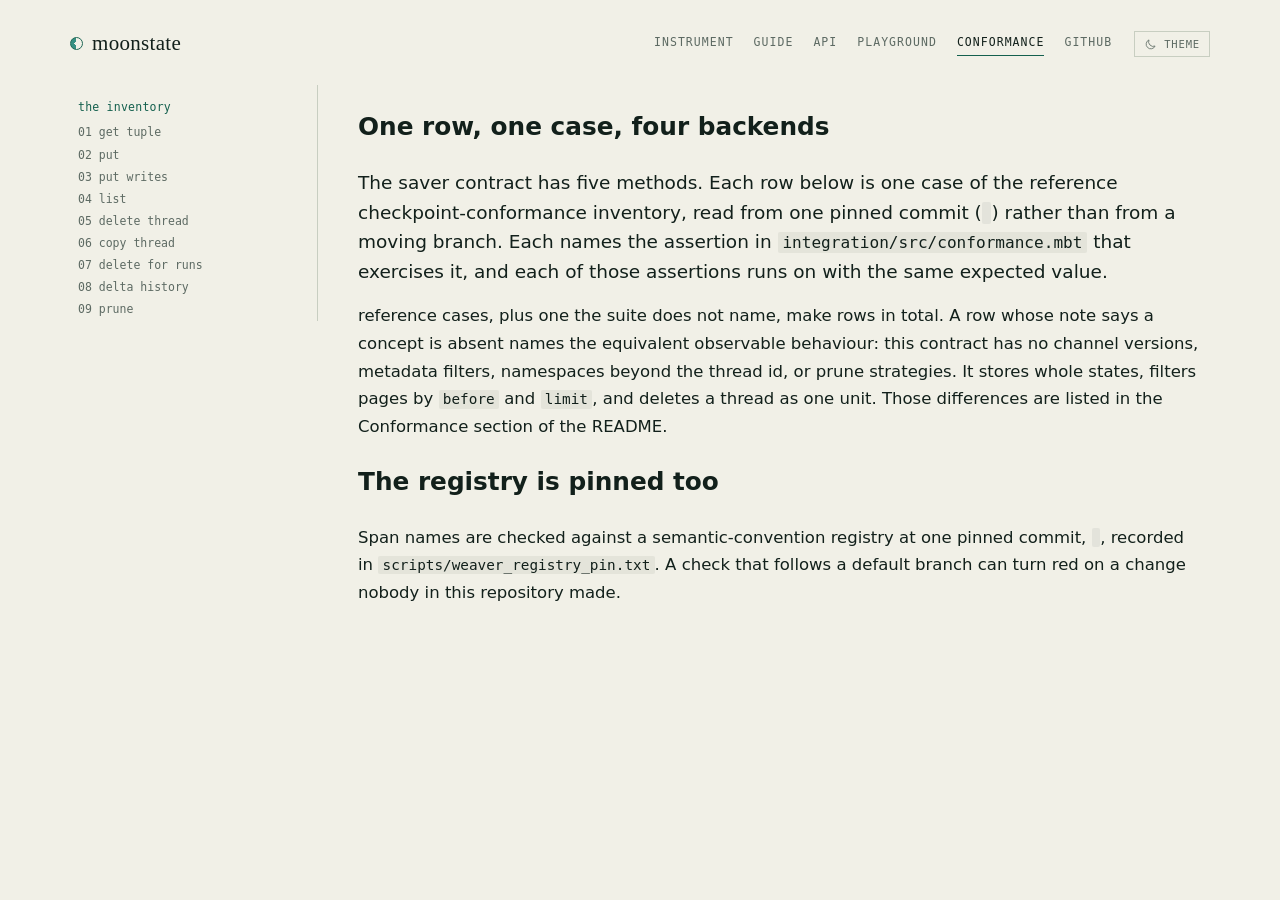
<file: docs/conformance.template.html>
<!doctype html>
<html lang="en">
  <head>
    <meta charset="utf-8">
    <meta name="viewport" content="width=device-width, initial-scale=1">
    <title>Checkpoint conformance — moonstate</title>
    <meta name="description" content="Every case of the pinned reference checkpoint-conformance inventory, the MoonBit test that covers it, and the four backends that test runs on.">
    <link rel="canonical" href="https://moonbitstack.github.io/moonstate/conformance.html">
    <meta property="og:type" content="website">
    <meta property="og:site_name" content="moonstate">
    <meta property="og:title" content="Checkpoint conformance — moonstate">
    <meta property="og:description" content="Every case of the pinned reference checkpoint-conformance inventory, the MoonBit test that covers it, and the four backends that test runs on.">
    <meta property="og:url" content="https://moonbitstack.github.io/moonstate/conformance.html">
    <meta property="og:image" content="https://moonbitstack.github.io/moonstate/og.png">
    <meta property="og:image:width" content="1200">
    <meta property="og:image:height" content="630">
    <meta name="twitter:card" content="summary_large_image">
    <meta name="theme-color" content="#f1f0e7">
    <link rel="icon" href="favicon.svg" type="image/svg+xml">
    <link rel="stylesheet" href="assets/instrument.css">
    <link rel="stylesheet" href="assets/pages.css">
    <script src="assets/theme.js"></script>
    <script src="assets/chrome.js" defer></script>
    <script type="module" src="assets/pages.js"></script>
  </head>
  <body class="doc">
    <a class="skip" href="#cases">Skip to the tables</a>
    <header class="top">
      <a class="mark" href="index.html">moonstate</a>
      <nav class="nav" aria-label="The library">
        <a href="index.html">instrument</a>
        <a href="guide.html">guide</a>
        <a href="api.html">api</a>
        <a href="playground.html">playground</a>
        <a href="conformance.html" aria-current="page">conformance</a>
        <a href="https://github.com/moonbitstack/moonstate">github</a>
        <button class="theme" type="button" data-theme-toggle aria-label="Switch to the dark theme">
          <svg data-icon="moon" viewBox="0 0 24 24" fill="none" stroke="currentColor" stroke-width="1.5" aria-hidden="true">
            <path d="M20.5 14.8A8.6 8.6 0 0 1 9.2 3.5a8.6 8.6 0 1 0 11.3 11.3Z"></path>
          </svg>
          <svg data-icon="sun" viewBox="0 0 24 24" fill="none" stroke="currentColor" stroke-width="1.5" aria-hidden="true">
            <circle cx="12" cy="12" r="4"></circle>
            <path d="M12 2.8v2.1M12 19.1v2.1M2.8 12h2.1M19.1 12h2.1M5.5 5.5l1.5 1.5M17 17l1.5 1.5M18.5 5.5 17 7M7 17l-1.5 1.5"></path>
          </svg>
          <span>theme</span>
        </button>
      </nav>
    </header>

    <main class="reference" id="cases">
      <aside class="rail" aria-label="The capabilities">
        <div class="group"><b>the inventory</b></div>
        <a href="#case-get-tuple">01 get tuple</a>
        <a href="#case-put">02 put</a>
        <a href="#case-put-writes">03 put writes</a>
        <a href="#case-list">04 list</a>
        <a href="#case-delete-thread">05 delete thread</a>
        <a href="#case-copy-thread">06 copy thread</a>
        <a href="#case-delete-for-runs">07 delete for runs</a>
        <a href="#case-delta-channel-history">08 delta history</a>
        <a href="#case-prune">09 prune</a>
      </aside>

      <article class="prose cases">
        <h1>One row, one case, four backends</h1>
        <p class="lede">
          The saver contract has five methods. Each row below is one case of the reference
          checkpoint-conformance inventory, read from one pinned commit
          (<code><!-- cases:commit --></code>) rather than from a moving branch. Each names the
          assertion in <code>integration/src/conformance.mbt</code> that exercises it, and each of
          those assertions runs on <!-- cases:backends --> with the same expected value.
        </p>
        <p>
          <!-- cases:count --> reference cases, plus one the suite does not name, make
          <!-- cases:total --> rows in total. A row whose note says a concept is absent
          names the equivalent observable behaviour: this contract has no channel versions,
          metadata filters, namespaces beyond the thread id, or prune strategies. It stores whole
          states, filters pages by <code>before</code> and <code>limit</code>, and deletes a thread
          as one unit. Those differences are listed in the Conformance section of the README.
        </p>

<!-- cases:block -->

        <h2>The registry is pinned too</h2>
        <p>
          Span names are checked against a semantic-convention registry at one pinned commit,
          <code><!-- registry:pin --></code>, recorded in
          <code>scripts/weaver_registry_pin.txt</code>. A check that follows a default branch can
          turn red on a change nobody in this repository made.
        </p>
      </article>
    </main>
  </body>
</html>
</file>
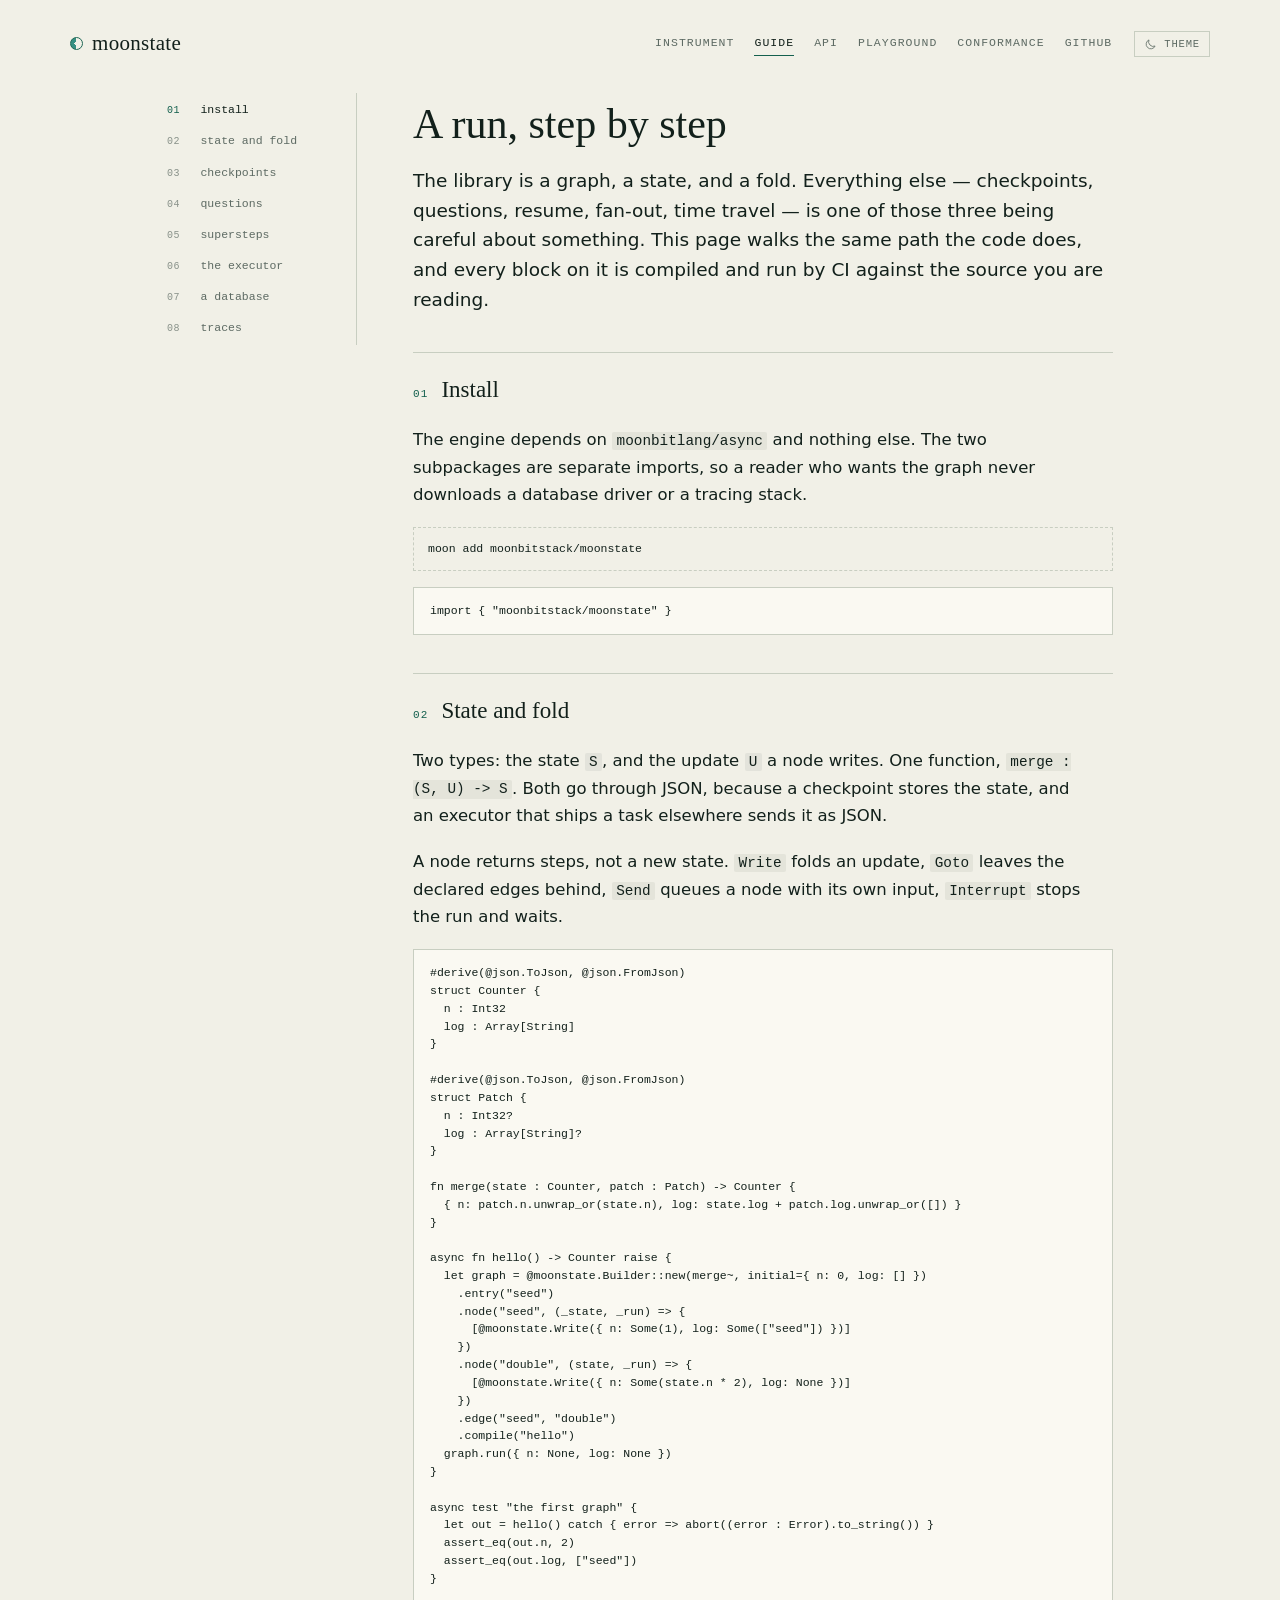
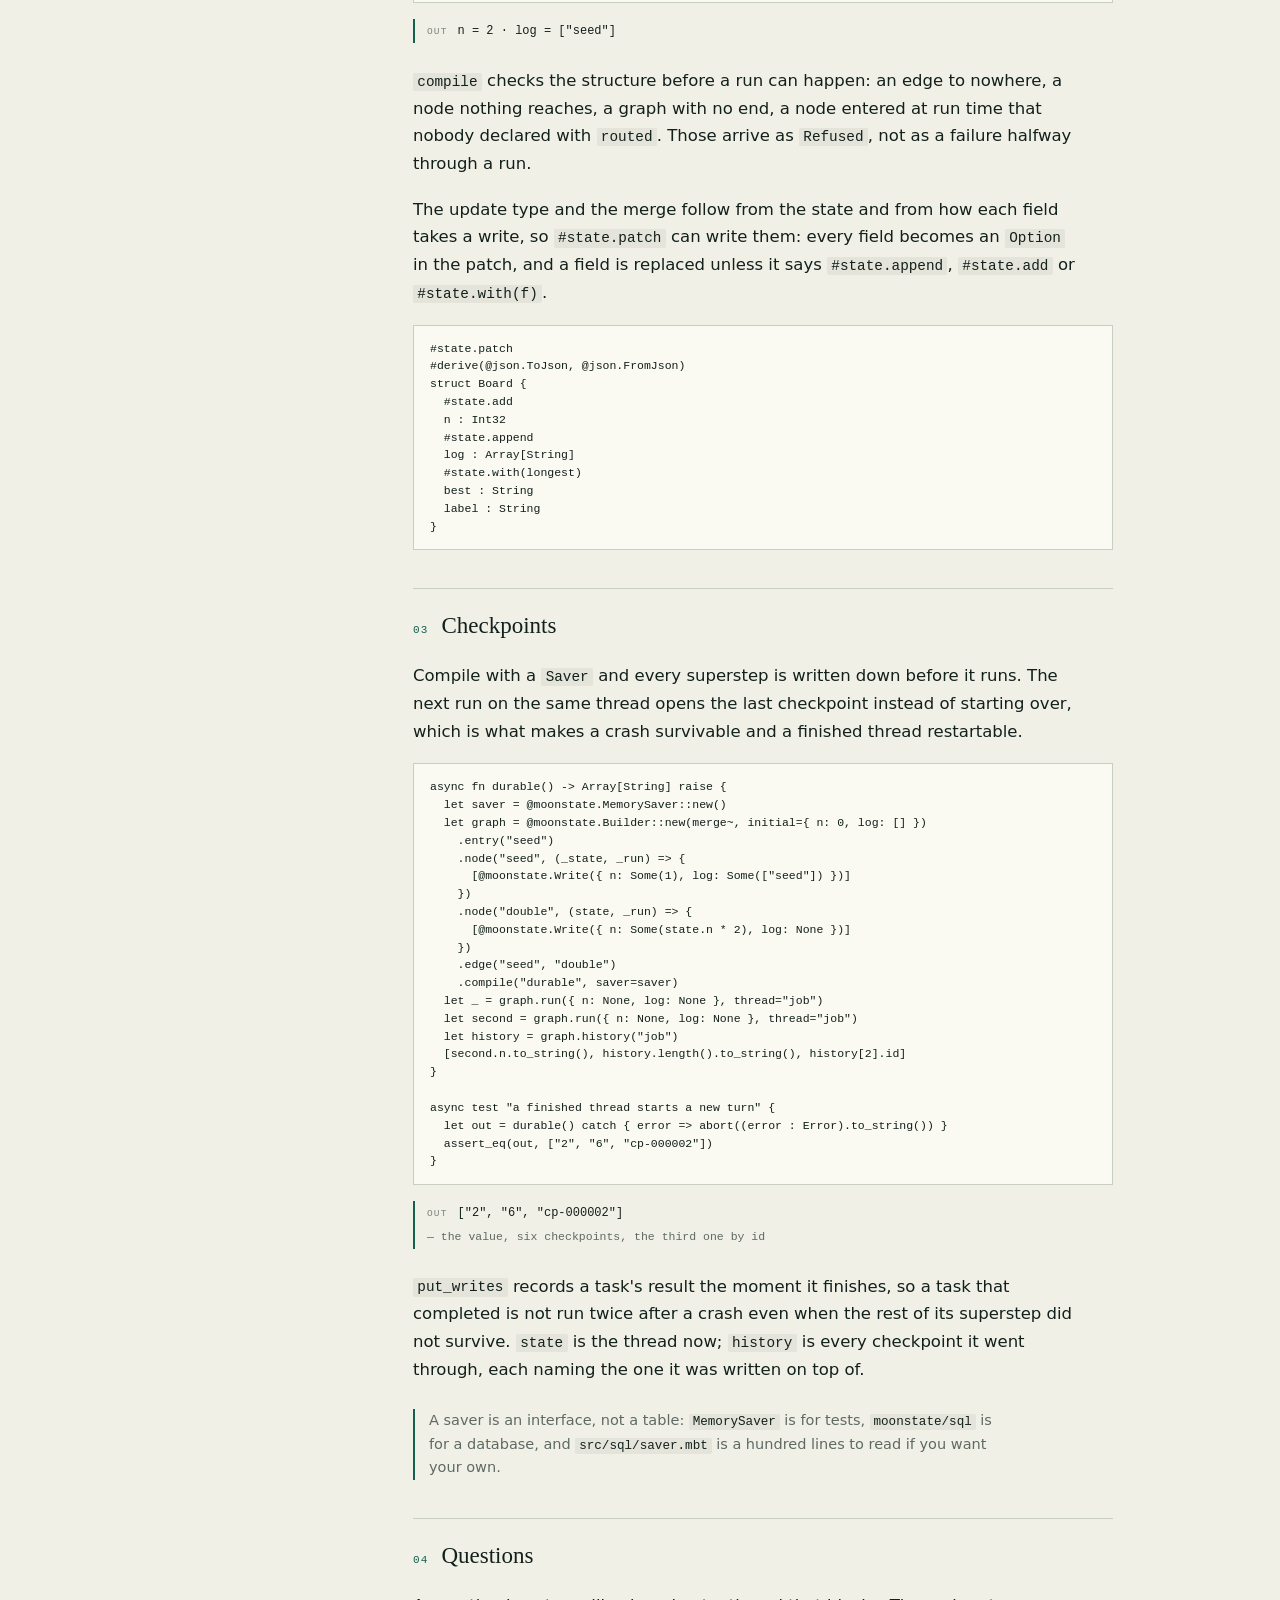
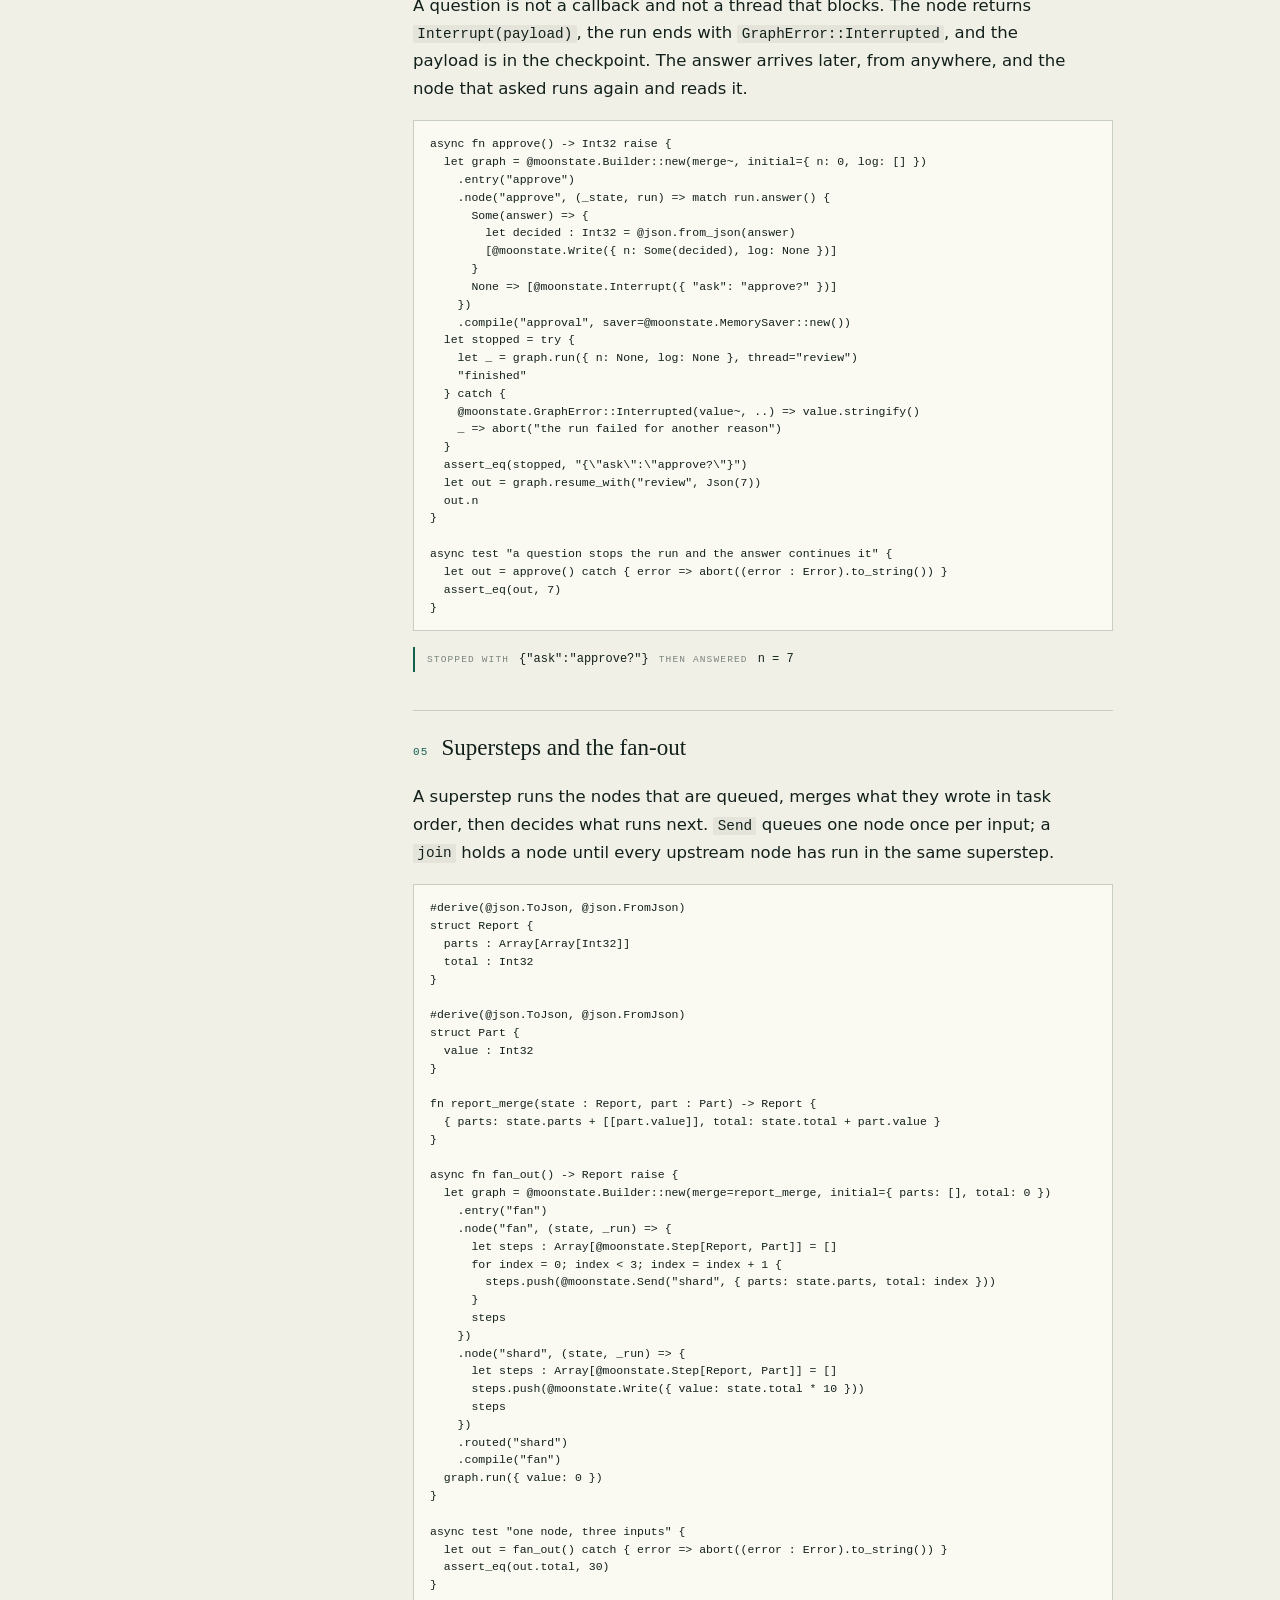
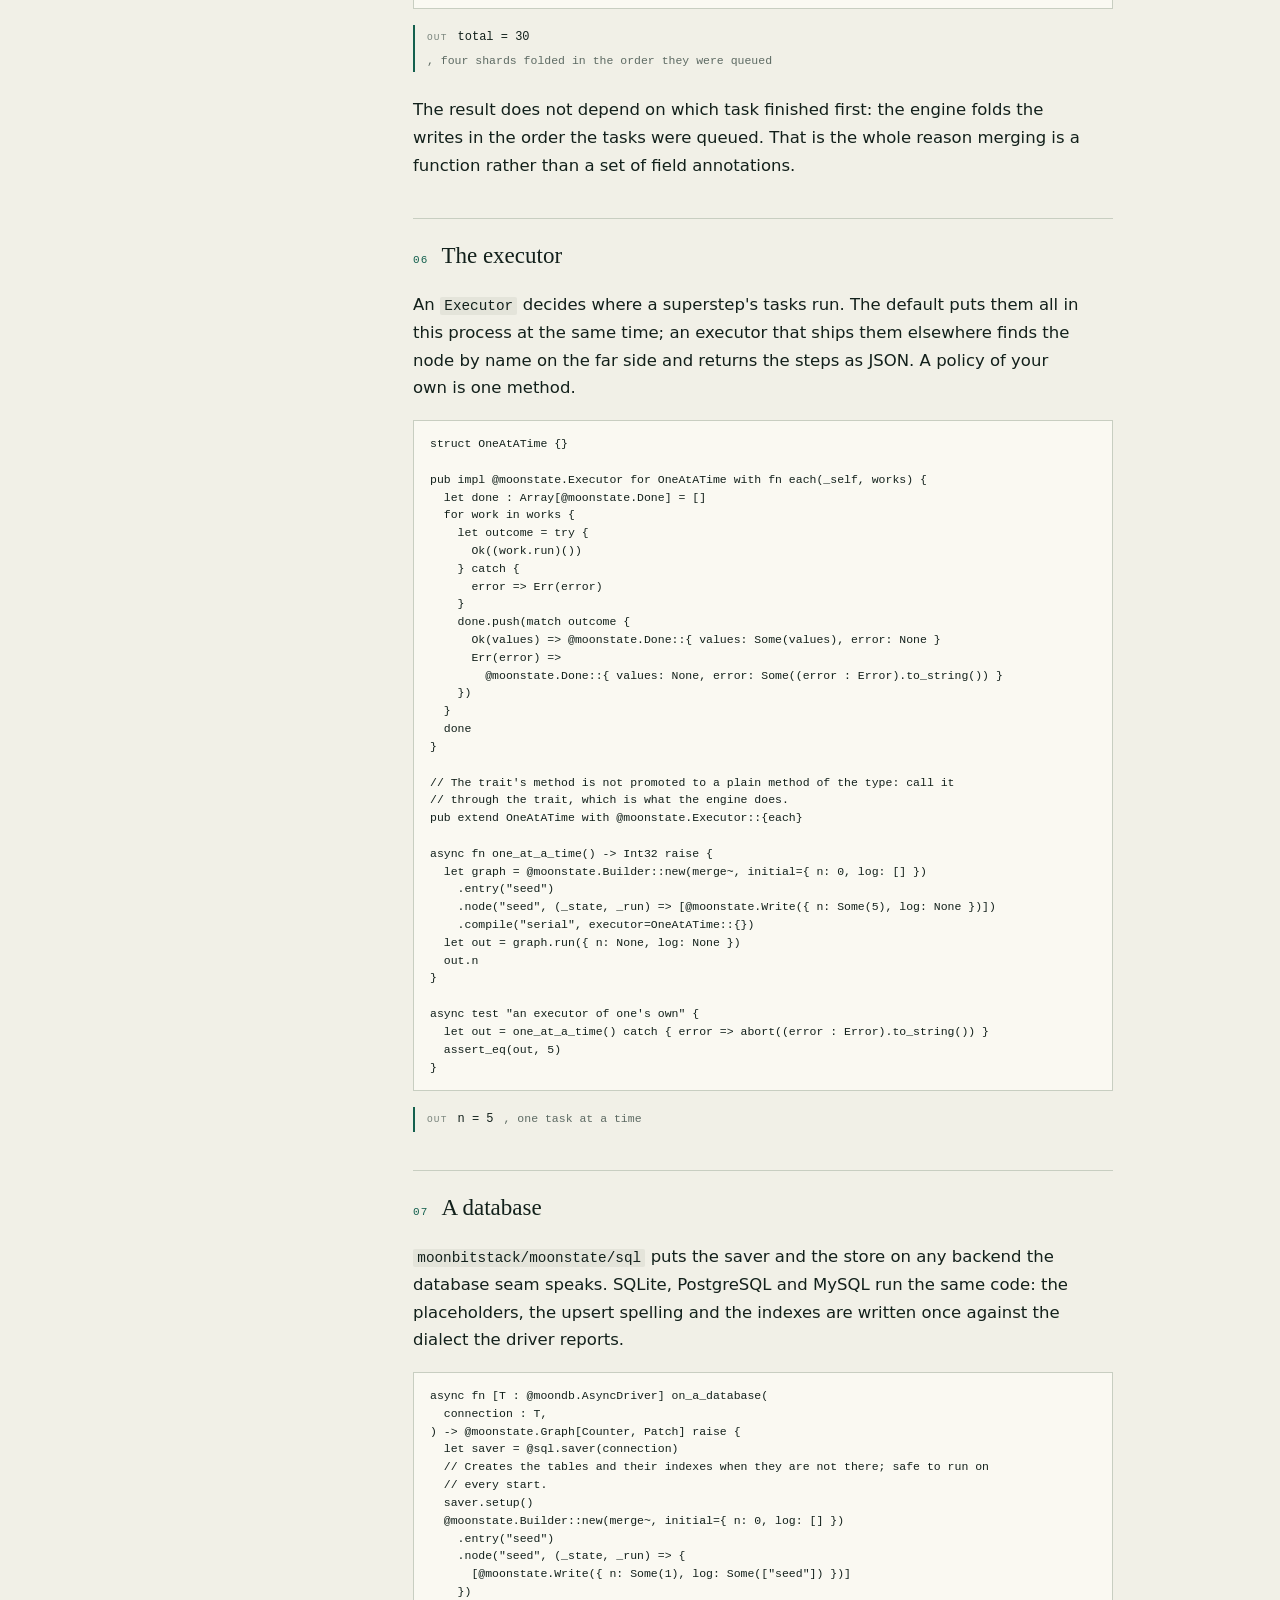
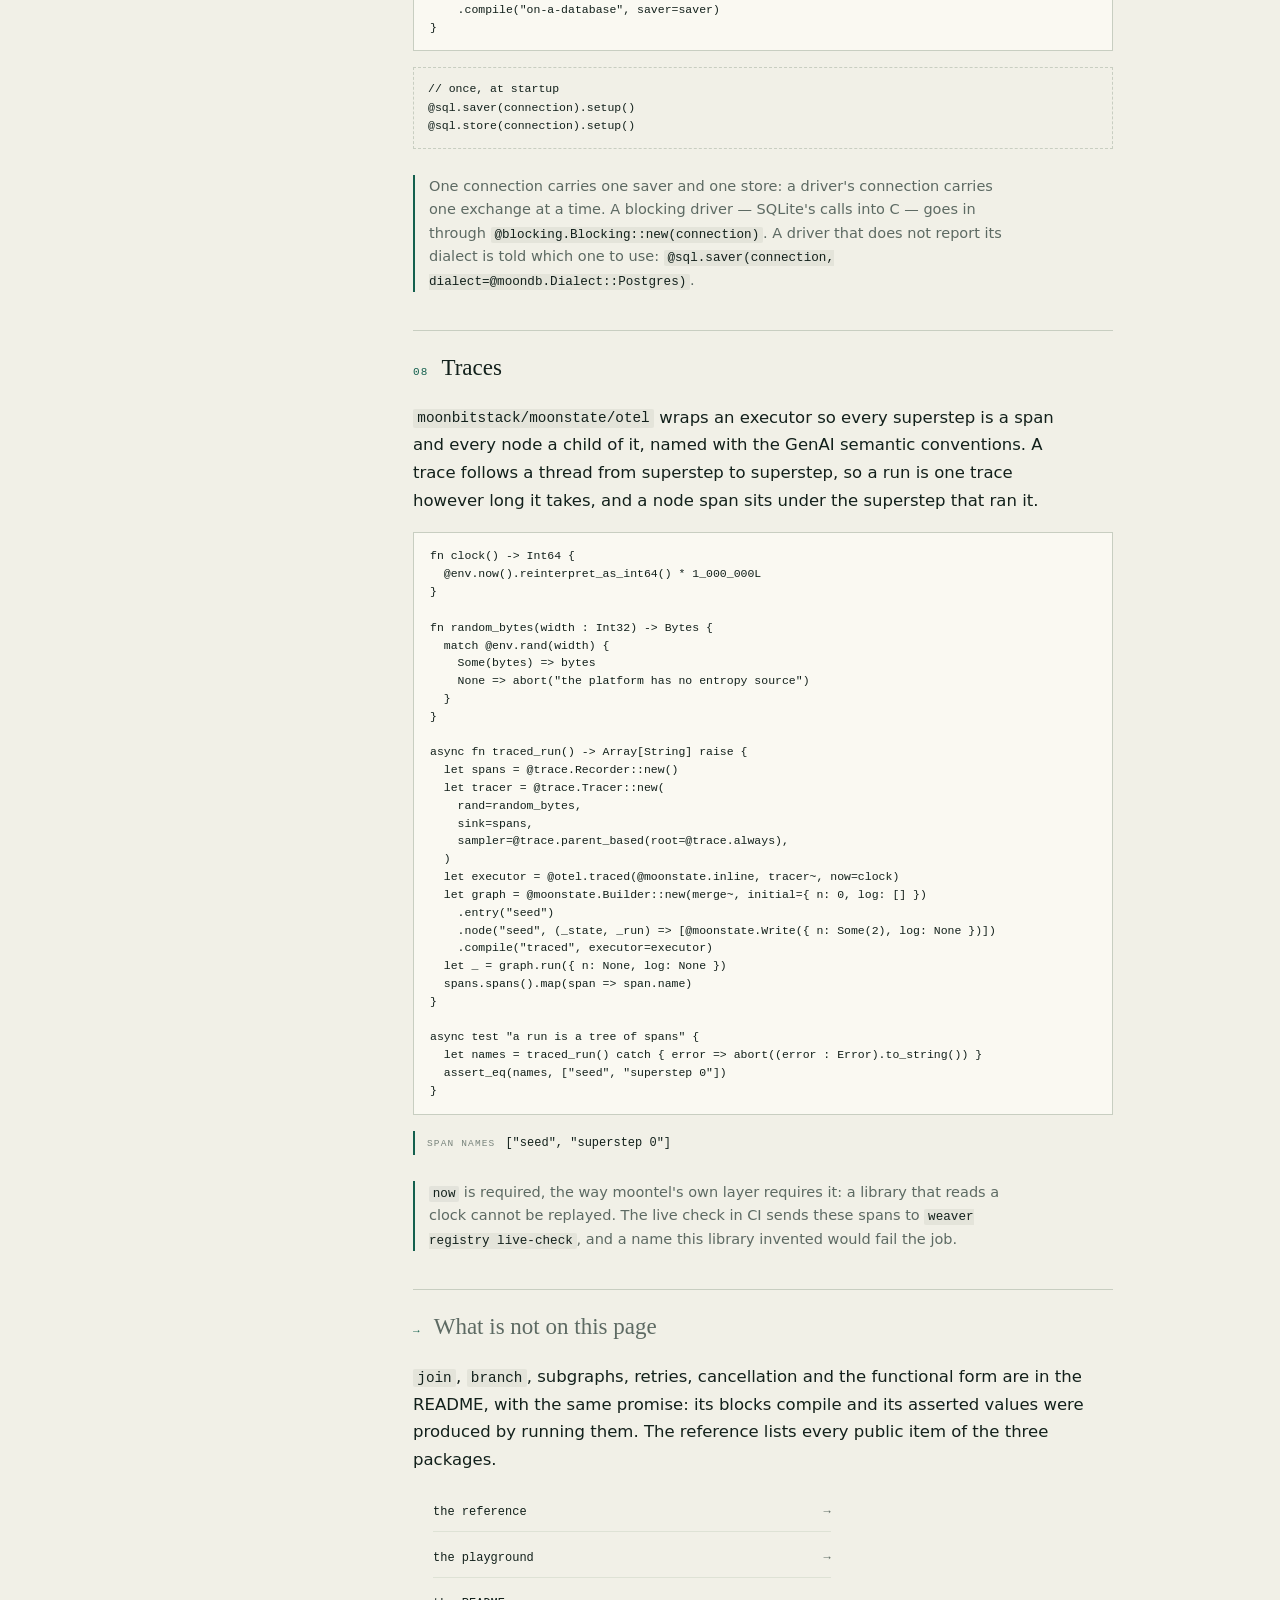
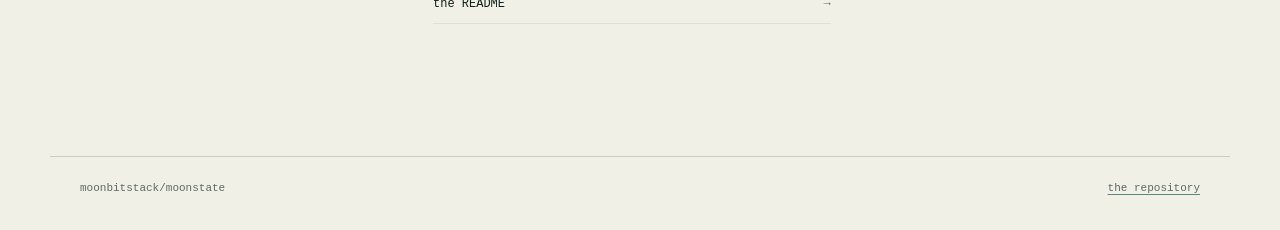
<file: docs/guide.html>
<!doctype html>
<html lang="en">
  <head>
    <meta charset="utf-8">
    <meta name="viewport" content="width=device-width, initial-scale=1">
    <title>Guide — moonstate</title>
    <meta name="description" content="A first run, then checkpoints, questions, supersteps, the executor, a database and traces: the whole library in the order you meet it, every block compiled by CI.">
    <link rel="canonical" href="https://moonbitstack.github.io/moonstate/guide.html">
    <meta property="og:type" content="website">
    <meta property="og:site_name" content="moonstate">
    <meta property="og:title" content="Guide — moonstate">
    <meta property="og:description" content="A first run, then checkpoints, questions, supersteps, the executor, a database and traces: the whole library in the order you meet it, every block compiled by CI.">
    <meta property="og:url" content="https://moonbitstack.github.io/moonstate/guide.html">
    <meta property="og:image" content="https://moonbitstack.github.io/moonstate/og.png">
    <meta property="og:image:width" content="1200">
    <meta property="og:image:height" content="630">
    <meta name="twitter:card" content="summary_large_image">
    <meta name="theme-color" content="#f1f0e7">
    <link rel="icon" href="favicon.svg" type="image/svg+xml">
    <link rel="stylesheet" href="assets/instrument.css">
    <link rel="stylesheet" href="assets/pages.css">
    <script src="assets/theme.js"></script>
    <script src="assets/chrome.js" defer></script>
    <script type="module" src="assets/pages.js"></script>
  </head>
  <body class="doc">
    <a class="skip" href="#start">Skip to the guide</a>
    <header class="top">
      <a class="mark" href="index.html">moonstate</a>
      <nav class="nav" aria-label="The library">
        <a href="index.html">instrument</a>
        <a href="guide.html" aria-current="page">guide</a>
        <a href="api.html">api</a>
        <a href="playground.html">playground</a>
        <a href="conformance.html">conformance</a>
        <a href="https://github.com/moonbitstack/moonstate">github</a>
        <button class="theme" type="button" data-theme-toggle aria-label="Switch to the dark theme">
          <svg data-icon="moon" viewBox="0 0 24 24" fill="none" stroke="currentColor" stroke-width="1.5" aria-hidden="true">
            <path d="M20.5 14.8A8.6 8.6 0 0 1 9.2 3.5a8.6 8.6 0 1 0 11.3 11.3Z"></path>
          </svg>
          <svg data-icon="sun" viewBox="0 0 24 24" fill="none" stroke="currentColor" stroke-width="1.5" aria-hidden="true">
            <circle cx="12" cy="12" r="4"></circle>
            <path d="M12 2.8v2.1M12 19.1v2.1M2.8 12h2.1M19.1 12h2.1M5.5 5.5l1.5 1.5M17 17l1.5 1.5M18.5 5.5 17 7M7 17l-1.5 1.5"></path>
          </svg>
          <span>theme</span>
        </button>
      </nav>
    </header>

    <main class="guide" id="start">
      <aside class="rail" aria-label="The sections of the guide">
        <a href="#install"><span>01</span>install</a>
        <a href="#state"><span>02</span>state and fold</a>
        <a href="#checkpoints"><span>03</span>checkpoints</a>
        <a href="#questions"><span>04</span>questions</a>
        <a href="#supersteps"><span>05</span>supersteps</a>
        <a href="#executor"><span>06</span>the executor</a>
        <a href="#database"><span>07</span>a database</a>
        <a href="#traces"><span>08</span>traces</a>
      </aside>

      <article class="prose">
        <h1>A run, step by step</h1>
        <p class="lede">
          The library is a graph, a state, and a fold. Everything else — checkpoints, questions,
          resume, fan-out, time travel — is one of those three being careful about something. This
          page walks the same path the code does, and every block on it is compiled and run by CI
          against the source you are reading.
        </p>

        <section id="install">
          <h2><span class="num">01</span>Install</h2>
          <p>
            The engine depends on <code>moonbitlang/async</code> and nothing else. The two
            subpackages are separate imports, so a reader who wants the graph never downloads a
            database driver or a tracing stack.
          </p>
          <pre class="cmd"><code>moon add moonbitstack/moonstate</code></pre>
          <pre class="sig"><code>import { "moonbitstack/moonstate" }</code></pre>
        </section>

        <section id="state">
          <h2><span class="num">02</span>State and fold</h2>
          <p>
            Two types: the state <code>S</code>, and the update <code>U</code> a node writes. One
            function, <code>merge : (S, U) -&gt; S</code>. Both go through JSON, because a
            checkpoint stores the state, and an executor that ships a task elsewhere sends it as
            JSON.
          </p>
          <p>
            A node returns steps, not a new state. <code>Write</code> folds an update,
            <code>Goto</code> leaves the declared edges behind, <code>Send</code> queues a node
            with its own input, <code>Interrupt</code> stops the run and waits.
          </p>
          <pre class="sig"><code>#derive(@json.ToJson, @json.FromJson)
struct Counter {
  n : Int32
  log : Array[String]
}

#derive(@json.ToJson, @json.FromJson)
struct Patch {
  n : Int32?
  log : Array[String]?
}

fn merge(state : Counter, patch : Patch) -&gt; Counter {
  { n: patch.n.unwrap_or(state.n), log: state.log + patch.log.unwrap_or([]) }
}

async fn hello() -&gt; Counter raise {
  let graph = @moonstate.Builder::new(merge~, initial={ n: 0, log: [] })
    .entry("seed")
    .node("seed", (_state, _run) =&gt; {
      [@moonstate.Write({ n: Some(1), log: Some(["seed"]) })]
    })
    .node("double", (state, _run) =&gt; {
      [@moonstate.Write({ n: Some(state.n * 2), log: None })]
    })
    .edge("seed", "double")
    .compile("hello")
  graph.run({ n: None, log: None })
}

async test "the first graph" {
  let out = hello() catch { error =&gt; abort((error : Error).to_string()) }
  assert_eq(out.n, 2)
  assert_eq(out.log, ["seed"])
}</code></pre>
          <p class="out"><span>out</span> <code>n = 2 · log = ["seed"]</code></p>
          <p>
            <code>compile</code> checks the structure before a run can happen: an edge to nowhere,
            a node nothing reaches, a graph with no end, a node entered at run time that nobody
            declared with <code>routed</code>. Those arrive as <code>Refused</code>, not as a
            failure halfway through a run.
          </p>
          <p>
            The update type and the merge follow from the state and from how each field takes a
            write, so <code>#state.patch</code> can write them: every field becomes an
            <code>Option</code> in the patch, and a field is replaced unless it says
            <code>#state.append</code>, <code>#state.add</code> or <code>#state.with(f)</code>.
          </p>
          <pre class="sig"><code>#state.patch
#derive(@json.ToJson, @json.FromJson)
struct Board {
  #state.add
  n : Int32
  #state.append
  log : Array[String]
  #state.with(longest)
  best : String
  label : String
}</code></pre>
        </section>

        <section id="checkpoints">
          <h2><span class="num">03</span>Checkpoints</h2>
          <p>
            Compile with a <code>Saver</code> and every superstep is written down before it runs.
            The next run on the same thread opens the last checkpoint instead of starting over,
            which is what makes a crash survivable and a finished thread restartable.
          </p>
          <pre class="sig"><code>async fn durable() -&gt; Array[String] raise {
  let saver = @moonstate.MemorySaver::new()
  let graph = @moonstate.Builder::new(merge~, initial={ n: 0, log: [] })
    .entry("seed")
    .node("seed", (_state, _run) =&gt; {
      [@moonstate.Write({ n: Some(1), log: Some(["seed"]) })]
    })
    .node("double", (state, _run) =&gt; {
      [@moonstate.Write({ n: Some(state.n * 2), log: None })]
    })
    .edge("seed", "double")
    .compile("durable", saver=saver)
  let _ = graph.run({ n: None, log: None }, thread="job")
  let second = graph.run({ n: None, log: None }, thread="job")
  let history = graph.history("job")
  [second.n.to_string(), history.length().to_string(), history[2].id]
}

async test "a finished thread starts a new turn" {
  let out = durable() catch { error =&gt; abort((error : Error).to_string()) }
  assert_eq(out, ["2", "6", "cp-000002"])
}</code></pre>
          <p class="out"><span>out</span> <code>["2", "6", "cp-000002"]</code> — the value, six checkpoints, the third one by id</p>
          <p>
            <code>put_writes</code> records a task's result the moment it finishes, so a task that
            completed is not run twice after a crash even when the rest of its superstep did not
            survive. <code>state</code> is the thread now; <code>history</code> is every checkpoint
            it went through, each naming the one it was written on top of.
          </p>
          <p class="note">
            A saver is an interface, not a table: <code>MemorySaver</code> is for tests,
            <code>moonstate/sql</code> is for a database, and <code>src/sql/saver.mbt</code> is a
            hundred lines to read if you want your own.
          </p>
        </section>

        <section id="questions">
          <h2><span class="num">04</span>Questions</h2>
          <p>
            A question is not a callback and not a thread that blocks. The node returns
            <code>Interrupt(payload)</code>, the run ends with
            <code>GraphError::Interrupted</code>, and the payload is in the checkpoint. The answer
            arrives later, from anywhere, and the node that asked runs again and reads it.
          </p>
          <pre class="sig"><code>async fn approve() -&gt; Int32 raise {
  let graph = @moonstate.Builder::new(merge~, initial={ n: 0, log: [] })
    .entry("approve")
    .node("approve", (_state, run) =&gt; match run.answer() {
      Some(answer) =&gt; {
        let decided : Int32 = @json.from_json(answer)
        [@moonstate.Write({ n: Some(decided), log: None })]
      }
      None =&gt; [@moonstate.Interrupt({ "ask": "approve?" })]
    })
    .compile("approval", saver=@moonstate.MemorySaver::new())
  let stopped = try {
    let _ = graph.run({ n: None, log: None }, thread="review")
    "finished"
  } catch {
    @moonstate.GraphError::Interrupted(value~, ..) =&gt; value.stringify()
    _ =&gt; abort("the run failed for another reason")
  }
  assert_eq(stopped, "{\"ask\":\"approve?\"}")
  let out = graph.resume_with("review", Json(7))
  out.n
}

async test "a question stops the run and the answer continues it" {
  let out = approve() catch { error =&gt; abort((error : Error).to_string()) }
  assert_eq(out, 7)
}</code></pre>
          <p class="out"><span>stopped with</span> <code>{"ask":"approve?"}</code> <span>then answered</span> <code>n = 7</code></p>
        </section>

        <section id="supersteps">
          <h2><span class="num">05</span>Supersteps and the fan-out</h2>
          <p>
            A superstep runs the nodes that are queued, merges what they wrote in task order, then
            decides what runs next. <code>Send</code> queues one node once per input; a
            <code>join</code> holds a node until every upstream node has run in the same superstep.
          </p>
          <pre class="sig"><code>#derive(@json.ToJson, @json.FromJson)
struct Report {
  parts : Array[Array[Int32]]
  total : Int32
}

#derive(@json.ToJson, @json.FromJson)
struct Part {
  value : Int32
}

fn report_merge(state : Report, part : Part) -&gt; Report {
  { parts: state.parts + [[part.value]], total: state.total + part.value }
}

async fn fan_out() -&gt; Report raise {
  let graph = @moonstate.Builder::new(merge=report_merge, initial={ parts: [], total: 0 })
    .entry("fan")
    .node("fan", (state, _run) =&gt; {
      let steps : Array[@moonstate.Step[Report, Part]] = []
      for index = 0; index &lt; 3; index = index + 1 {
        steps.push(@moonstate.Send("shard", { parts: state.parts, total: index }))
      }
      steps
    })
    .node("shard", (state, _run) =&gt; {
      let steps : Array[@moonstate.Step[Report, Part]] = []
      steps.push(@moonstate.Write({ value: state.total * 10 }))
      steps
    })
    .routed("shard")
    .compile("fan")
  graph.run({ value: 0 })
}

async test "one node, three inputs" {
  let out = fan_out() catch { error =&gt; abort((error : Error).to_string()) }
  assert_eq(out.total, 30)
}</code></pre>
          <p class="out"><span>out</span> <code>total = 30</code>, four shards folded in the order they were queued</p>
          <p>
            The result does not depend on which task finished first: the engine folds the writes in
            the order the tasks were queued. That is the whole reason merging is a function rather
            than a set of field annotations.
          </p>
        </section>

        <section id="executor">
          <h2><span class="num">06</span>The executor</h2>
          <p>
            An <code>Executor</code> decides where a superstep's tasks run. The default puts them
            all in this process at the same time; an executor that ships them elsewhere finds the
            node by name on the far side and returns the steps as JSON. A policy of your own is one
            method.
          </p>
          <pre class="sig"><code>struct OneAtATime {}

pub impl @moonstate.Executor for OneAtATime with fn each(_self, works) {
  let done : Array[@moonstate.Done] = []
  for work in works {
    let outcome = try {
      Ok((work.run)())
    } catch {
      error =&gt; Err(error)
    }
    done.push(match outcome {
      Ok(values) =&gt; @moonstate.Done::{ values: Some(values), error: None }
      Err(error) =&gt;
        @moonstate.Done::{ values: None, error: Some((error : Error).to_string()) }
    })
  }
  done
}

// The trait's method is not promoted to a plain method of the type: call it
// through the trait, which is what the engine does.
pub extend OneAtATime with @moonstate.Executor::{each}

async fn one_at_a_time() -&gt; Int32 raise {
  let graph = @moonstate.Builder::new(merge~, initial={ n: 0, log: [] })
    .entry("seed")
    .node("seed", (_state, _run) =&gt; [@moonstate.Write({ n: Some(5), log: None })])
    .compile("serial", executor=OneAtATime::{})
  let out = graph.run({ n: None, log: None })
  out.n
}

async test "an executor of one's own" {
  let out = one_at_a_time() catch { error =&gt; abort((error : Error).to_string()) }
  assert_eq(out, 5)
}</code></pre>
          <p class="out"><span>out</span> <code>n = 5</code>, one task at a time</p>
        </section>

        <section id="database">
          <h2><span class="num">07</span>A database</h2>
          <p>
            <code>moonbitstack/moonstate/sql</code> puts the saver and the store on any backend the
            database seam speaks. SQLite, PostgreSQL and MySQL run the same code: the placeholders,
            the upsert spelling and the indexes are written once against the dialect the driver
            reports.
          </p>
          <pre class="sig"><code>async fn [T : @moondb.AsyncDriver] on_a_database(
  connection : T,
) -&gt; @moonstate.Graph[Counter, Patch] raise {
  let saver = @sql.saver(connection)
  // Creates the tables and their indexes when they are not there; safe to run on
  // every start.
  saver.setup()
  @moonstate.Builder::new(merge~, initial={ n: 0, log: [] })
    .entry("seed")
    .node("seed", (_state, _run) =&gt; {
      [@moonstate.Write({ n: Some(1), log: Some(["seed"]) })]
    })
    .compile("on-a-database", saver=saver)
}</code></pre>
          <pre class="cmd"><code>// once, at startup
@sql.saver(connection).setup()
@sql.store(connection).setup()</code></pre>
          <p class="note">
            One connection carries one saver and one store: a driver's connection carries one
            exchange at a time. A blocking driver — SQLite's calls into C — goes in through
            <code>@blocking.Blocking::new(connection)</code>. A driver that does not report its
            dialect is told which one to use:
            <code>@sql.saver(connection, dialect=@moondb.Dialect::Postgres)</code>.
          </p>
        </section>

        <section id="traces">
          <h2><span class="num">08</span>Traces</h2>
          <p>
            <code>moonbitstack/moonstate/otel</code> wraps an executor so every superstep is a span
            and every node a child of it, named with the GenAI semantic conventions. A trace
            follows a thread from superstep to superstep, so a run is one trace however long it
            takes, and a node span sits under the superstep that ran it.
          </p>
          <pre class="sig"><code>fn clock() -&gt; Int64 {
  @env.now().reinterpret_as_int64() * 1_000_000L
}

fn random_bytes(width : Int32) -&gt; Bytes {
  match @env.rand(width) {
    Some(bytes) =&gt; bytes
    None =&gt; abort("the platform has no entropy source")
  }
}

async fn traced_run() -&gt; Array[String] raise {
  let spans = @trace.Recorder::new()
  let tracer = @trace.Tracer::new(
    rand=random_bytes,
    sink=spans,
    sampler=@trace.parent_based(root=@trace.always),
  )
  let executor = @otel.traced(@moonstate.inline, tracer~, now=clock)
  let graph = @moonstate.Builder::new(merge~, initial={ n: 0, log: [] })
    .entry("seed")
    .node("seed", (_state, _run) =&gt; [@moonstate.Write({ n: Some(2), log: None })])
    .compile("traced", executor=executor)
  let _ = graph.run({ n: None, log: None })
  spans.spans().map(span =&gt; span.name)
}

async test "a run is a tree of spans" {
  let names = traced_run() catch { error =&gt; abort((error : Error).to_string()) }
  assert_eq(names, ["seed", "superstep 0"])
}</code></pre>
          <p class="out"><span>span names</span> <code>["seed", "superstep 0"]</code></p>
          <p class="note">
            <code>now</code> is required, the way moontel's own layer requires it: a library that
            reads a clock cannot be replayed. The live check in CI sends these spans to
            <code>weaver registry live-check</code>, and a name this library invented would fail
            the job.
          </p>
        </section>

        <section class="next-up">
          <h2><span class="num">→</span>What is not on this page</h2>
          <p>
            <code>join</code>, <code>branch</code>, subgraphs, retries, cancellation and the
            functional form are in the README, with the same promise: its blocks compile and its
            asserted values were produced by running them. The reference lists every public item of
            the three packages.
          </p>
          <ul class="links">
            <li><a href="api.html"><span>the reference</span></a></li>
            <li><a href="playground.html"><span>the playground</span></a></li>
            <li><a href="https://github.com/moonbitstack/moonstate#readme"><span>the README</span></a></li>
          </ul>
        </section>
      </article>
    </main>

    <footer class="foot">
      <span>moonbitstack/moonstate</span>
      <a href="https://github.com/moonbitstack/moonstate">the repository</a>
    </footer>
  </body>
</html>
</file>
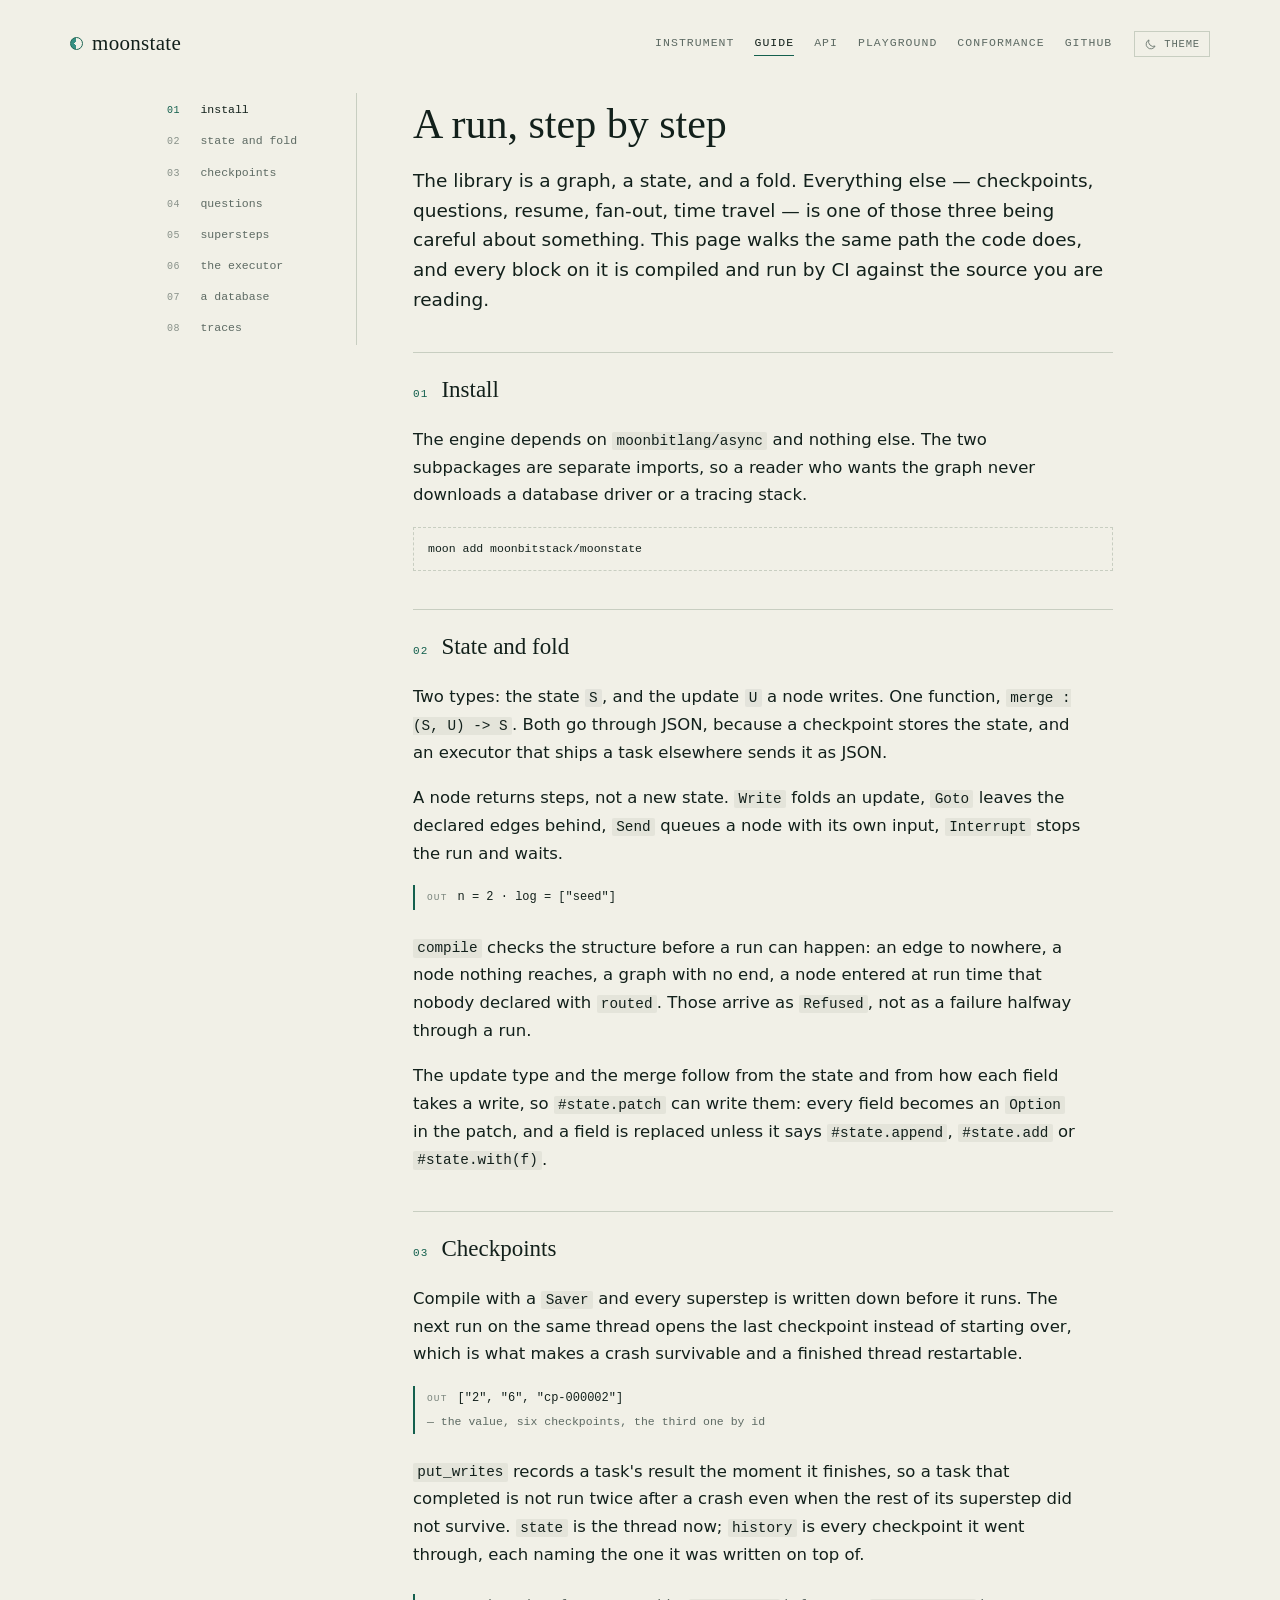
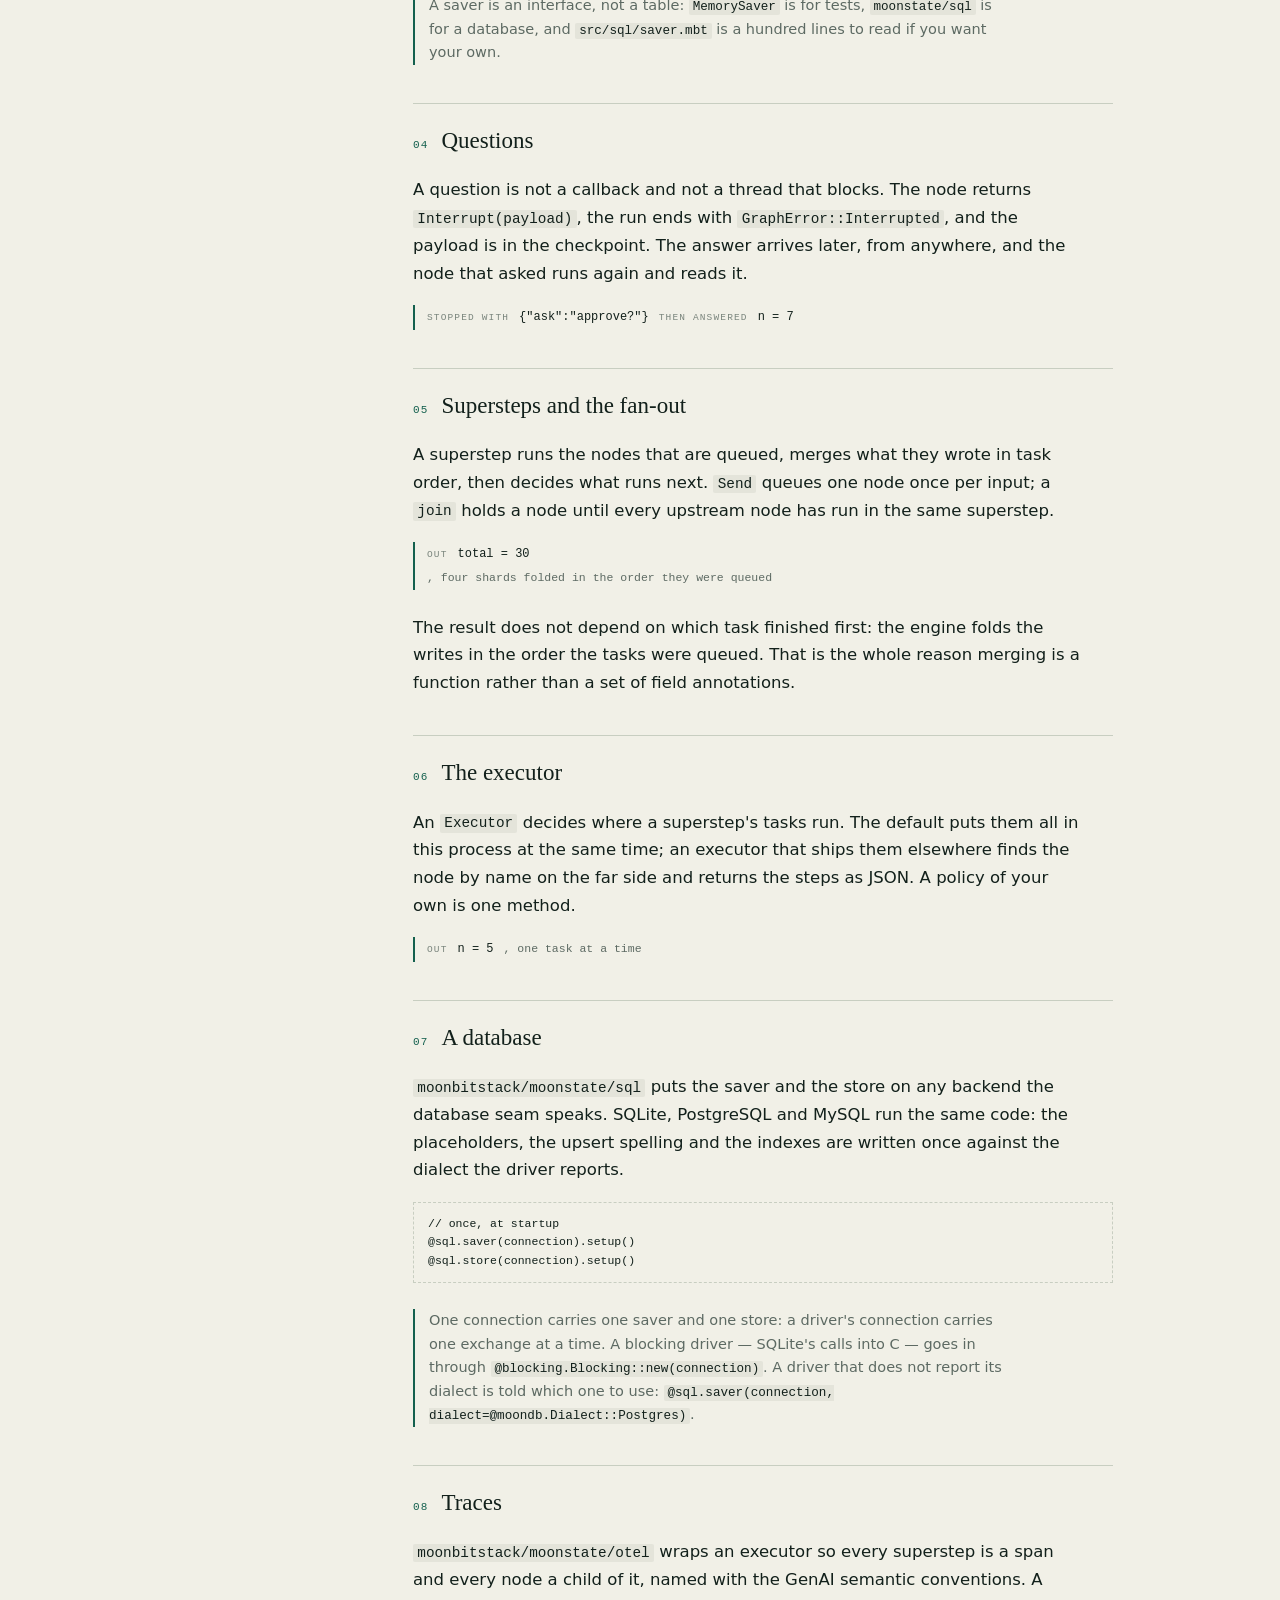
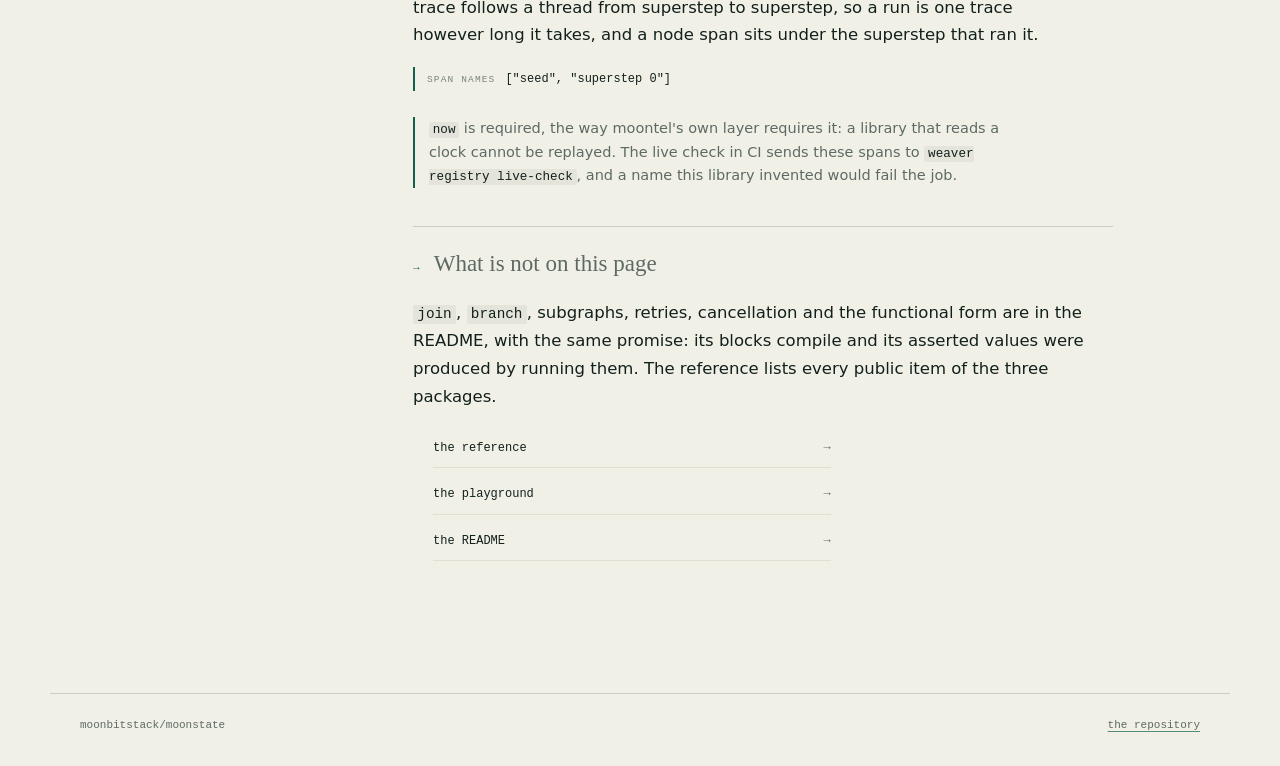
<file: docs/guide.template.html>
<!doctype html>
<html lang="en">
  <head>
    <meta charset="utf-8">
    <meta name="viewport" content="width=device-width, initial-scale=1">
    <title>Guide — moonstate</title>
    <meta name="description" content="A first run, then checkpoints, questions, supersteps, the executor, a database and traces: the whole library in the order you meet it, every block compiled by CI.">
    <link rel="canonical" href="https://moonbitstack.github.io/moonstate/guide.html">
    <meta property="og:type" content="website">
    <meta property="og:site_name" content="moonstate">
    <meta property="og:title" content="Guide — moonstate">
    <meta property="og:description" content="A first run, then checkpoints, questions, supersteps, the executor, a database and traces: the whole library in the order you meet it, every block compiled by CI.">
    <meta property="og:url" content="https://moonbitstack.github.io/moonstate/guide.html">
    <meta property="og:image" content="https://moonbitstack.github.io/moonstate/og.png">
    <meta property="og:image:width" content="1200">
    <meta property="og:image:height" content="630">
    <meta name="twitter:card" content="summary_large_image">
    <meta name="theme-color" content="#f1f0e7">
    <link rel="icon" href="favicon.svg" type="image/svg+xml">
    <link rel="stylesheet" href="assets/instrument.css">
    <link rel="stylesheet" href="assets/pages.css">
    <script src="assets/theme.js"></script>
    <script src="assets/chrome.js" defer></script>
    <script type="module" src="assets/pages.js"></script>
  </head>
  <body class="doc">
    <a class="skip" href="#start">Skip to the guide</a>
    <header class="top">
      <a class="mark" href="index.html">moonstate</a>
      <nav class="nav" aria-label="The library">
        <a href="index.html">instrument</a>
        <a href="guide.html" aria-current="page">guide</a>
        <a href="api.html">api</a>
        <a href="playground.html">playground</a>
        <a href="conformance.html">conformance</a>
        <a href="https://github.com/moonbitstack/moonstate">github</a>
        <button class="theme" type="button" data-theme-toggle aria-label="Switch to the dark theme">
          <svg data-icon="moon" viewBox="0 0 24 24" fill="none" stroke="currentColor" stroke-width="1.5" aria-hidden="true">
            <path d="M20.5 14.8A8.6 8.6 0 0 1 9.2 3.5a8.6 8.6 0 1 0 11.3 11.3Z"></path>
          </svg>
          <svg data-icon="sun" viewBox="0 0 24 24" fill="none" stroke="currentColor" stroke-width="1.5" aria-hidden="true">
            <circle cx="12" cy="12" r="4"></circle>
            <path d="M12 2.8v2.1M12 19.1v2.1M2.8 12h2.1M19.1 12h2.1M5.5 5.5l1.5 1.5M17 17l1.5 1.5M18.5 5.5 17 7M7 17l-1.5 1.5"></path>
          </svg>
          <span>theme</span>
        </button>
      </nav>
    </header>

    <main class="guide" id="start">
      <aside class="rail" aria-label="The sections of the guide">
        <a href="#install"><span>01</span>install</a>
        <a href="#state"><span>02</span>state and fold</a>
        <a href="#checkpoints"><span>03</span>checkpoints</a>
        <a href="#questions"><span>04</span>questions</a>
        <a href="#supersteps"><span>05</span>supersteps</a>
        <a href="#executor"><span>06</span>the executor</a>
        <a href="#database"><span>07</span>a database</a>
        <a href="#traces"><span>08</span>traces</a>
      </aside>

      <article class="prose">
        <h1>A run, step by step</h1>
        <p class="lede">
          The library is a graph, a state, and a fold. Everything else — checkpoints, questions,
          resume, fan-out, time travel — is one of those three being careful about something. This
          page walks the same path the code does, and every block on it is compiled and run by CI
          against the source you are reading.
        </p>

        <section id="install">
          <h2><span class="num">01</span>Install</h2>
          <p>
            The engine depends on <code>moonbitlang/async</code> and nothing else. The two
            subpackages are separate imports, so a reader who wants the graph never downloads a
            database driver or a tracing stack.
          </p>
          <pre class="cmd"><code>moon add moonbitstack/moonstate</code></pre>
          <!-- code:1 -->
        </section>

        <section id="state">
          <h2><span class="num">02</span>State and fold</h2>
          <p>
            Two types: the state <code>S</code>, and the update <code>U</code> a node writes. One
            function, <code>merge : (S, U) -&gt; S</code>. Both go through JSON, because a
            checkpoint stores the state, and an executor that ships a task elsewhere sends it as
            JSON.
          </p>
          <p>
            A node returns steps, not a new state. <code>Write</code> folds an update,
            <code>Goto</code> leaves the declared edges behind, <code>Send</code> queues a node
            with its own input, <code>Interrupt</code> stops the run and waits.
          </p>
          <!-- code:0 -->
          <p class="out"><span>out</span> <code>n = 2 · log = ["seed"]</code></p>
          <p>
            <code>compile</code> checks the structure before a run can happen: an edge to nowhere,
            a node nothing reaches, a graph with no end, a node entered at run time that nobody
            declared with <code>routed</code>. Those arrive as <code>Refused</code>, not as a
            failure halfway through a run.
          </p>
          <p>
            The update type and the merge follow from the state and from how each field takes a
            write, so <code>#state.patch</code> can write them: every field becomes an
            <code>Option</code> in the patch, and a field is replaced unless it says
            <code>#state.append</code>, <code>#state.add</code> or <code>#state.with(f)</code>.
          </p>
          <!-- code:2 -->
        </section>

        <section id="checkpoints">
          <h2><span class="num">03</span>Checkpoints</h2>
          <p>
            Compile with a <code>Saver</code> and every superstep is written down before it runs.
            The next run on the same thread opens the last checkpoint instead of starting over,
            which is what makes a crash survivable and a finished thread restartable.
          </p>
          <!-- code:4 -->
          <p class="out"><span>out</span> <code>["2", "6", "cp-000002"]</code> — the value, six checkpoints, the third one by id</p>
          <p>
            <code>put_writes</code> records a task's result the moment it finishes, so a task that
            completed is not run twice after a crash even when the rest of its superstep did not
            survive. <code>state</code> is the thread now; <code>history</code> is every checkpoint
            it went through, each naming the one it was written on top of.
          </p>
          <p class="note">
            A saver is an interface, not a table: <code>MemorySaver</code> is for tests,
            <code>moonstate/sql</code> is for a database, and <code>src/sql/saver.mbt</code> is a
            hundred lines to read if you want your own.
          </p>
        </section>

        <section id="questions">
          <h2><span class="num">04</span>Questions</h2>
          <p>
            A question is not a callback and not a thread that blocks. The node returns
            <code>Interrupt(payload)</code>, the run ends with
            <code>GraphError::Interrupted</code>, and the payload is in the checkpoint. The answer
            arrives later, from anywhere, and the node that asked runs again and reads it.
          </p>
          <!-- code:6 -->
          <p class="out"><span>stopped with</span> <code>{"ask":"approve?"}</code> <span>then answered</span> <code>n = 7</code></p>
        </section>

        <section id="supersteps">
          <h2><span class="num">05</span>Supersteps and the fan-out</h2>
          <p>
            A superstep runs the nodes that are queued, merges what they wrote in task order, then
            decides what runs next. <code>Send</code> queues one node once per input; a
            <code>join</code> holds a node until every upstream node has run in the same superstep.
          </p>
          <!-- code:3 -->
          <p class="out"><span>out</span> <code>total = 30</code>, four shards folded in the order they were queued</p>
          <p>
            The result does not depend on which task finished first: the engine folds the writes in
            the order the tasks were queued. That is the whole reason merging is a function rather
            than a set of field annotations.
          </p>
        </section>

        <section id="executor">
          <h2><span class="num">06</span>The executor</h2>
          <p>
            An <code>Executor</code> decides where a superstep's tasks run. The default puts them
            all in this process at the same time; an executor that ships them elsewhere finds the
            node by name on the far side and returns the steps as JSON. A policy of your own is one
            method.
          </p>
          <!-- code:7 -->
          <p class="out"><span>out</span> <code>n = 5</code>, one task at a time</p>
        </section>

        <section id="database">
          <h2><span class="num">07</span>A database</h2>
          <p>
            <code>moonbitstack/moonstate/sql</code> puts the saver and the store on any backend the
            database seam speaks. SQLite, PostgreSQL and MySQL run the same code: the placeholders,
            the upsert spelling and the indexes are written once against the dialect the driver
            reports.
          </p>
          <!-- code:5 -->
          <pre class="cmd"><code>// once, at startup
@sql.saver(connection).setup()
@sql.store(connection).setup()</code></pre>
          <p class="note">
            One connection carries one saver and one store: a driver's connection carries one
            exchange at a time. A blocking driver — SQLite's calls into C — goes in through
            <code>@blocking.Blocking::new(connection)</code>. A driver that does not report its
            dialect is told which one to use:
            <code>@sql.saver(connection, dialect=@moondb.Dialect::Postgres)</code>.
          </p>
        </section>

        <section id="traces">
          <h2><span class="num">08</span>Traces</h2>
          <p>
            <code>moonbitstack/moonstate/otel</code> wraps an executor so every superstep is a span
            and every node a child of it, named with the GenAI semantic conventions. A trace
            follows a thread from superstep to superstep, so a run is one trace however long it
            takes, and a node span sits under the superstep that ran it.
          </p>
          <!-- code:8 -->
          <p class="out"><span>span names</span> <code>["seed", "superstep 0"]</code></p>
          <p class="note">
            <code>now</code> is required, the way moontel's own layer requires it: a library that
            reads a clock cannot be replayed. The live check in CI sends these spans to
            <code>weaver registry live-check</code>, and a name this library invented would fail
            the job.
          </p>
        </section>

        <section class="next-up">
          <h2><span class="num">→</span>What is not on this page</h2>
          <p>
            <code>join</code>, <code>branch</code>, subgraphs, retries, cancellation and the
            functional form are in the README, with the same promise: its blocks compile and its
            asserted values were produced by running them. The reference lists every public item of
            the three packages.
          </p>
          <ul class="links">
            <li><a href="api.html"><span>the reference</span></a></li>
            <li><a href="playground.html"><span>the playground</span></a></li>
            <li><a href="https://github.com/moonbitstack/moonstate#readme"><span>the README</span></a></li>
          </ul>
        </section>
      </article>
    </main>

    <footer class="foot">
      <span>moonbitstack/moonstate</span>
      <a href="https://github.com/moonbitstack/moonstate">the repository</a>
    </footer>
  </body>
</html>
</file>
<file: docs/assets/instrument.css>
/* Two stones, two jobs. Emerald is what the run has already done — the arc, the
   notches, the labels, the links. Turquoise is where the run is now — the phase
   that is lit, the stage you are on, the mark the arc stops at. Everything else
   is ink on paper.

   Light is unglazed porcelain with a green cast; dark is obsidian with a little
   pine in it, so the stone colours have somewhere to sit. The accent colours are
   not decoration: a thing that moves is turquoise, a thing that is recorded is
   emerald, and nothing else is allowed to be either. */

:root {
  --paper: #f1f0e7;
  --panel: #faf9f2;
  --ink: #12201b;
  --muted: #5d6a63;
  --rule: #c8cec1;
  --rule-soft: #dee2d5;
  --accent: #14604e;
  --accent-soft: #a7c9bc;
  --jade: #2c8a7d;

  --serif: ui-serif, Georgia, "Iowan Old Style", "Times New Roman", serif;
  --sans: ui-sans-serif, system-ui, "Segoe UI", Helvetica, Arial, sans-serif;
  --mono: ui-monospace, "SFMono-Regular", Menlo, Consolas, monospace;

  --measure: 58ch;
  --page: 1200px;
  --gap: 64px;

  color-scheme: light;
}

:root[data-theme="dark"] {
  --paper: #0a1211;
  --panel: #101b18;
  --ink: #e6ece7;
  --muted: #8da09a;
  --rule: #26362f;
  --rule-soft: #1a2622;
  --accent: #6ccbb0;
  --accent-soft: #1f4237;
  --jade: #58d0c4;

  color-scheme: dark;
}

/* No script and no stored choice: the system still decides. */
@media (prefers-color-scheme: dark) {
  :root:not([data-theme]) {
    --paper: #0a1211;
    --panel: #101b18;
    --ink: #e6ece7;
    --muted: #8da09a;
    --rule: #26362f;
    --rule-soft: #1a2622;
    --accent: #6ccbb0;
    --accent-soft: #1f4237;
    --jade: #58d0c4;

    color-scheme: dark;
  }
}

*,
*::before,
*::after {
  box-sizing: border-box;
}

html {
  background: var(--paper);
  color: var(--ink);
  font-family: var(--serif);
  -webkit-text-size-adjust: 100%;
  scroll-behavior: smooth;
}

@supports selector(::-webkit-scrollbar) {
  html::-webkit-scrollbar,
  .ledger::-webkit-scrollbar,
  .rail::-webkit-scrollbar,
  .record::-webkit-scrollbar,
  pre::-webkit-scrollbar {
    width: 11px;
    height: 11px;
  }

  html::-webkit-scrollbar-track,
  .ledger::-webkit-scrollbar-track,
  .rail::-webkit-scrollbar-track,
  .record::-webkit-scrollbar-track,
  pre::-webkit-scrollbar-track {
    background: transparent;
  }

  html::-webkit-scrollbar-thumb,
  .ledger::-webkit-scrollbar-thumb,
  .rail::-webkit-scrollbar-thumb,
  .record::-webkit-scrollbar-thumb,
  pre::-webkit-scrollbar-thumb {
    border: 3px solid transparent;
    border-radius: 99px;
    background-clip: content-box;
    background-color: color-mix(in srgb, var(--ink) 22%, transparent);
  }

  html::-webkit-scrollbar-thumb:hover,
  .ledger::-webkit-scrollbar-thumb:hover,
  .rail::-webkit-scrollbar-thumb:hover,
  .record::-webkit-scrollbar-thumb:hover,
  pre::-webkit-scrollbar-thumb:hover {
    background-color: color-mix(in srgb, var(--ink) 44%, transparent);
  }
}

/* Only where there is no webkit pseudo-element to style: a browser that has one
   ignores the standard properties on the same element. */
@supports not selector(::-webkit-scrollbar) {
  html {
    scrollbar-width: thin;
    scrollbar-color: color-mix(in srgb, var(--ink) 22%, transparent) transparent;
  }
}

body {
  margin: 0;
  background: var(--paper);
  color: var(--ink);
  font-family: var(--sans);
  font-size: 16.5px;
  line-height: 1.68;
  -webkit-font-smoothing: antialiased;
  text-rendering: optimizeLegibility;
}

::selection {
  background: color-mix(in srgb, var(--accent) 26%, transparent);
}

a {
  color: inherit;
  text-decoration-color: color-mix(in srgb, var(--accent) 70%, transparent);
  text-underline-offset: 3px;
  text-decoration-thickness: 1px;
}

a:hover {
  text-decoration-color: var(--accent);
}

:focus-visible {
  outline: 1px solid var(--accent);
  outline-offset: 3px;
}

p {
  margin: 0 0 16px;
}

code {
  font-family: var(--mono);
  font-size: 0.87em;
  overflow-wrap: break-word;
  color: var(--ink);
  background: color-mix(in srgb, var(--ink) 6%, transparent);
  padding: 0.08em 0.3em;
  border-radius: 2px;
}

pre code {
  background: none;
  padding: 0;
  font-size: inherit;
}

.skip {
  position: absolute;
  left: -9999px;
  top: 0;
}

.skip:focus {
  left: 16px;
  top: 12px;
  z-index: 20;
  padding: 8px 12px;
  background: var(--panel);
  border: 1px solid var(--accent);
  font-family: var(--mono);
  font-size: 12px;
}

/* ---------- the head of every page ---------- */

.top {
  width: 100%;
  max-width: var(--page);
  margin: 0 auto;
  padding: 26px 30px 16px;
  display: flex;
  flex-wrap: wrap;
  align-items: center;
  justify-content: space-between;
  gap: 14px 28px;
}

.mark {
  font-family: var(--serif);
  font-size: 21px;
  letter-spacing: 0.015em;
  text-decoration: none;
  display: inline-flex;
  align-items: center;
  gap: 9px;
}

.mark::before {
  content: "";
  width: 13px;
  height: 13px;
  border: 1px solid var(--accent);
  border-radius: 50%;
  background:
    radial-gradient(circle at 50% 50%, var(--paper) 0 26%, transparent 27%),
    linear-gradient(90deg, var(--jade) 0 50%, transparent 50%);
  opacity: 0.95;
}

.nav {
  display: flex;
  flex-wrap: wrap;
  align-items: center;
  gap: 6px 20px;
  margin-left: auto;
  font-family: var(--mono);
  font-size: 11.5px;
  letter-spacing: 0.09em;
  text-transform: uppercase;
}

.nav a {
  color: var(--muted);
  text-decoration: none;
  padding: 2px 0;
  border-bottom: 1px solid transparent;
}

.nav a:hover,
.nav a:focus-visible {
  color: var(--ink);
}

.nav a[aria-current="page"] {
  color: var(--ink);
  border-bottom-color: var(--accent);
}

.theme {
  display: inline-flex;
  align-items: center;
  gap: 7px;
  padding: 6px 9px 5px;
  margin-left: 2px;
  background: transparent;
  border: 1px solid var(--rule);
  color: var(--muted);
  font-family: var(--mono);
  font-size: 10.5px;
  letter-spacing: 0.08em;
  text-transform: uppercase;
  cursor: pointer;
  transition: color 140ms ease, border-color 140ms ease;
}

.theme:hover {
  color: var(--ink);
  border-color: var(--accent);
}

.theme svg {
  width: 13px;
  height: 13px;
  display: block;
}

/* The icon is the thing a click gives you: a moon while it is light, a sun
   while it is dark. */
.theme [data-icon="sun"] {
  display: none;
}

:root[data-theme="dark"] .theme [data-icon="sun"] {
  display: block;
}

:root[data-theme="dark"] .theme [data-icon="moon"] {
  display: none;
}

/* ---------- the home page ---------- */

.page {
  display: grid;
  grid-template-columns: minmax(0, 0.94fr) minmax(0, 1fr);
  gap: var(--gap);
  max-width: var(--page);
  margin: 0 auto;
  padding: 16px 30px 118px;
  align-items: start;
}

.stage {
  position: sticky;
  top: 26px;
  display: grid;
  grid-template-columns: minmax(0, 1fr);
  gap: 12px;
  padding-top: 4px;
  min-width: 0;
}

.instrument {
  position: relative;
  min-width: 0;
}

#ring {
  display: block;
  width: 100%;
  max-width: 500px;
  height: auto;
  margin: 0 auto;
  overflow: visible;
}

.rim {
  fill: none;
  stroke: color-mix(in srgb, var(--ink) 34%, transparent);
  stroke-width: 1;
}

.rim-inner {
  fill: none;
  stroke: var(--rule-soft);
  stroke-width: 0.75;
  stroke-dasharray: 1 8;
}

.tick {
  stroke: color-mix(in srgb, var(--ink) 30%, transparent);
  stroke-width: 1;
}

.tick.is-run {
  stroke: var(--accent);
  stroke-width: 1.5;
}

.tick.is-now {
  stroke: var(--jade);
  stroke-width: 3.2;
}

.numeral {
  fill: var(--muted);
  font-family: var(--mono);
  font-size: 10px;
  letter-spacing: 0.04em;
}

.arc {
  fill: none;
  stroke: var(--accent);
  stroke-width: 2.6;
  stroke-linecap: round;
}

.notch {
  fill: var(--paper);
  stroke: var(--accent);
  stroke-width: 1.2;
  cursor: pointer;
  transition: r 120ms ease, fill 120ms ease;
}

.notch:hover {
  fill: var(--accent-soft);
}

.notch.is-picked {
  fill: var(--accent);
}

.notch:focus-visible {
  outline: none;
  stroke: var(--ink);
  stroke-width: 2;
  r: 5;
}

/* the end of a run, marked where the arc stops */
.cap {
  fill: none;
  stroke: var(--jade);
  stroke-width: 1.8;
}

/* the line that says what pressing Run will do, right above the button */
.hint {
  margin: -2px 0 0;
  font-family: var(--mono);
  font-size: 11px;
  line-height: 1.6;
  color: var(--muted);
  max-width: 46ch;
}

.legend {
  display: flex;
  flex-wrap: wrap;
  justify-content: center;
  max-width: none;
  gap: 4px 13px;
  margin: -14px 0 6px;
  font-family: var(--mono);
  font-size: 10px;
  letter-spacing: 0.02em;
  color: var(--muted);
}

.legend span {
  display: inline-flex;
  align-items: center;
  gap: 5px;
}

.legend i {
  display: inline-block;
  width: 13px;
  height: 2px;
  background: var(--accent);
}

.legend .k-notch {
  width: 7px;
  height: 7px;
  border-radius: 50%;
  border: 1.2px solid var(--accent);
  background: var(--paper);
}

.legend .k-tick {
  width: 1px;
  height: 9px;
  background: color-mix(in srgb, var(--ink) 40%, transparent);
}

.legend .k-now {
  width: 2px;
  height: 11px;
  background: var(--jade);
}

/* the reading sits at the centre of the dial, where a dial's reading belongs */
.readout {
  position: absolute;
  left: 50%;
  top: 50%;
  transform: translate(-50%, -50%);
  width: 66%;
  max-width: 300px;
  text-align: center;
  display: grid;
  justify-items: center;
  gap: 0;
}

.count {
  margin: 0;
  font-family: var(--serif);
  font-size: 58px;
  line-height: 1;
  letter-spacing: -0.025em;
  font-variant-numeric: lining-nums;
}

.count .unit {
  display: block;
  margin: 4px 0 0;
  font-family: var(--mono);
  font-size: 10px;
  letter-spacing: 0.2em;
  text-transform: uppercase;
  color: var(--muted);
}

.verdict {
  margin: 12px 0 0;
  font-family: var(--mono);
  font-size: 11.5px;
  line-height: 1.5;
  letter-spacing: 0.02em;
  color: var(--accent);
}

.state {
  margin: 10px 0 0;
  font-family: var(--mono);
  font-size: 12px;
  line-height: 1.5;
  overflow-wrap: anywhere;
  color: var(--ink);
}

.state[data-empty="true"] {
  color: var(--muted);
}

.meta {
  margin: 6px 0 0;
  font-family: var(--mono);
  font-size: 10.5px;
  line-height: 1.5;
  color: var(--muted);
  overflow-wrap: anywhere;
}

.budget {
  margin: 10px 0 0;
  font-family: var(--mono);
  font-size: 9.5px;
  letter-spacing: 0.14em;
  text-transform: uppercase;
  color: color-mix(in srgb, var(--muted) 75%, transparent);
}

.dot {
  padding: 0 5px;
  opacity: 0.6;
}

.controls {
  display: grid;
  gap: 14px;
  margin-top: 12px;
  padding: 16px 16px 14px;
  border: 1px solid var(--rule);
  background: var(--panel);
}

.chips,
.acts {
  display: flex;
  flex-wrap: wrap;
  gap: 8px;
}

.chip,
.act,
.lever,
.moves button {
  font-family: var(--mono);
  font-size: 11.5px;
  letter-spacing: 0.04em;
  color: var(--ink);
  background: transparent;
  border: 1px solid var(--rule);
  padding: 8px 12px 7px;
  cursor: pointer;
  transition: border-color 140ms ease, color 140ms ease, background 140ms ease;
}

.chip:hover,
.act:hover,
.lever:hover,
.moves button:hover {
  border-color: var(--accent);
  color: var(--accent);
}

.chip.is-on {
  border-color: var(--accent);
  color: var(--accent);
  background: color-mix(in srgb, var(--accent) 8%, transparent);
}

.act-run {
  border-color: var(--accent);
  color: var(--accent);
}

.act-run:not(:disabled):hover {
  background: color-mix(in srgb, var(--accent) 12%, transparent);
}

.act-quiet {
  color: var(--muted);
}

.act[disabled] {
  color: var(--muted);
  border-color: var(--rule-soft);
  cursor: default;
  opacity: 0.6;
}

.answer[hidden],
.act[hidden] {
  display: none;
}

.answer {
  display: flex;
  flex-wrap: wrap;
  align-items: center;
  gap: 10px;
  font-family: var(--mono);
  font-size: 11.5px;
  color: var(--muted);
}

.answer input {
  width: 66px;
  padding: 7px 9px;
  font-family: var(--mono);
  font-size: 13px;
  color: var(--ink);
  background: var(--paper);
  border: 1px solid var(--rule);
}

.answer input:focus {
  outline: none;
  border-color: var(--accent);
}

.lever-line {
  display: flex;
  flex-wrap: wrap;
  align-items: baseline;
  gap: 10px;
  margin: 0;
  font-family: var(--mono);
  font-size: 11px;
  color: var(--muted);
}

.lever {
  border-color: var(--ink);
  color: var(--ink);
}

/* the demo track: a play button, five stages, one line saying what happens */

.demo {
  display: grid;
  gap: 11px;
  padding-bottom: 14px;
  border-bottom: 1px dashed var(--rule);
}

.demo-head {
  display: flex;
  flex-wrap: wrap;
  align-items: center;
  gap: 8px 14px;
}

.act-play {
  display: inline-flex;
  align-items: center;
  border-color: var(--accent);
  color: var(--accent);
  font-size: 12px;
  letter-spacing: 0.05em;
  padding: 9px 14px 8px;
}

.act-play:hover {
  background: color-mix(in srgb, var(--accent) 12%, transparent);
}

.mark-play {
  width: 0;
  height: 0;
  margin-right: 9px;
  border-left: 7px solid currentColor;
  border-top: 4.5px solid transparent;
  border-bottom: 4.5px solid transparent;
}

.act-play.is-playing .mark-play {
  width: 8px;
  height: 8px;
  margin-right: 9px;
  border: 0;
  background: currentColor;
}

.demo-note {
  font-family: var(--mono);
  font-size: 10.5px;
  color: var(--muted);
}

.stages {
  list-style: none;
  display: flex;
  align-items: center;
  margin: 2px 0 0;
  padding: 0;
  position: relative;
}

.stages::before {
  content: "";
  position: absolute;
  left: 13px;
  right: 13px;
  top: 13px;
  height: 1px;
  background: color-mix(in srgb, var(--ink) 18%, transparent);
}

.stages li {
  flex: 1;
  display: flex;
  justify-content: center;
  position: relative;
}

.stages li:first-child {
  justify-content: flex-start;
}

.stages li:last-child {
  justify-content: flex-end;
}

.stages button {
  position: relative;
  z-index: 1;
  width: 27px;
  height: 27px;
  padding: 0;
  border-radius: 50%;
  border: 1px solid var(--rule);
  background: var(--paper);
  font-family: var(--mono);
  font-size: 10.5px;
  color: var(--muted);
  cursor: pointer;
  transition: background 140ms ease, border-color 140ms ease, color 140ms ease;
}

.stages button:hover {
  border-color: var(--accent);
  color: var(--accent);
}

.stages li.is-done button {
  border-color: var(--accent);
  color: var(--accent);
}

.stages li.is-next button {
  border-color: var(--accent);
  color: var(--accent);
  box-shadow: 0 0 0 3px color-mix(in srgb, var(--accent) 12%, transparent);
}

.stages li.is-now button {
  background: var(--jade);
  border-color: var(--jade);
  color: var(--paper);
}

.stage-note {
  margin: 0;
  min-height: 2.6em;
  font-family: var(--mono);
  font-size: 11px;
  line-height: 1.55;
  color: var(--muted);
  max-width: 52ch;
}

.manual {
  display: grid;
  gap: 12px;
}

/* ---------- the plates ---------- */

.plates {
  display: grid;
  gap: 0;
  padding-top: 2px;
  min-width: 0;
}

.plate {
  padding: 34px 0 46px;
  border-top: 1px solid var(--rule);
}

.plate:first-child {
  border-top: none;
  padding-top: 8px;
}

.plate .index {
  display: block;
  margin-bottom: 14px;
  font-family: var(--mono);
  font-size: 10.5px;
  letter-spacing: 0.16em;
  text-transform: uppercase;
  color: var(--muted);
}

.plate h1 {
  font-family: var(--serif);
  font-size: clamp(32px, 3.3vw, 45px);
  font-weight: 400;
  line-height: 1.08;
  margin: 0 0 24px;
  letter-spacing: -0.015em;
  max-width: 22ch;
}

.plate h2 {
  font-family: var(--serif);
  font-size: 23px;
  font-weight: 400;
  line-height: 1.25;
  margin: 0 0 14px;
  letter-spacing: -0.005em;
}

.plate p {
  margin: 0 0 17px;
  max-width: var(--measure);
}

.lede {
  font-size: 18.5px;
  line-height: 1.6;
  color: var(--ink);
}

.aside {
  padding: 2px 0 2px 18px;
  border-left: 2px solid var(--accent);
  color: var(--muted);
  font-size: 15.5px;
}

/* the numbers, read out of the repository by a script */
.numbers {
  display: grid;
  grid-template-columns: repeat(2, minmax(0, 1fr));
  gap: 1px;
  margin: 28px 0 22px;
  background: var(--rule);
  border: 1px solid var(--rule);
}

.numbers div {
  background: var(--paper);
  padding: 14px 14px 12px;
}

.numbers b {
  display: block;
  font-family: var(--serif);
  font-size: 30px;
  font-weight: 400;
  line-height: 1.1;
  letter-spacing: -0.01em;
  font-variant-numeric: lining-nums;
}

.numbers span {
  display: block;
  margin-top: 2px;
  font-family: var(--mono);
  font-size: 10.5px;
  letter-spacing: 0.04em;
  color: var(--muted);
}

.ledger {
  list-style: none;
  margin: 12px 0 0;
  padding: 0;
  max-height: 250px;
  overflow: auto;
  border-top: 1px solid var(--rule);
}

.ledger li {
  display: grid;
  grid-template-columns: 6.4em minmax(0, 1fr) auto;
  gap: 12px;
  align-items: baseline;
  padding: 8px 2px;
  border-bottom: 1px solid var(--rule-soft);
  font-family: var(--mono);
  font-size: 11px;
  color: var(--muted);
  cursor: pointer;
}

.ledger li:hover,
.ledger li:focus-visible {
  color: var(--ink);
  background: color-mix(in srgb, var(--ink) 3%, transparent);
}

.ledger li.is-picked {
  color: var(--ink);
  box-shadow: inset 2px 0 0 var(--accent);
  padding-left: 9px;
}

.ledger .id {
  color: var(--accent);
}

.ledger .what {
  overflow-wrap: anywhere;
}

.ledger .when {
  text-align: right;
  white-space: nowrap;
}

.ledger:empty::after {
  content: "no checkpoints yet — press Run";
  display: block;
  padding: 16px 2px;
  font-family: var(--mono);
  font-size: 11px;
  color: var(--muted);
}

.links {
  list-style: none;
  margin: 0 0 22px;
  padding: 0;
  display: grid;
  gap: 0;
  font-family: var(--mono);
  font-size: 12px;
  max-width: var(--measure);
}

.links li {
  border-bottom: 1px solid var(--rule-soft);
}

.links a {
  display: flex;
  justify-content: space-between;
  gap: 16px;
  padding: 10px 0 9px;
  text-decoration: none;
  color: var(--ink);
}

.links a::after {
  content: "→";
  color: var(--muted);
}

.links a:hover,
.links a:focus-visible {
  color: var(--accent);
}

.links a:hover::after {
  color: var(--accent);
}

.colophon {
  margin: 10px 0 0;
  font-family: var(--mono);
  font-size: 10.5px;
  line-height: 1.9;
  color: var(--muted);
}

@media (width <= 1000px) {
  .page {
    grid-template-columns: minmax(0, 1fr);
    gap: 44px;
    padding: 8px 22px 96px;
  }

  .stage {
    position: static;
  }

  .top {
    padding: 22px 22px 4px;
  }

  #ring {
    max-width: 380px;
  }
}

/* A short laptop screen: the whole instrument, controls included, has to be
   visible while the text scrolls beside it. */
@media (height <= 800px) and (width > 1000px) {
  #ring {
    max-width: 380px;
  }

  .count {
    font-size: 46px;
  }

  .controls {
    padding: 12px 14px 11px;
    gap: 10px;
  }

  .moves {
    padding-top: 9px;
  }
}

@media (width <= 460px) {
  body {
    font-size: 16px;
  }

  .top {
    padding: 18px 18px 2px;
    gap: 10px 16px;
  }

  .nav {
    gap: 6px 14px;
    font-size: 10.5px;
    letter-spacing: 0.06em;
    width: 100%;
    order: 3;
    margin-left: 0;
  }

  .count {
    font-size: 40px;
  }

  .page {
    padding: 6px 18px 72px;
  }

  .plate {
    padding: 26px 0 32px;
  }

  .ledger li {
    grid-template-columns: 5.2em minmax(0, 1fr);
  }

  .ledger .when {
    display: none;
  }

  .controls {
    padding: 13px;
  }

  .numbers {
    grid-template-columns: minmax(0, 1fr);
  }
}

@media (prefers-reduced-motion: reduce) {
  html {
    scroll-behavior: auto;
  }

  *,
  *::before,
  *::after {
    transition: none !important;
    animation: none !important;
  }
}

/* ---------- back to the top ---------- */

.to-top {
  position: fixed;
  right: 20px;
  bottom: 20px;
  z-index: 30;
  display: inline-flex;
  align-items: center;
  justify-content: center;
  width: 36px;
  height: 36px;
  padding: 0;
  background: color-mix(in srgb, var(--panel) 88%, transparent);
  backdrop-filter: blur(6px);
  border: 1px solid var(--rule);
  border-radius: 50%;
  color: var(--muted);
  cursor: pointer;
  opacity: 0;
  visibility: hidden;
  transform: translateY(6px);
  transition: opacity 180ms ease, transform 180ms ease, color 140ms ease,
    border-color 140ms ease, visibility 0ms linear 180ms;
}

.to-top[data-shown="true"] {
  opacity: 1;
  visibility: visible;
  transform: none;
  transition: opacity 180ms ease, transform 180ms ease, color 140ms ease,
    border-color 140ms ease, visibility 0ms;
}

.to-top:hover {
  color: var(--accent);
  border-color: var(--accent);
}

.to-top svg {
  width: 13px;
  height: 13px;
  display: block;
}

/* Only where the text column leaves a gutter at the right: a floating control
   that sits on a word is worse than no control. */
@media (width < 1280px) {
  .to-top {
    display: none;
  }
}
</file>
<file: docs/assets/pages.css>
.doc {
  display: grid;
  grid-template-rows: auto minmax(0, 1fr) auto;
  min-height: 100vh;
}

.reference {
  display: grid;
  grid-template-columns: minmax(180px, 240px) minmax(0, 1fr);
  gap: 40px;
  max-width: 1180px;
  width: 100%;
  margin: 0 auto;
  padding: 8px 28px 64px;
  min-width: 0;
}

.rail {
  position: sticky;
  top: 16px;
  align-self: start;
  max-height: calc(100vh - 120px);
  overflow: auto;
  padding-right: 8px;
  border-right: 1px solid var(--rule);
  font-family: var(--mono);
  font-size: 11.5px;
  line-height: 1.75;
}

@supports selector(::-webkit-scrollbar) {
  .rail::-webkit-scrollbar,
  .entries pre::-webkit-scrollbar {
    width: 9px;
    height: 9px;
  }

  .rail::-webkit-scrollbar-track,
  .entries pre::-webkit-scrollbar-track {
    background: transparent;
  }

  .rail::-webkit-scrollbar-thumb,
  .entries pre::-webkit-scrollbar-thumb {
    border: 2px solid transparent;
    border-radius: 99px;
    background-clip: content-box;
    background-color: color-mix(in srgb, var(--ink) 18%, transparent);
  }

  .rail:hover::-webkit-scrollbar-thumb,
  .entries pre:hover::-webkit-scrollbar-thumb {
    background-color: color-mix(in srgb, var(--ink) 40%, transparent);
  }
}

.rail .group > b {
  display: block;
  margin: 12px 0 4px;
  color: var(--accent);
  font-weight: 500;
  letter-spacing: 0.02em;
}

.rail a {
  display: block;
  color: var(--muted);
  text-decoration: none;
  padding: 1px 0;
  overflow-wrap: anywhere;
}

.rail a:hover,
.rail a:focus-visible {
  color: var(--ink);
}

.entries {
  min-width: 0;
}

.entries h1 {
  font-family: var(--serif);
  font-size: clamp(28px, 3vw, 38px);
  font-weight: 400;
  margin: 4px 0 10px;
}

.entries .note {
  max-width: 60ch;
  color: var(--muted);
  margin: 0 0 32px;
}

.entries section {
  margin: 0 0 56px;
  padding-top: 10px;
  border-top: 1px solid var(--rule);
}

.entries h2 {
  font-family: var(--mono);
  font-size: 12px;
  letter-spacing: 0.1em;
  font-weight: 400;
  color: var(--accent);
  margin: 20px 0 12px;
}

.entries h3 {
  font-family: var(--serif);
  font-size: 21px;
  font-weight: 400;
  margin: 28px 0 10px;
}

.entries .kind {
  font-family: var(--mono);
  font-size: 10.5px;
  letter-spacing: 0.08em;
  color: var(--muted);
  text-transform: uppercase;
  margin-right: 6px;
}

.entries article {
  padding-bottom: 14px;
}

.entries p {
  max-width: 66ch;
  margin: 0 0 10px;
}

.entries .sig {
  margin: 0 0 12px;
  padding: 11px 13px;
  background: var(--panel);
  border: 1px solid var(--rule);
  overflow-x: auto;
  font-family: var(--mono);
  font-size: 11.5px;
  line-height: 1.55;
  white-space: pre;
}

.entries .member {
  margin: 0 0 16px;
  padding-left: 10px;
  border-left: 1px solid color-mix(in srgb, var(--ink) 12%, transparent);
}

.entries .member .sig {
  margin-bottom: 6px;
}

.entries .fields {
  display: grid;
  grid-template-columns: minmax(120px, max-content) minmax(0, 1fr);
  gap: 4px 16px;
  margin: 0 0 14px;
  padding: 10px 12px;
  border: 1px solid var(--rule);
  font-size: 13px;
}

.entries .fields dt {
  font-family: var(--mono);
  font-size: 11.5px;
  color: var(--accent);
}

.entries .fields dd {
  margin: 0;
  color: var(--muted);
}

.foot {
  width: 100%;
  justify-self: stretch;
  display: flex;
  justify-content: space-between;
  gap: 16px;
  max-width: 1180px;
  width: 100%;
  margin: 0 auto;
  padding: 22px 30px 32px;
  border-top: 1px solid var(--rule);
  font-family: var(--mono);
  font-size: 11px;
  color: var(--muted);
}

.foot a {
  color: var(--muted);
}

.foot a:hover {
  color: var(--ink);
}

.guide {
  display: grid;
  grid-template-columns: 190px minmax(0, 1fr);
  gap: 56px;
  max-width: 1060px;
  margin: 0 auto;
  padding: 16px 30px 104px;
  align-items: start;
}

.guide .rail {
  position: sticky;
  top: 24px;
  max-height: calc(100vh - 64px);
  overflow: auto;
  border-right: 1px solid var(--rule);
  padding: 2px 14px 2px 0;
  display: grid;
  gap: 1px;
  align-content: start;
}

.guide .rail a {
  display: grid;
  grid-template-columns: 2.3em minmax(0, 1fr);
  gap: 7px;
  align-items: baseline;
  padding: 5px 0 4px;
  color: var(--muted);
  text-decoration: none;
  border-bottom: 1px solid transparent;
}

.guide .rail a span {
  font-size: 10px;
  letter-spacing: 0.06em;
  color: color-mix(in srgb, var(--muted) 70%, transparent);
}

.guide .rail a:hover {
  color: var(--ink);
}

.guide .rail a.is-current {
  color: var(--ink);
}

.guide .rail a.is-current span {
  color: var(--accent);
}

.prose {
  max-width: 700px;
  min-width: 0;
}

.prose h2 {
  display: flex;
  gap: 13px;
  align-items: baseline;
}

.prose h2 .num {
  font-family: var(--mono);
  font-size: 11px;
  letter-spacing: 0.1em;
  color: var(--accent);
}

.prose .anchor {
  margin-left: 8px;
  color: var(--muted);
  text-decoration: none;
  opacity: 0;
  transition: opacity 120ms ease;
}

.prose h2:hover .anchor,
.prose .anchor:focus-visible {
  opacity: 1;
}

.prose .sig {
  margin: 0 0 14px;
}

.prose .out {
  display: flex;
  flex-wrap: wrap;
  gap: 4px 10px;
  align-items: baseline;
  margin: 0 0 24px;
  padding: 2px 0 2px 12px;
  border-left: 2px solid var(--accent);
  font-family: var(--mono);
  font-size: 11.5px;
  color: var(--muted);
}

.prose .out > span {
  font-size: 9.5px;
  letter-spacing: 0.12em;
  text-transform: uppercase;
  color: color-mix(in srgb, var(--muted) 80%, transparent);
}

.prose .out code {
  background: none;
  padding: 0;
  color: var(--ink);
  font-size: 12px;
}

.prose .note {
  font-size: 14.5px;
  line-height: 1.62;
  margin-top: 26px;
}

.prose section.next-up h2 {
  color: var(--muted);
}

.prose section {
  scroll-margin-top: 24px;
}

.guide h1 {
  font-family: var(--serif);
  font-size: clamp(30px, 3.4vw, 42px);
  font-weight: 400;
  line-height: 1.12;
  margin: 8px 0 18px;
}

.guide h2 {
  font-family: var(--serif);
  font-size: 23px;
  font-weight: 400;
  margin: 38px 0 16px;
  padding-top: 18px;
  border-top: 1px solid var(--rule);
}

.guide h3 {
  font-family: var(--mono);
  font-size: 12px;
  letter-spacing: 0.06em;
  color: var(--accent);
  margin: 26px 0 6px;
}

.guide p,
.guide li {
  max-width: 64ch;
}

.guide p {
  margin: 0 0 18px;
}

.guide ul {
  padding-left: 20px;
}

.guide li {
  margin: 0 0 6px;
}

.guide .sig {
  margin: 0 0 16px;
  padding: 14px 16px;
  background: var(--panel);
  border: 1px solid var(--rule);
  overflow-x: auto;
  font-family: var(--mono);
  font-size: 11.5px;
  line-height: 1.55;
  white-space: pre;
}

.guide .cmd {
  margin: 0 0 16px;
  padding: 12px 14px;
  background: transparent;
  border: 1px dashed var(--rule);
  overflow-x: auto;
  font-family: var(--mono);
  font-size: 11.5px;
  line-height: 1.6;
  white-space: pre;
  color: var(--muted);
}

.guide .caption {
  font-family: var(--mono);
  font-size: 11px;
  color: var(--muted);
  margin: -8px 0 18px;
}

.guide .note {
  padding-left: 14px;
  border-left: 2px solid var(--accent);
  border-radius: 0 4px 4px 0;
  color: var(--muted);
}

@media (width <= 860px) {
  .reference {
    grid-template-columns: minmax(0, 1fr);
    gap: 24px;
    padding: 8px 20px 56px;
  }

  .rail {
    position: static;
    max-height: 240px;
    border-right: 0;
    border-bottom: 1px solid var(--rule);
    padding: 0 0 12px;
  }

  .guide {
    grid-template-columns: minmax(0, 1fr);
    gap: 20px;
    padding: 8px 20px 72px;
  }

  .guide .rail {
    position: static;
    max-height: none;
    display: flex;
    flex-wrap: wrap;
    gap: 2px 16px;
    border-right: 0;
    border-bottom: 1px solid var(--rule);
    padding: 0 0 10px;
    margin: 2px 0 6px;
  }

  .guide .rail a {
    grid-template-columns: auto auto;
    gap: 4px;
  }

  .foot {
    padding: 16px 20px 24px;
  }
}

.pg {
  display: grid;
  grid-template-columns: minmax(0, 1fr) minmax(300px, 400px);
  gap: 48px;
  max-width: 1180px;
  margin: 0 auto;
  padding: 16px 30px 96px;
  align-items: start;
}

.pg h1 {
  font-family: var(--serif);
  font-size: clamp(28px, 3vw, 38px);
  font-weight: 400;
  margin: 4px 0 10px;
}

.pg .side {
  display: grid;
  gap: 22px;
  position: sticky;
  top: 20px;
}

@media (width <= 900px) {
  .pg {
    grid-template-columns: minmax(0, 1fr);
    padding: 8px 20px 56px;
  }

  .pg .side {
    position: static;
  }
}

.pg .instrument #ring {
  max-width: 470px;
}

.pg .plate h2 {
  font-family: var(--serif);
  font-size: 20px;
  font-weight: 400;
  margin: 0 0 10px;
}

.pg .plate p {
  max-width: 60ch;
  font-size: 15px;
  line-height: 1.6;
  margin: 0 0 12px;
  color: var(--muted);
}

.pg .side .ledger {
  max-height: 340px;
}

.pg .tries {
  list-style: none;
  margin: 0;
  padding: 0;
  display: grid;
  gap: 8px;
  font-size: 14px;
  color: var(--muted);
}

.pg .tries b {
  color: var(--ink);
  font-weight: 400;
  font-family: var(--mono);
  font-size: 12px;
}

.pg .hint {
  font-family: var(--mono);
  font-size: 11px;
  color: var(--muted);
  align-self: center;
}

.pg .links-row {
  display: flex;
  gap: 18px;
  font-family: var(--mono);
  font-size: 12px;
  margin: 0;
}

.pg .colophon {
  margin: 0 0 12px;
}

/* ---------- the filter over the reference ---------- */

.filter-box {
  position: sticky;
  top: 0;
  z-index: 2;
  display: grid;
  gap: 4px;
  padding: 0 0 10px;
  background: var(--paper);
}

.filter {
  width: 100%;
  padding: 7px 9px 6px;
  font-family: var(--mono);
  font-size: 11.5px;
  color: var(--ink);
  background: var(--panel);
  border: 1px solid var(--rule);
}

.filter::placeholder {
  color: color-mix(in srgb, var(--muted) 80%, transparent);
}

.filter:focus {
  outline: none;
  border-color: var(--accent);
}

.filter-count {
  font-family: var(--mono);
  font-size: 9.5px;
  letter-spacing: 0.08em;
  text-transform: uppercase;
  color: var(--muted);
}

kbd {
  font-family: var(--mono);
  font-size: 0.82em;
  padding: 0 0.32em;
  border: 1px solid var(--rule);
  border-bottom-width: 2px;
  border-radius: 2px;
  color: var(--ink);
}

/* ---------- a record, as JSON ---------- */

.record {
  margin: 0 0 4px;
  padding: 12px 14px;
  max-height: 300px;
  overflow: auto;
  background: var(--panel);
  border: 1px solid var(--rule);
  font-family: var(--mono);
  font-size: 11px;
  line-height: 1.65;
  white-space: pre;
  color: var(--muted);
  tab-size: 2;
}

.record .j-key {
  color: var(--accent);
}

.record .j-str {
  color: var(--ink);
}

.record .j-num {
  color: var(--ink);
}

.record .j-bool {
  color: var(--muted);
  font-style: italic;
}

/* ---------- the checkpoint conformance tables ---------- */

.prose.cases {
  max-width: none;
  min-width: 0;
}

.case-group {
  margin: 32px 0 0;
  min-width: 0;
}

.case-group h3 {
  display: flex;
  align-items: baseline;
  gap: 12px;
  margin: 0 0 10px;
  font-family: var(--mono);
  font-size: 12px;
  font-weight: 500;
  letter-spacing: 0.08em;
  text-transform: uppercase;
  color: var(--accent);
}

.case-group h3 span {
  font-size: 10px;
  letter-spacing: 0.04em;
  color: var(--muted);
}

.case-scroll {
  max-width: 100%;
  overflow-x: auto;
  border: 1px solid var(--rule);
  border-radius: 3px;
  background: var(--panel);
}

.case-table {
  width: 100%;
  min-width: 680px;
  border-collapse: collapse;
  font-size: 12px;
  line-height: 1.55;
}

.case-table th,
.case-table td {
  padding: 8px 10px;
  text-align: left;
  vertical-align: top;
  border-bottom: 1px solid var(--rule-soft);
  overflow-wrap: anywhere;
}

.case-table th {
  position: sticky;
  top: 0;
  background: var(--paper);
  font-family: var(--mono);
  font-size: 10px;
  font-weight: 500;
  letter-spacing: 0.06em;
  text-transform: uppercase;
  color: var(--muted);
}

.case-table tbody tr:last-child td {
  border-bottom: 0;
}

.case-table td code {
  font-family: var(--mono);
  font-size: 11px;
  color: var(--ink);
}

.case-table .backends {
  font-family: var(--mono);
  font-size: 10.5px;
  color: var(--muted);
}

.case-note {
  display: block;
  margin: 4px 0 0;
  max-width: 46ch;
  font-size: 11px;
  line-height: 1.45;
  color: var(--muted);
}

@supports selector(::-webkit-scrollbar) {
  .case-scroll::-webkit-scrollbar {
    width: 9px;
    height: 9px;
  }

  .case-scroll::-webkit-scrollbar-track {
    background: transparent;
  }

  .case-scroll::-webkit-scrollbar-thumb {
    border: 2px solid transparent;
    border-radius: 99px;
    background-clip: content-box;
    background-color: color-mix(in srgb, var(--ink) 16%, transparent);
  }

  .case-scroll:hover::-webkit-scrollbar-thumb {
    background-color: color-mix(in srgb, var(--ink) 40%, transparent);
  }
}

@supports not selector(::-webkit-scrollbar) {
  .case-scroll {
    scrollbar-width: thin;
    scrollbar-color: color-mix(in srgb, var(--ink) 22%, transparent) transparent;
  }
}

@media (width <= 860px) {
  .case-table {
    min-width: 620px;
  }
}
</file>
